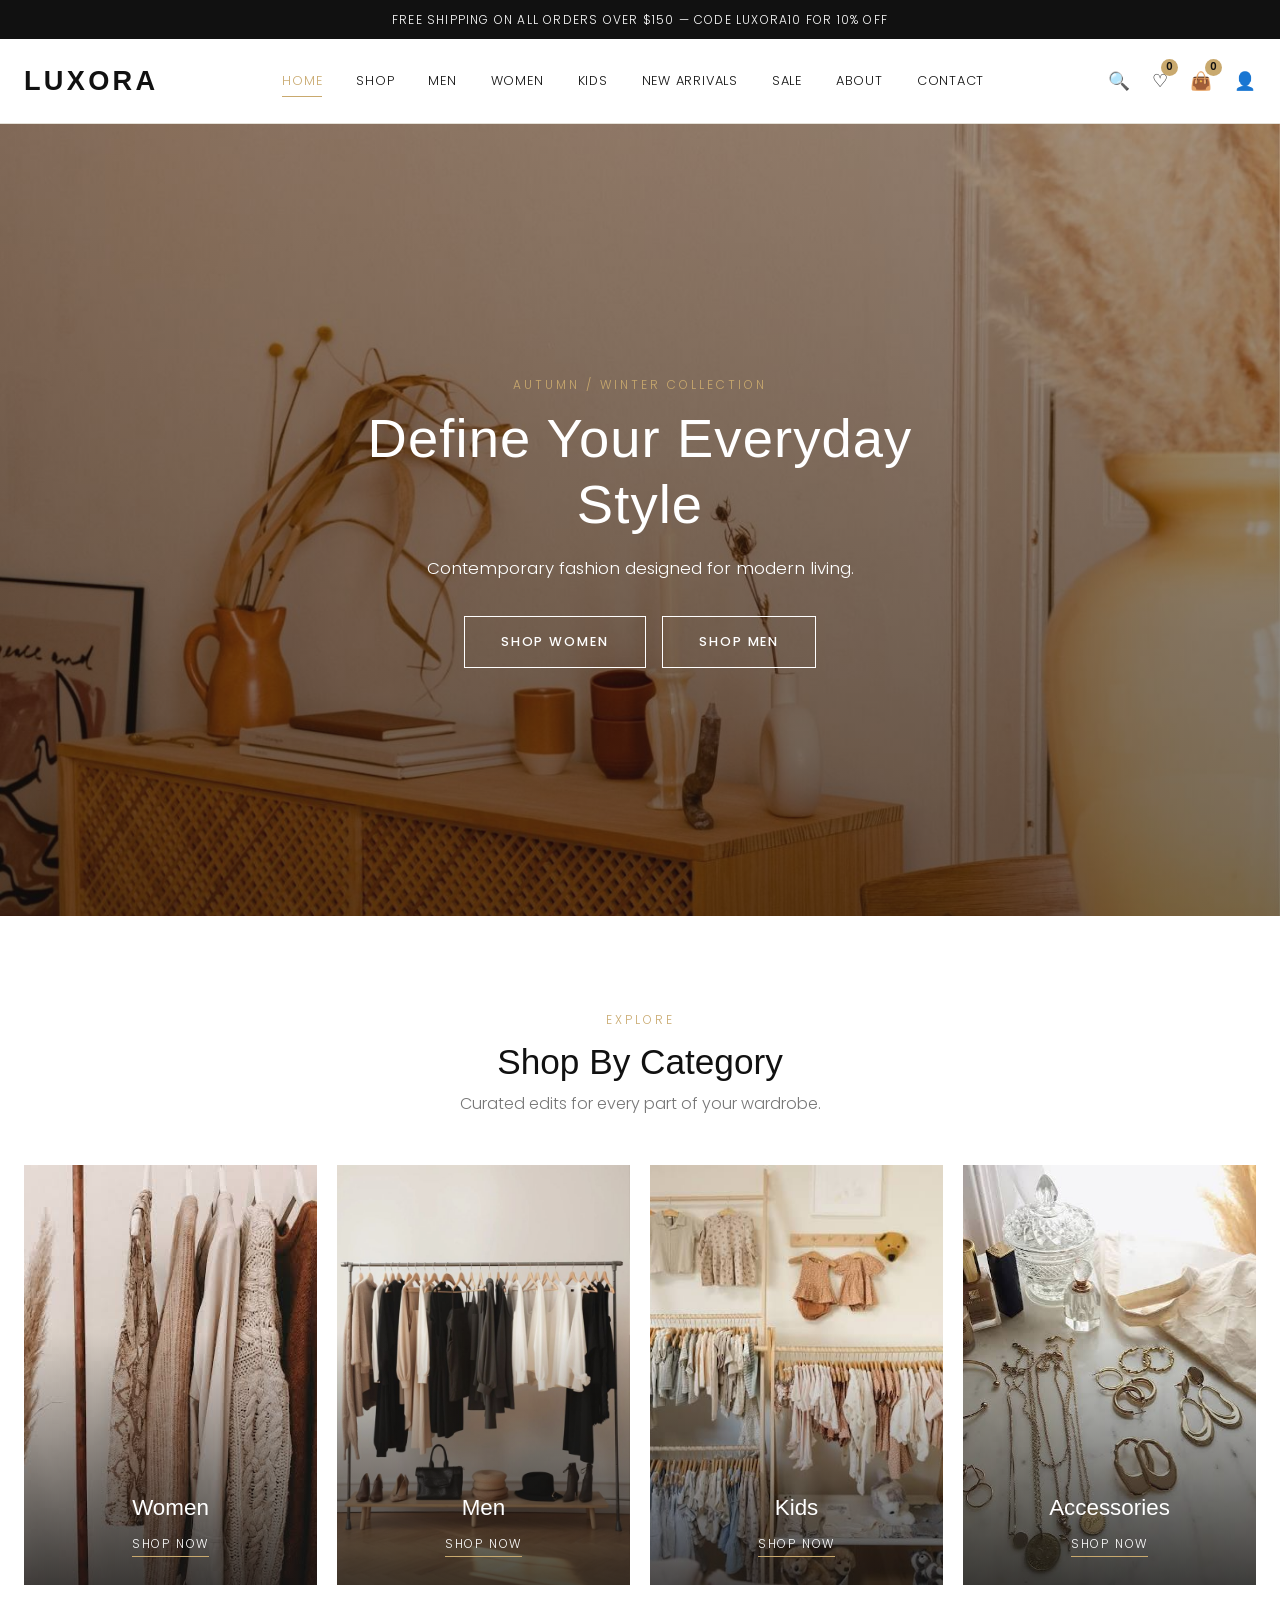
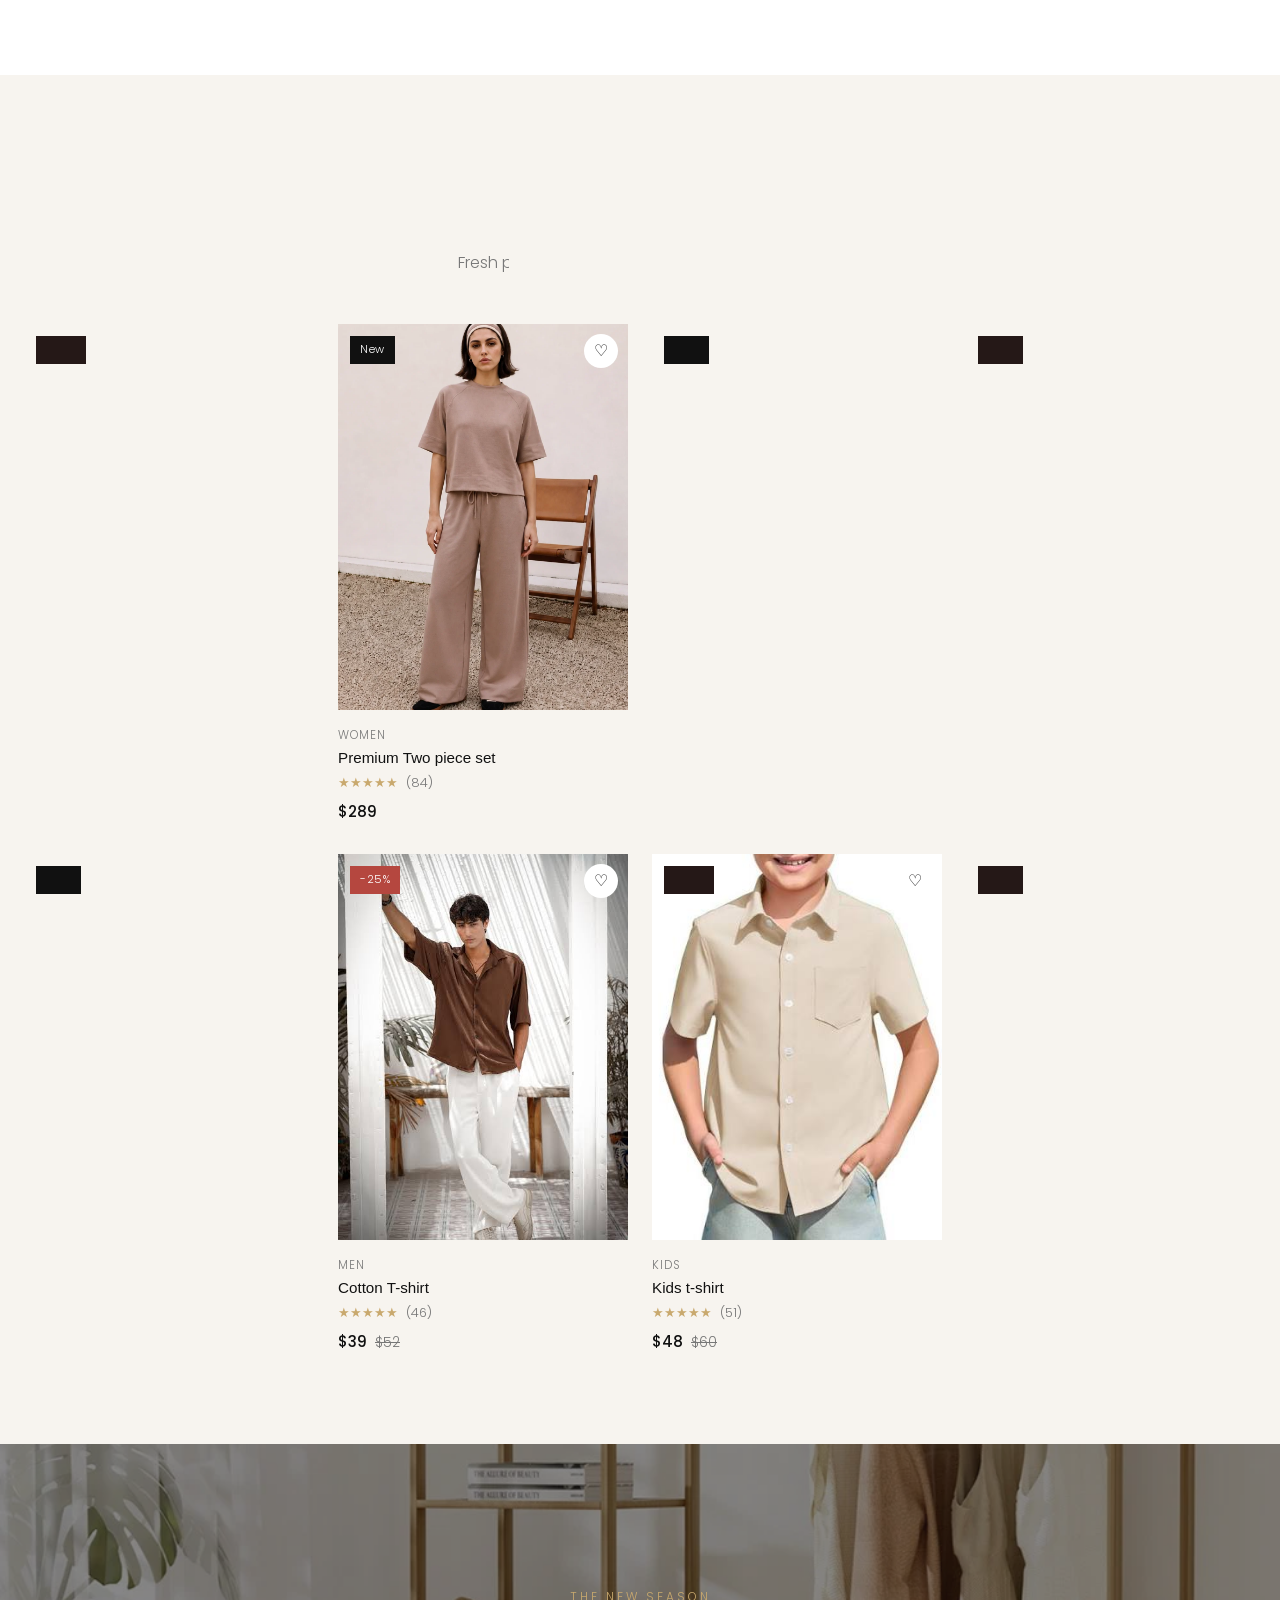
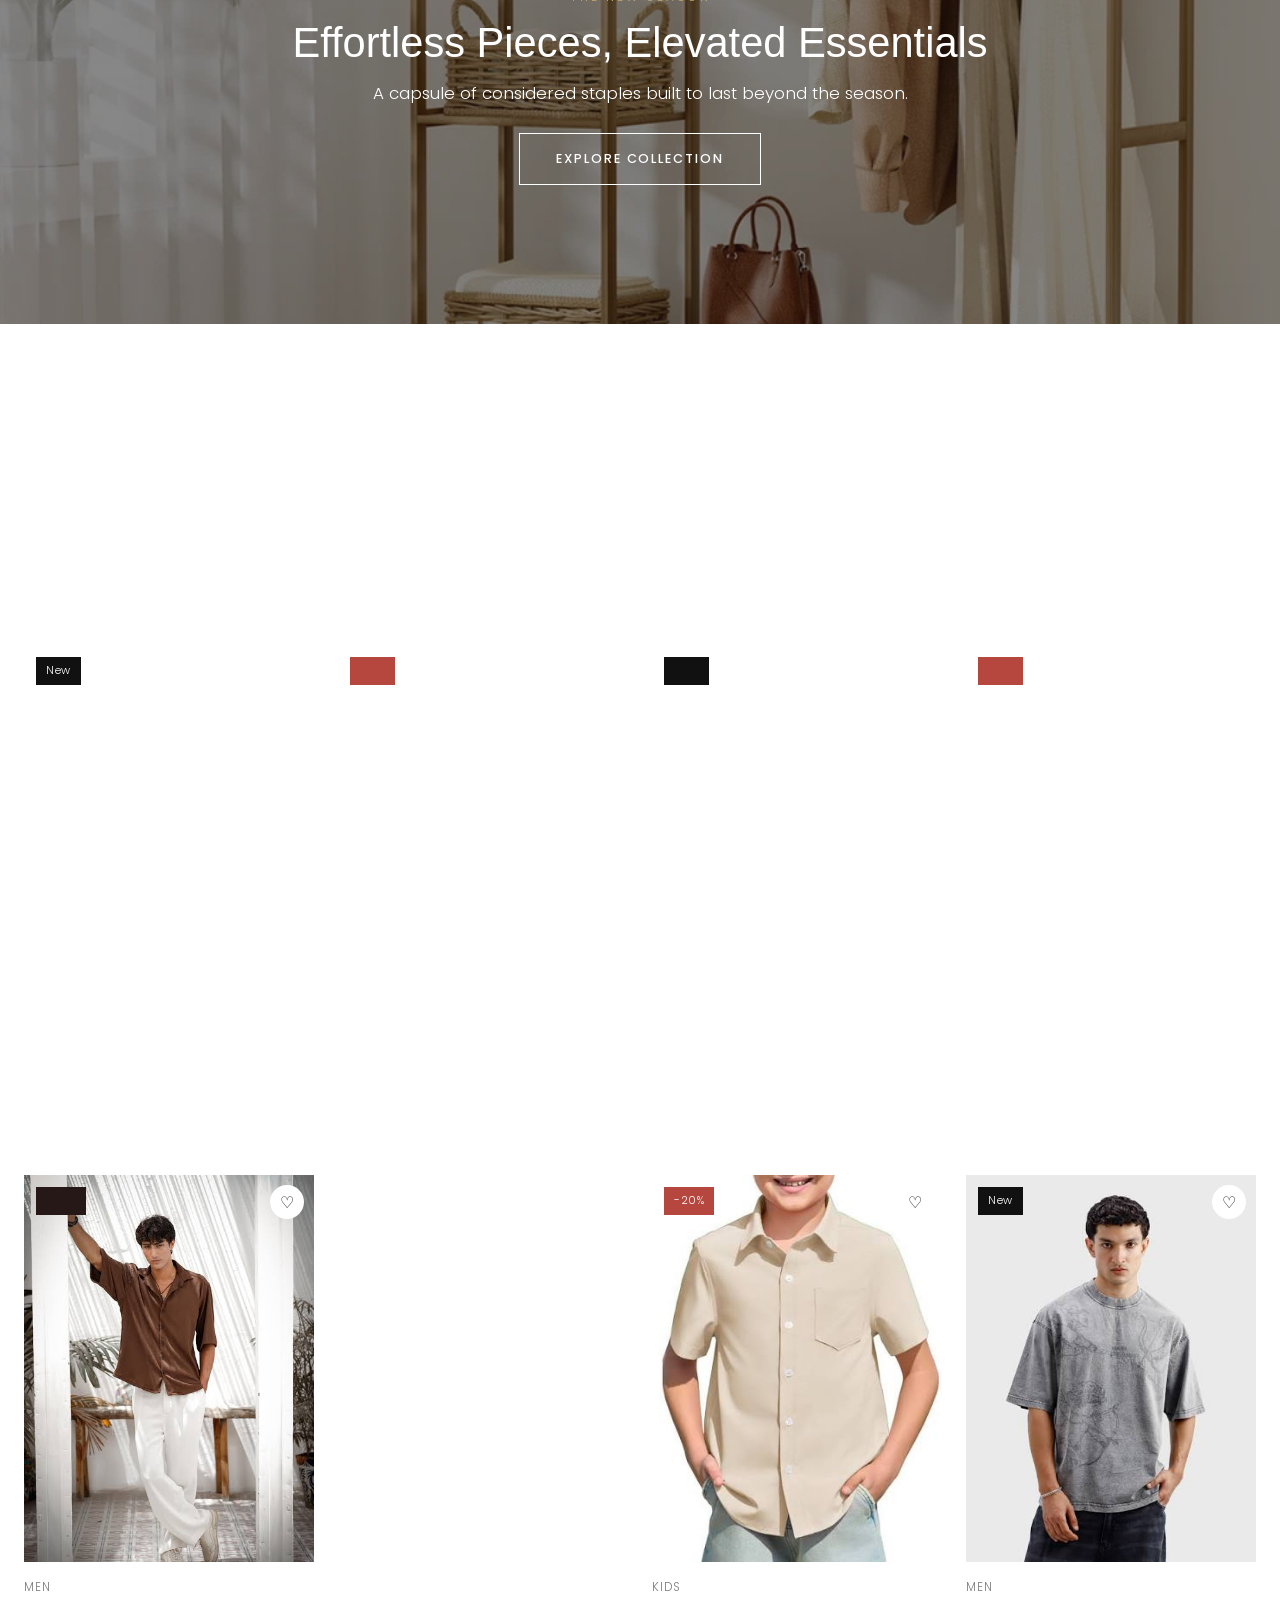
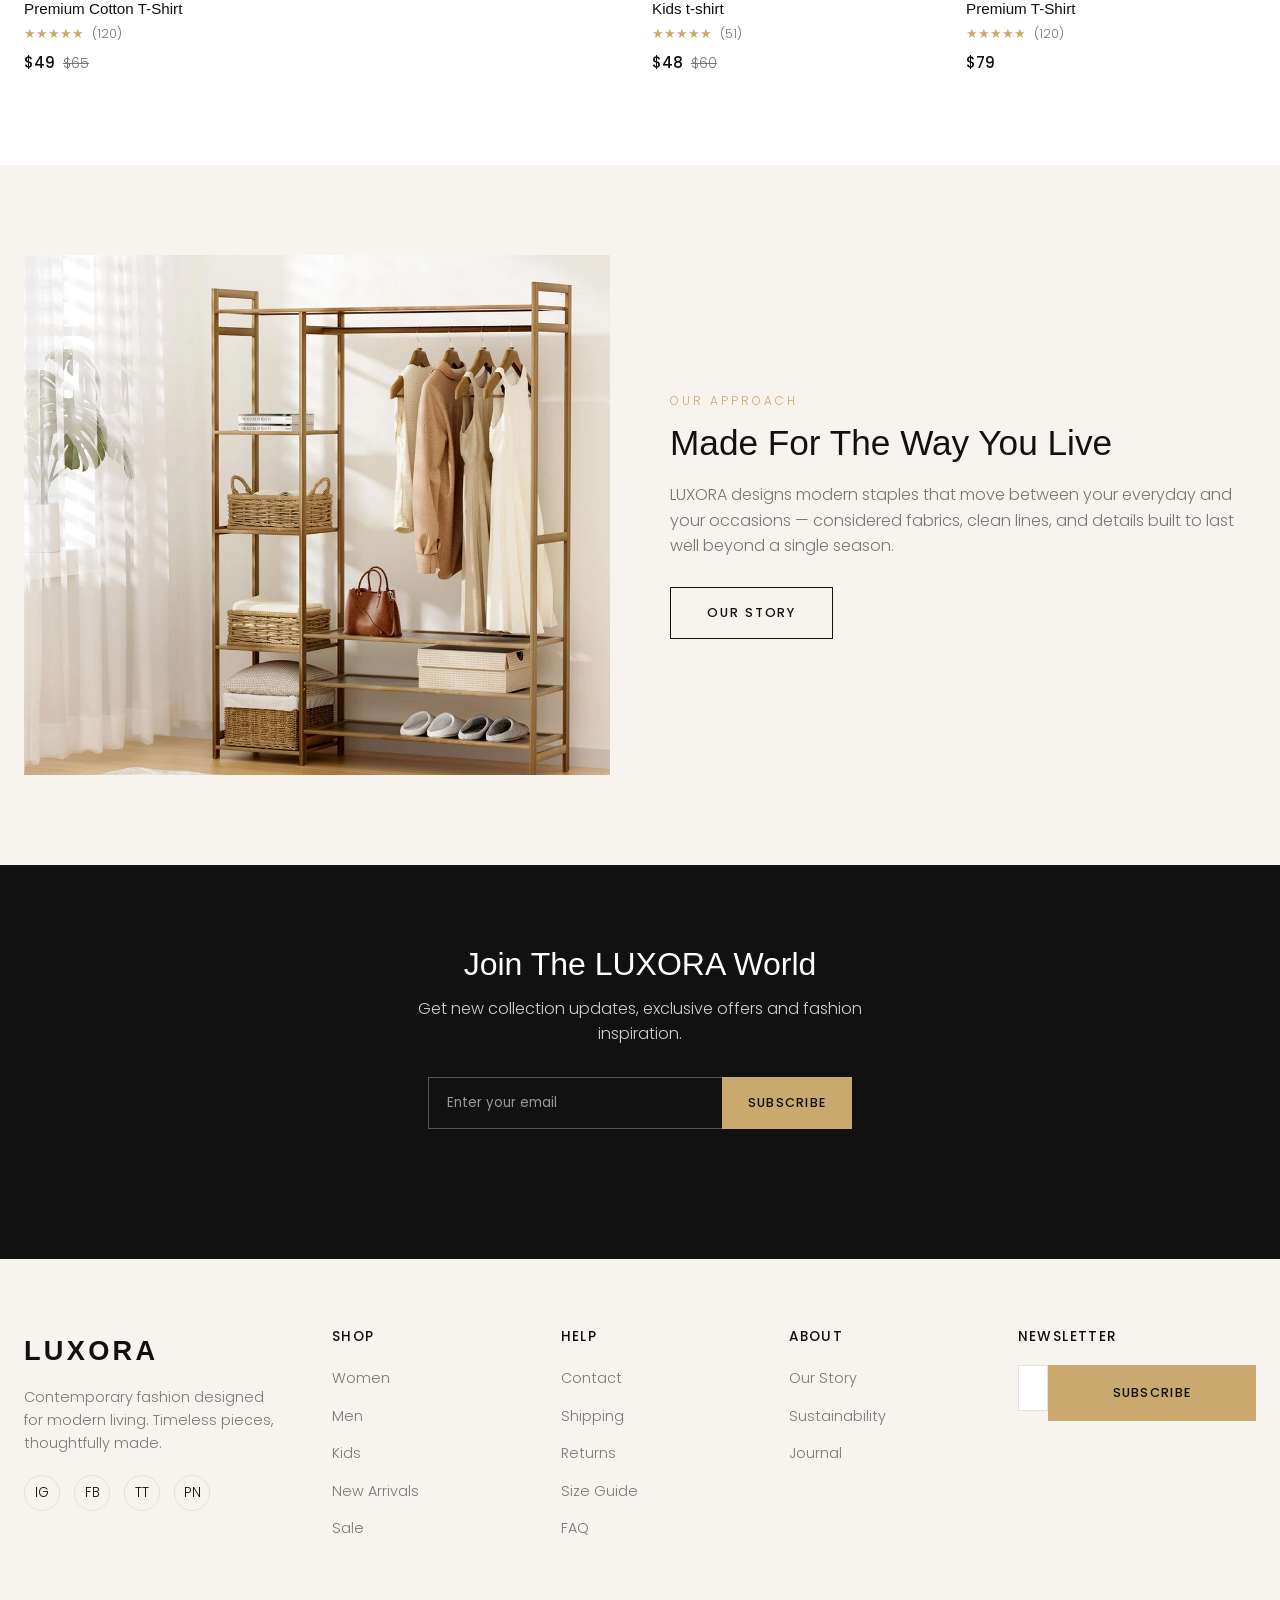
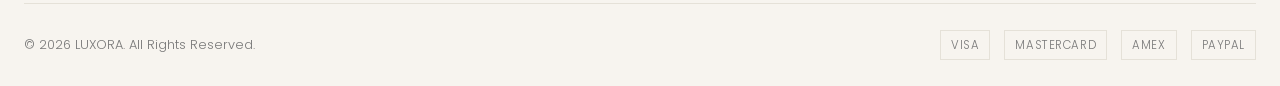
<file: index.html>
<!DOCTYPE html>
<html lang="en">
<head>
<meta charset="UTF-8">
<meta name="viewport" content="width=device-width, initial-scale=1.0">
<title>LUXORA — Style That Defines You — LUXORA</title>
<meta name="description" content="LUXORA is a modern fashion e-commerce experience for men, women and kids.">
<link rel="icon" href="data:,">
<link rel="stylesheet" href="css/style.css">
<link rel="stylesheet" href="css/responsive.css">
</head>
<body>
<div class="announcement-bar">Free shipping on all orders over $150 &mdash; Code LUXORA10 for 10% off</div>
<header class="site-header">
    <div class="header-inner">
        <a href="index.html" class="logo">LUXORA</a>
        <nav class="main-nav">
            <a href="index.html" class="active">Home</a>
            <a href="shop.html" class="">Shop</a>
            <a href="shop.html?category=Men" class="">Men</a>
            <a href="shop.html?category=Women" class="">Women</a>
            <a href="shop.html?category=Kids" class="">Kids</a>
            <a href="shop.html" class="">New Arrivals</a>
            <a href="sale.html" class="">Sale</a>
            <a href="about.html" class="">About</a>
            <a href="contact.html" class="">Contact</a>
        </nav>
        <div class="header-icons">
            <a href="#" class="icon-btn search-trigger" aria-label="Search">&#128269;</a>
            <a href="wishlist.html" class="icon-btn" aria-label="Wishlist">&#9825;<span class="count-badge wishlist-count-badge">0</span></a>
            <a href="#" class="icon-btn cart-trigger" aria-label="Cart">&#128092;<span class="count-badge cart-count-badge">0</span></a>
            <a href="login.html" class="icon-btn" aria-label="Account">&#128100;</a>
            <button class="hamburger" aria-label="Open menu"><span></span><span></span><span></span></button>
        </div>
    </div>
</header>

<section class="hero">
    <img src="assets/images/hero.jpg" alt="LUXORA fashion editorial">
    <div class="hero-overlay"></div>
    <div class="hero-content">
        <span class="eyebrow">Autumn / Winter Collection</span>
        <h1>Define Your Everyday Style</h1>
        <p>Contemporary fashion designed for modern living.</p>
        <div class="hero-buttons">
            <a href="shop.html?category=Women" class="btn btn-outline">Shop Women</a>
            <a href="shop.html?category=Men" class="btn btn-outline">Shop Men</a>
        </div>
    </div>
</section>

<section class="section">
    <div class="container">
        <div class="section-head">
            <span class="eyebrow">Explore</span>
            <h2 class="section-title">Shop By Category</h2>
            <p class="section-subtitle">Curated edits for every part of your wardrobe.</p>
        </div>
        <div class="category-grid">
            <div class="category-card">
                <img src="assets/images/1.jpg" alt="Women's fashion">
                <div class="category-card-overlay">
                    <h3>Women</h3>
                    <a href="shop.html?category=Women">Shop Now</a>
                </div>
            </div>
            <div class="category-card">
                <img src="assets/images/2.jpg" alt="Men's fashion">
                <div class="category-card-overlay">
                    <h3>Men</h3>
                    <a href="shop.html?category=Men">Shop Now</a>
                </div>
            </div>
            <div class="category-card">
                <img src="assets/images/3.webp" alt="Kids' fashion">
                <div class="category-card-overlay">
                    <h3>Kids</h3>
                    <a href="shop.html?category=Kids">Shop Now</a>
                </div>
            </div>
            <div class="category-card">
                <img src="assets/images/images.jpg" alt="Accessories">
                <div class="category-card-overlay">
                    <h3>Accessories</h3>
                    <a href="shop.html?category=Accessories">Shop Now</a>
                </div>
            </div>
        </div>
    </div>
</section>

<section class="section section-cream">
    <div class="container">
        <div class="section-head">
            <span class="eyebrow">Just In</span>
            <h2 class="section-title">New Arrivals</h2>
            <p class="section-subtitle">Fresh pieces added to the collection this week.</p>
        </div>
        <div class="product-grid" id="new-arrivals-grid"></div>
    </div>
</section>

<section class="promo-banner">
    <img src="assets/images/promo.jpg" alt="The new season">
    <div class="hero-overlay"></div>
    <div class="promo-content">
        <span class="eyebrow">The New Season</span>
        <h2>Effortless Pieces, Elevated Essentials</h2>
        <p>A capsule of considered staples built to last beyond the season.</p>
        <a href="shop.html" class="btn btn-outline">Explore Collection</a>
    </div>
</section>

<section class="section">
    <div class="container">
        <div class="section-head">
            <span class="eyebrow">Loved By Many</span>
            <h2 class="section-title">Best Sellers</h2>
            <p class="section-subtitle">The pieces our customers keep coming back for.</p>
        </div>
        <div class="tab-buttons">
            <button class="tab-btn active" data-category="All">All</button>
            <button class="tab-btn" data-category="Men">Men</button>
            <button class="tab-btn" data-category="Women">Women</button>
            <button class="tab-btn" data-category="Kids">Kids</button>
        </div>
        <div class="product-grid" id="best-sellers-grid"></div>
    </div>
</section>

<section class="section section-cream">
    <div class="container">
        <div class="split-section">
            <img src="assets/images/promo.jpg" alt="Made for the way you live">
            <div class="split-text">
                <span class="eyebrow">Our Approach</span>
                <h2>Made For The Way You Live</h2>
                <p>LUXORA designs modern staples that move between your everyday and your occasions &mdash; considered fabrics, clean lines, and details built to last well beyond a single season.</p>
                <a href="about.html" class="btn btn-outline-dark">Our Story</a>
            </div>
        </div>
    </div>
</section>

<section class="newsletter">
    <h2>Join The LUXORA World</h2>
    <p>Get new collection updates, exclusive offers and fashion inspiration.</p>
    <form class="newsletter-form">
        <input type="email" placeholder="Enter your email" required>
        <button type="submit">Subscribe</button>
    </form>
    <p class="newsletter-message"></p>
</section>
<footer class="site-footer">
    <div class="container">
        <div class="footer-grid">
            <div class="footer-col footer-brand">
                <a href="index.html" class="logo">LUXORA</a>
                <p>Contemporary fashion designed for modern living. Timeless pieces, thoughtfully made.</p>
                <div class="social-links">
                    <a href="#" aria-label="Instagram">IG</a>
                    <a href="#" aria-label="Facebook">FB</a>
                    <a href="#" aria-label="TikTok">TT</a>
                    <a href="#" aria-label="Pinterest">PN</a>
                </div>
            </div>
            <div class="footer-col">
                <h4>Shop</h4>
                <ul>
                    <li><a href="shop.html?category=Women">Women</a></li>
                    <li><a href="shop.html?category=Men">Men</a></li>
                    <li><a href="shop.html?category=Kids">Kids</a></li>
                    <li><a href="shop.html">New Arrivals</a></li>
                    <li><a href="sale.html">Sale</a></li>
                </ul>
            </div>
            <div class="footer-col">
                <h4>Help</h4>
                <ul>
                    <li><a href="contact.html">Contact</a></li>
                    <li><a href="faq.html">Shipping</a></li>
                    <li><a href="faq.html">Returns</a></li>
                    <li><a href="size-guide.html">Size Guide</a></li>
                    <li><a href="faq.html">FAQ</a></li>
                </ul>
            </div>
            <div class="footer-col">
                <h4>About</h4>
                <ul>
                    <li><a href="about.html">Our Story</a></li>
                    <li><a href="about.html">Sustainability</a></li>
                    <li><a href="about.html">Journal</a></li>
                </ul>
            </div>
            <div class="footer-col footer-newsletter">
                <h4>Newsletter</h4>
                <form class="newsletter-form">
                    <input type="email" placeholder="Your email" required>
                    <button type="submit" class="btn btn-dark btn-block">Subscribe</button>
                </form>
                <p class="newsletter-message"></p>
            </div>
        </div>
        <div class="footer-bottom">
            <p>&copy; 2026 LUXORA. All Rights Reserved.</p>
            <div class="payment-icons">
                <span>Visa</span><span>Mastercard</span><span>Amex</span><span>PayPal</span>
            </div>
        </div>
    </div>
</footer>
<!-- Search overlay -->
<div class="search-overlay">
    <button class="search-close" aria-label="Close search">&times;</button>
    <div class="search-box">
        <input type="text" class="search-input" placeholder="Search products..." autocomplete="off">
        <div class="search-results"></div>
    </div>
</div>

<!-- Mobile navigation drawer -->
<div class="nav-scrim"></div>
<div class="mobile-nav">
    <button class="mobile-nav-close" aria-label="Close menu">&times;</button>
    <a href="index.html">Home</a>
    <a href="shop.html">Shop</a>
    <a href="shop.html?category=Men">Men</a>
    <a href="shop.html?category=Women">Women</a>
    <a href="shop.html?category=Kids">Kids</a>
    <a href="shop.html">New Arrivals</a>
    <a href="sale.html">Sale</a>
    <a href="about.html">About</a>
    <a href="contact.html">Contact</a>
    <a href="wishlist.html">Wishlist</a>
    <a href="cart.html">Cart</a>
    <a href="login.html">Account</a>
</div>

<!-- Mini cart drawer -->
<div class="nav-scrim" id="mini-cart-scrim"></div>
<div class="mini-cart" id="mini-cart">
    <div class="mini-cart-header">
        <h3>Your Cart</h3>
        <button id="mini-cart-close" aria-label="Close cart">&times;</button>
    </div>
    <div class="mini-cart-items" id="mini-cart-items"></div>
    <div class="mini-cart-footer">
        <div class="mini-cart-subtotal">
            <span>Subtotal</span>
            <span id="mini-cart-subtotal">$0</span>
        </div>
        <a href="cart.html" class="btn btn-outline-dark btn-block" style="margin-bottom:10px;">View Cart</a>
        <a href="checkout.html" class="btn btn-dark btn-block">Checkout</a>
    </div>
</div>

<!-- Toast notification -->
<div class="toast" id="toast"></div>
<script src="js/products.js"></script>
<script src="js/cart.js"></script>
<script src="js/wishlist.js"></script>
<script src="js/main.js"></script>
</body>
</html>
</file>
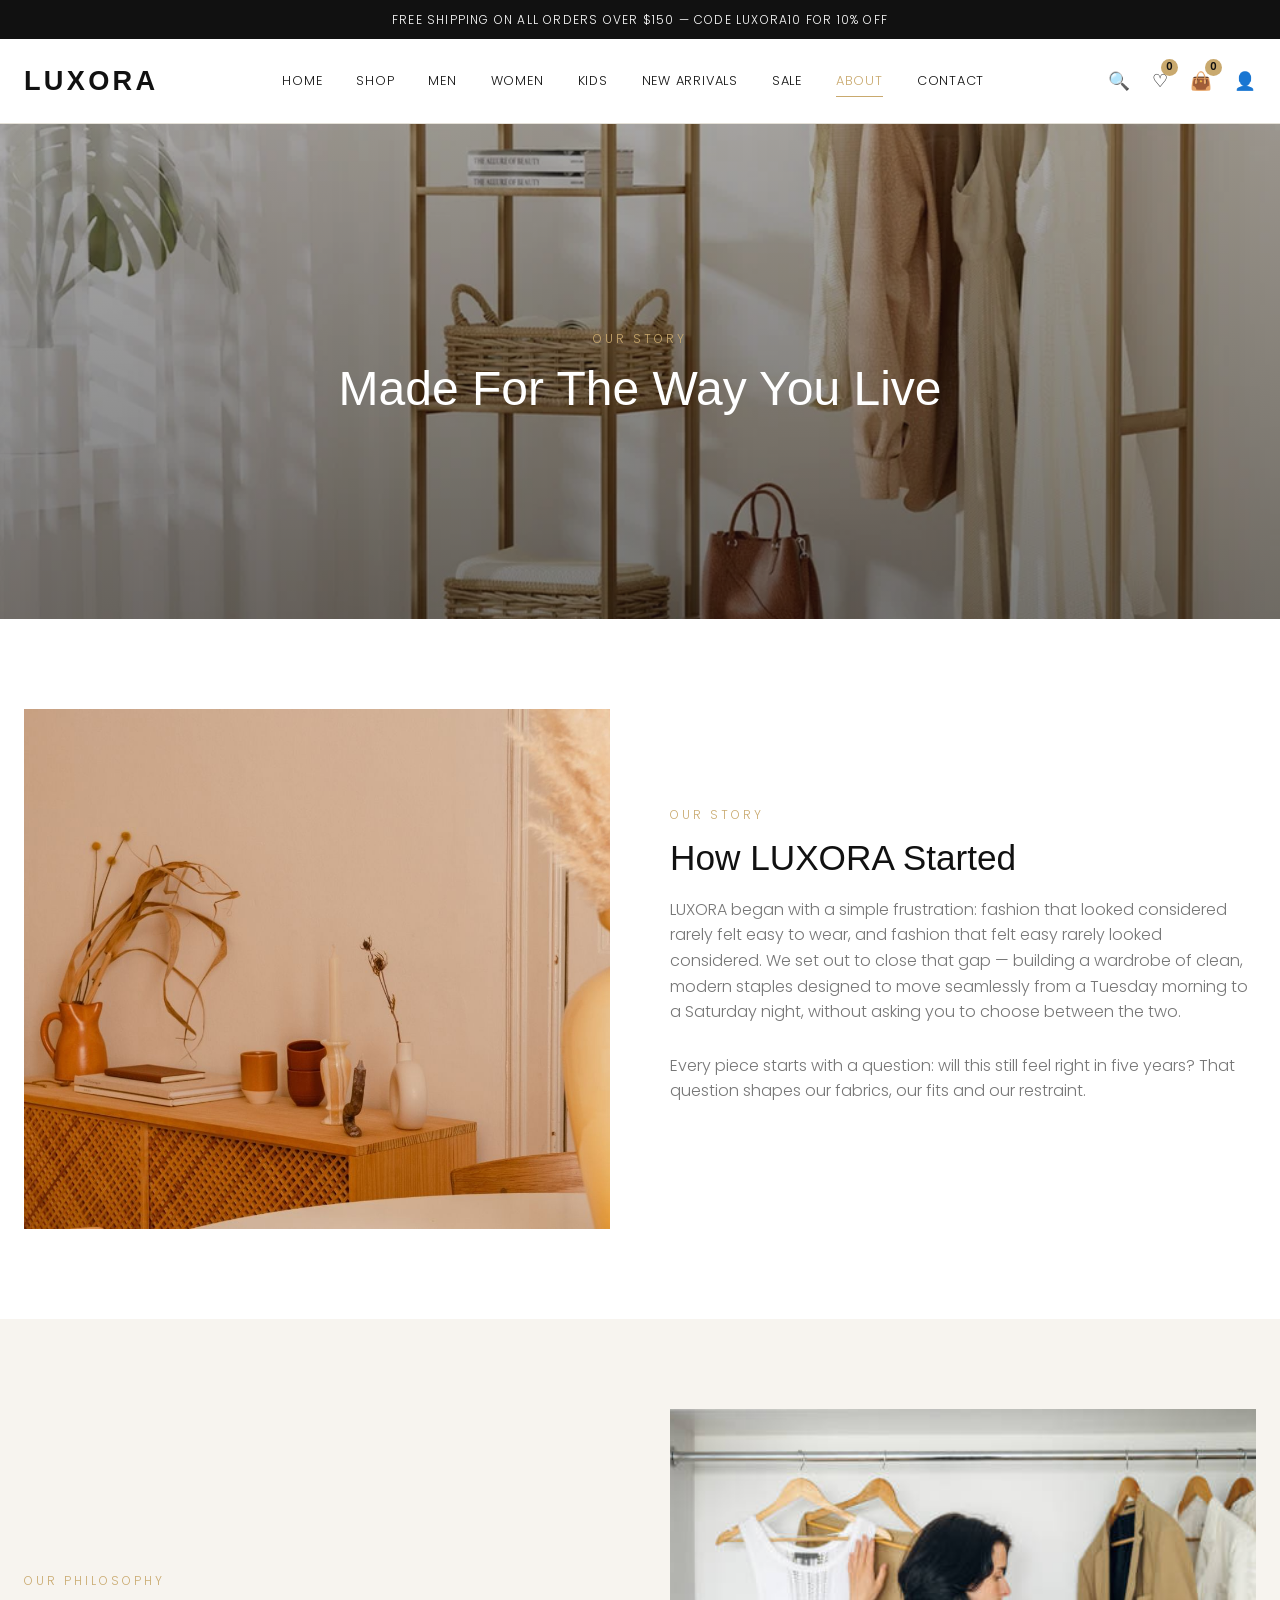
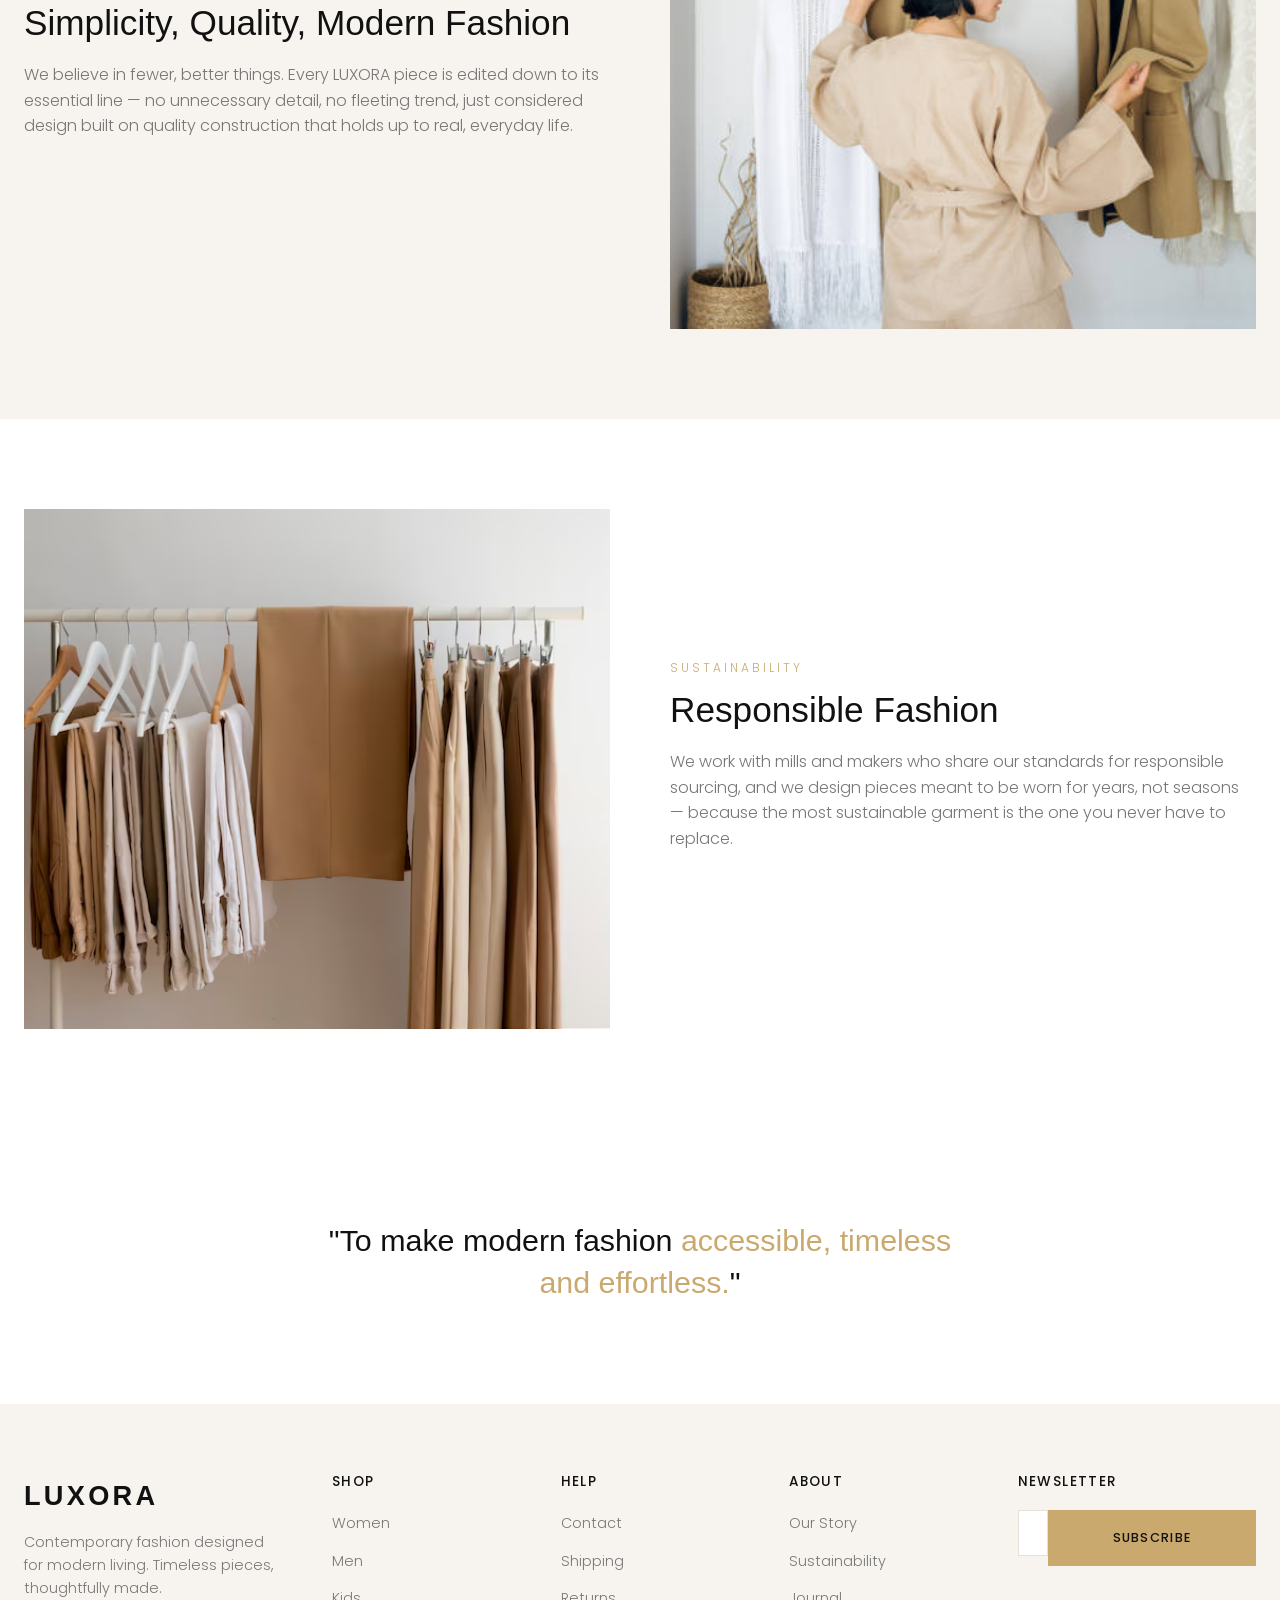
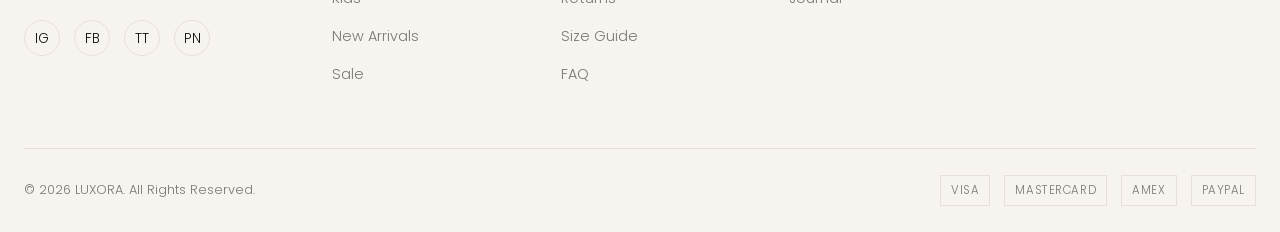
<file: about.html>
<!DOCTYPE html>
<html lang="en">
<head>
<meta charset="UTF-8">
<meta name="viewport" content="width=device-width, initial-scale=1.0">
<title>About Us — LUXORA</title>
<meta name="description" content="Learn about LUXORA's story, philosophy, sustainability practices and mission.">
<link rel="icon" href="data:,">
<link rel="stylesheet" href="css/style.css">
<link rel="stylesheet" href="css/responsive.css">
</head>
<body>
<div class="announcement-bar">Free shipping on all orders over $150 &mdash; Code LUXORA10 for 10% off</div>
<header class="site-header">
    <div class="header-inner">
        <a href="index.html" class="logo">LUXORA</a>
        <nav class="main-nav">
            <a href="index.html" class="">Home</a>
            <a href="shop.html" class="">Shop</a>
            <a href="shop.html?category=Men" class="">Men</a>
            <a href="shop.html?category=Women" class="">Women</a>
            <a href="shop.html?category=Kids" class="">Kids</a>
            <a href="shop.html" class="">New Arrivals</a>
            <a href="sale.html" class="">Sale</a>
            <a href="about.html" class="active">About</a>
            <a href="contact.html" class="">Contact</a>
        </nav>
        <div class="header-icons">
            <a href="#" class="icon-btn search-trigger" aria-label="Search">&#128269;</a>
            <a href="wishlist.html" class="icon-btn" aria-label="Wishlist">&#9825;<span class="count-badge wishlist-count-badge">0</span></a>
            <a href="#" class="icon-btn cart-trigger" aria-label="Cart">&#128092;<span class="count-badge cart-count-badge">0</span></a>
            <a href="login.html" class="icon-btn" aria-label="Account">&#128100;</a>
            <button class="hamburger" aria-label="Open menu"><span></span><span></span><span></span></button>
        </div>
    </div>
</header>

<section class="about-hero">
    <img src="assets/images/promo.jpg" alt="LUXORA studio">
    <div class="hero-overlay"></div>
    <div class="about-hero-content">
        <span class="eyebrow" style="color:var(--color-gold);">Our Story</span>
        <h1>Made For The Way You Live</h1>
    </div>
</section>

<section class="section">
    <div class="container">
        <div class="split-section">
            <img src="assets/images/hero.jpg" alt="LUXORA design process">
            <div class="split-text">
                <span class="eyebrow">Our Story</span>
                <h2>How LUXORA Started</h2>
                <p>LUXORA began with a simple frustration: fashion that looked considered rarely felt easy to wear, and fashion that felt easy rarely looked considered. We set out to close that gap &mdash; building a wardrobe of clean, modern staples designed to move seamlessly from a Tuesday morning to a Saturday night, without asking you to choose between the two.</p>
                <p>Every piece starts with a question: will this still feel right in five years? That question shapes our fabrics, our fits and our restraint.</p>
            </div>
        </div>
    </div>
</section>

<section class="section section-cream">
    <div class="container">
        <div class="split-section split-reverse">
            <img src="assets/images/category-women.jpg" alt="LUXORA philosophy">
            <div class="split-text">
                <span class="eyebrow">Our Philosophy</span>
                <h2>Simplicity, Quality, Modern Fashion</h2>
                <p>We believe in fewer, better things. Every LUXORA piece is edited down to its essential line &mdash; no unnecessary detail, no fleeting trend, just considered design built on quality construction that holds up to real, everyday life.</p>
            </div>
        </div>
    </div>
</section>

<section class="section">
    <div class="container">
        <div class="split-section">
            <img src="assets/images/category-men.jpg" alt="Sustainability at LUXORA">
            <div class="split-text">
                <span class="eyebrow">Sustainability</span>
                <h2>Responsible Fashion</h2>
                <p>We work with mills and makers who share our standards for responsible sourcing, and we design pieces meant to be worn for years, not seasons &mdash; because the most sustainable garment is the one you never have to replace.</p>
            </div>
        </div>
    </div>
</section>

<div class="mission-quote">
    "To make modern fashion <span>accessible, timeless and effortless.</span>"
</div>
<footer class="site-footer">
    <div class="container">
        <div class="footer-grid">
            <div class="footer-col footer-brand">
                <a href="index.html" class="logo">LUXORA</a>
                <p>Contemporary fashion designed for modern living. Timeless pieces, thoughtfully made.</p>
                <div class="social-links">
                    <a href="#" aria-label="Instagram">IG</a>
                    <a href="#" aria-label="Facebook">FB</a>
                    <a href="#" aria-label="TikTok">TT</a>
                    <a href="#" aria-label="Pinterest">PN</a>
                </div>
            </div>
            <div class="footer-col">
                <h4>Shop</h4>
                <ul>
                    <li><a href="shop.html?category=Women">Women</a></li>
                    <li><a href="shop.html?category=Men">Men</a></li>
                    <li><a href="shop.html?category=Kids">Kids</a></li>
                    <li><a href="shop.html">New Arrivals</a></li>
                    <li><a href="sale.html">Sale</a></li>
                </ul>
            </div>
            <div class="footer-col">
                <h4>Help</h4>
                <ul>
                    <li><a href="contact.html">Contact</a></li>
                    <li><a href="faq.html">Shipping</a></li>
                    <li><a href="faq.html">Returns</a></li>
                    <li><a href="size-guide.html">Size Guide</a></li>
                    <li><a href="faq.html">FAQ</a></li>
                </ul>
            </div>
            <div class="footer-col">
                <h4>About</h4>
                <ul>
                    <li><a href="about.html">Our Story</a></li>
                    <li><a href="about.html">Sustainability</a></li>
                    <li><a href="about.html">Journal</a></li>
                </ul>
            </div>
            <div class="footer-col footer-newsletter">
                <h4>Newsletter</h4>
                <form class="newsletter-form">
                    <input type="email" placeholder="Your email" required>
                    <button type="submit" class="btn btn-dark btn-block">Subscribe</button>
                </form>
                <p class="newsletter-message"></p>
            </div>
        </div>
        <div class="footer-bottom">
            <p>&copy; 2026 LUXORA. All Rights Reserved.</p>
            <div class="payment-icons">
                <span>Visa</span><span>Mastercard</span><span>Amex</span><span>PayPal</span>
            </div>
        </div>
    </div>
</footer>
<!-- Search overlay -->
<div class="search-overlay">
    <button class="search-close" aria-label="Close search">&times;</button>
    <div class="search-box">
        <input type="text" class="search-input" placeholder="Search products..." autocomplete="off">
        <div class="search-results"></div>
    </div>
</div>

<!-- Mobile navigation drawer -->
<div class="nav-scrim"></div>
<div class="mobile-nav">
    <button class="mobile-nav-close" aria-label="Close menu">&times;</button>
    <a href="index.html">Home</a>
    <a href="shop.html">Shop</a>
    <a href="shop.html?category=Men">Men</a>
    <a href="shop.html?category=Women">Women</a>
    <a href="shop.html?category=Kids">Kids</a>
    <a href="shop.html">New Arrivals</a>
    <a href="sale.html">Sale</a>
    <a href="about.html">About</a>
    <a href="contact.html">Contact</a>
    <a href="wishlist.html">Wishlist</a>
    <a href="cart.html">Cart</a>
    <a href="login.html">Account</a>
</div>

<!-- Mini cart drawer -->
<div class="nav-scrim" id="mini-cart-scrim"></div>
<div class="mini-cart" id="mini-cart">
    <div class="mini-cart-header">
        <h3>Your Cart</h3>
        <button id="mini-cart-close" aria-label="Close cart">&times;</button>
    </div>
    <div class="mini-cart-items" id="mini-cart-items"></div>
    <div class="mini-cart-footer">
        <div class="mini-cart-subtotal">
            <span>Subtotal</span>
            <span id="mini-cart-subtotal">$0</span>
        </div>
        <a href="cart.html" class="btn btn-outline-dark btn-block" style="margin-bottom:10px;">View Cart</a>
        <a href="checkout.html" class="btn btn-dark btn-block">Checkout</a>
    </div>
</div>

<!-- Toast notification -->
<div class="toast" id="toast"></div>
<script src="js/products.js"></script>
<script src="js/cart.js"></script>
<script src="js/wishlist.js"></script>
<script src="js/main.js"></script>
</body>
</html>
</file>
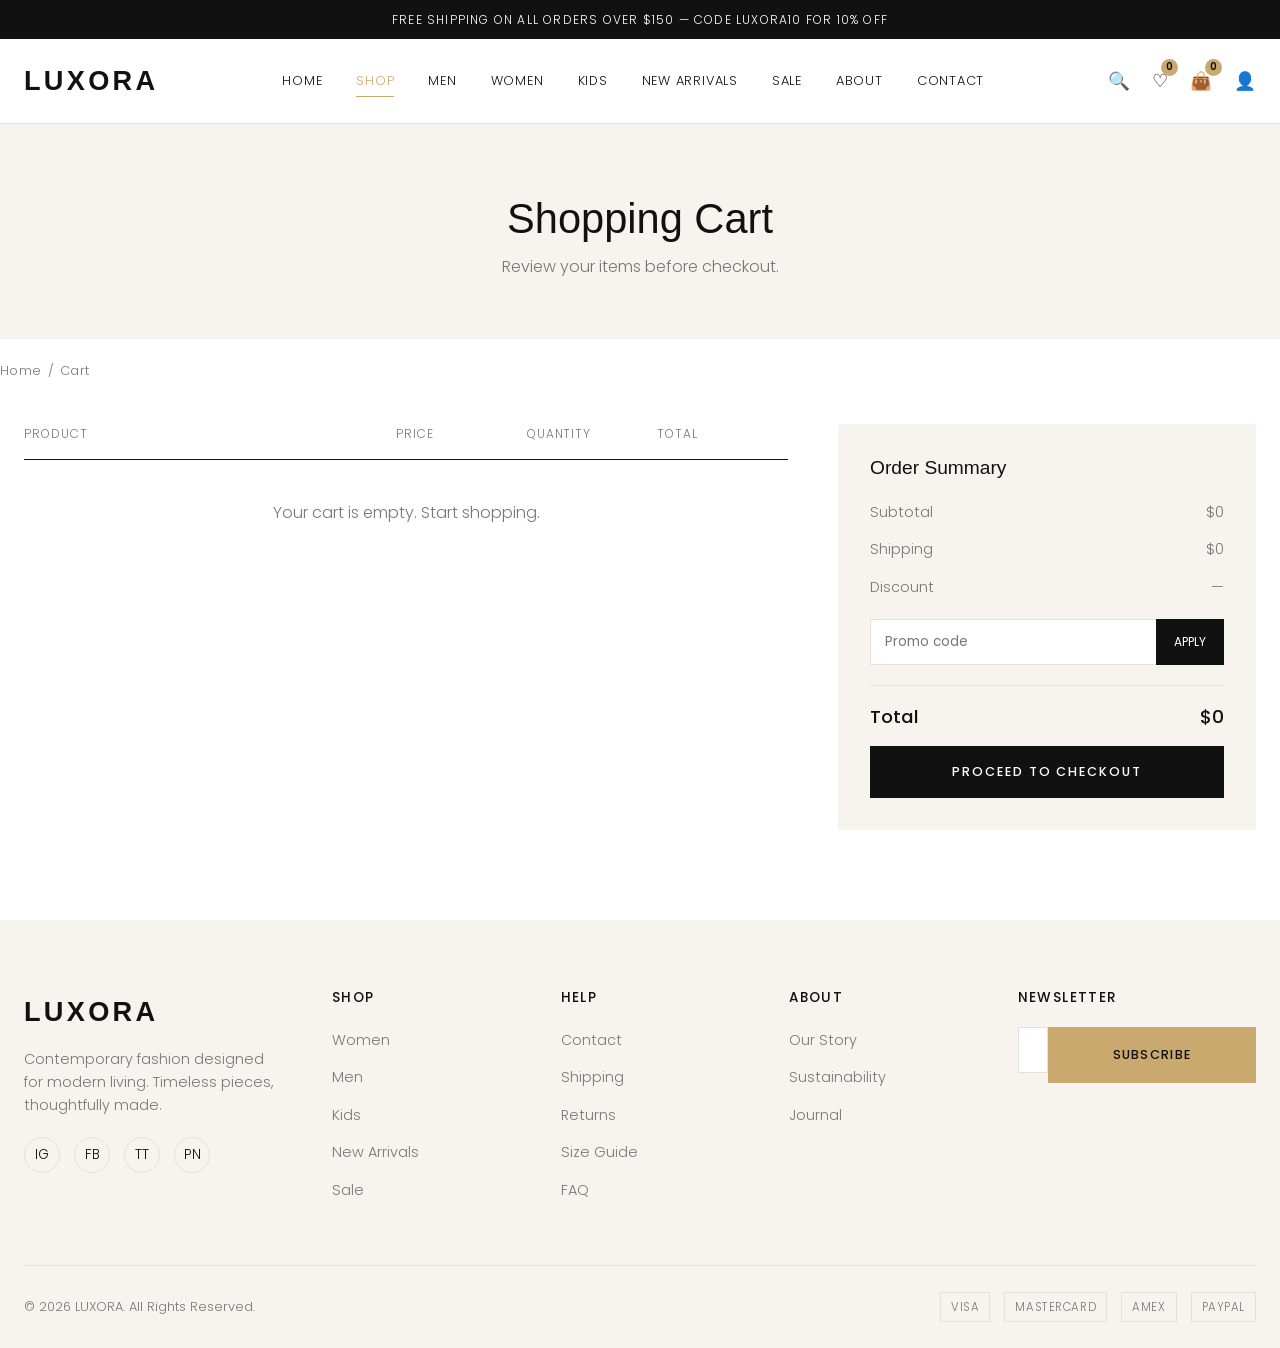
<file: cart.html>
<!DOCTYPE html>
<html lang="en">
<head>
<meta charset="UTF-8">
<meta name="viewport" content="width=device-width, initial-scale=1.0">
<title>Shopping Cart — LUXORA</title>
<meta name="description" content="Review the items in your LUXORA shopping cart.">
<link rel="icon" href="data:,">
<link rel="stylesheet" href="css/style.css">
<link rel="stylesheet" href="css/responsive.css">
</head>
<body>
<div class="announcement-bar">Free shipping on all orders over $150 &mdash; Code LUXORA10 for 10% off</div>
<header class="site-header">
    <div class="header-inner">
        <a href="index.html" class="logo">LUXORA</a>
        <nav class="main-nav">
            <a href="index.html" class="">Home</a>
            <a href="shop.html" class="active">Shop</a>
            <a href="shop.html?category=Men" class="">Men</a>
            <a href="shop.html?category=Women" class="">Women</a>
            <a href="shop.html?category=Kids" class="">Kids</a>
            <a href="shop.html" class="">New Arrivals</a>
            <a href="sale.html" class="">Sale</a>
            <a href="about.html" class="">About</a>
            <a href="contact.html" class="">Contact</a>
        </nav>
        <div class="header-icons">
            <a href="#" class="icon-btn search-trigger" aria-label="Search">&#128269;</a>
            <a href="wishlist.html" class="icon-btn" aria-label="Wishlist">&#9825;<span class="count-badge wishlist-count-badge">0</span></a>
            <a href="#" class="icon-btn cart-trigger" aria-label="Cart">&#128092;<span class="count-badge cart-count-badge">0</span></a>
            <a href="login.html" class="icon-btn" aria-label="Account">&#128100;</a>
            <button class="hamburger" aria-label="Open menu"><span></span><span></span><span></span></button>
        </div>
    </div>
</header>

<div class="page-header">
    <h1>Shopping Cart</h1>
    <p>Review your items before checkout.</p>
</div>
<div class="breadcrumb container">
    <a href="index.html">Home</a><span>/</span>Cart
</div>
<section class="section" style="padding-top:20px;">
    <div class="container">
        <div class="cart-layout">
            <div class="cart-table">
                <div class="cart-table-head">
                    <span>Product</span>
                    <span>Price</span>
                    <span>Quantity</span>
                    <span>Total</span>
                    <span></span>
                </div>
                <div id="cart-items-body"></div>
            </div>
            <div class="order-summary">
                <h3>Order Summary</h3>
                <div class="summary-row">
                    <span>Subtotal</span>
                    <span id="cart-subtotal">$0</span>
                </div>
                <div class="summary-row">
                    <span>Shipping</span>
                    <span id="cart-shipping">$0</span>
                </div>
                <div class="summary-row">
                    <span>Discount</span>
                    <span>&mdash;</span>
                </div>
                <div class="promo-code">
                    <input type="text" placeholder="Promo code">
                    <button type="button">Apply</button>
                </div>
                <div class="summary-row total">
                    <span>Total</span>
                    <span id="cart-total">$0</span>
                </div>
                <a href="checkout.html" class="btn btn-dark btn-block" id="checkout-btn">Proceed to Checkout</a>
            </div>
        </div>
    </div>
</section>
<footer class="site-footer">
    <div class="container">
        <div class="footer-grid">
            <div class="footer-col footer-brand">
                <a href="index.html" class="logo">LUXORA</a>
                <p>Contemporary fashion designed for modern living. Timeless pieces, thoughtfully made.</p>
                <div class="social-links">
                    <a href="#" aria-label="Instagram">IG</a>
                    <a href="#" aria-label="Facebook">FB</a>
                    <a href="#" aria-label="TikTok">TT</a>
                    <a href="#" aria-label="Pinterest">PN</a>
                </div>
            </div>
            <div class="footer-col">
                <h4>Shop</h4>
                <ul>
                    <li><a href="shop.html?category=Women">Women</a></li>
                    <li><a href="shop.html?category=Men">Men</a></li>
                    <li><a href="shop.html?category=Kids">Kids</a></li>
                    <li><a href="shop.html">New Arrivals</a></li>
                    <li><a href="sale.html">Sale</a></li>
                </ul>
            </div>
            <div class="footer-col">
                <h4>Help</h4>
                <ul>
                    <li><a href="contact.html">Contact</a></li>
                    <li><a href="faq.html">Shipping</a></li>
                    <li><a href="faq.html">Returns</a></li>
                    <li><a href="size-guide.html">Size Guide</a></li>
                    <li><a href="faq.html">FAQ</a></li>
                </ul>
            </div>
            <div class="footer-col">
                <h4>About</h4>
                <ul>
                    <li><a href="about.html">Our Story</a></li>
                    <li><a href="about.html">Sustainability</a></li>
                    <li><a href="about.html">Journal</a></li>
                </ul>
            </div>
            <div class="footer-col footer-newsletter">
                <h4>Newsletter</h4>
                <form class="newsletter-form">
                    <input type="email" placeholder="Your email" required>
                    <button type="submit" class="btn btn-dark btn-block">Subscribe</button>
                </form>
                <p class="newsletter-message"></p>
            </div>
        </div>
        <div class="footer-bottom">
            <p>&copy; 2026 LUXORA. All Rights Reserved.</p>
            <div class="payment-icons">
                <span>Visa</span><span>Mastercard</span><span>Amex</span><span>PayPal</span>
            </div>
        </div>
    </div>
</footer>
<!-- Search overlay -->
<div class="search-overlay">
    <button class="search-close" aria-label="Close search">&times;</button>
    <div class="search-box">
        <input type="text" class="search-input" placeholder="Search products..." autocomplete="off">
        <div class="search-results"></div>
    </div>
</div>

<!-- Mobile navigation drawer -->
<div class="nav-scrim"></div>
<div class="mobile-nav">
    <button class="mobile-nav-close" aria-label="Close menu">&times;</button>
    <a href="index.html">Home</a>
    <a href="shop.html">Shop</a>
    <a href="shop.html?category=Men">Men</a>
    <a href="shop.html?category=Women">Women</a>
    <a href="shop.html?category=Kids">Kids</a>
    <a href="shop.html">New Arrivals</a>
    <a href="sale.html">Sale</a>
    <a href="about.html">About</a>
    <a href="contact.html">Contact</a>
    <a href="wishlist.html">Wishlist</a>
    <a href="cart.html">Cart</a>
    <a href="login.html">Account</a>
</div>

<!-- Mini cart drawer -->
<div class="nav-scrim" id="mini-cart-scrim"></div>
<div class="mini-cart" id="mini-cart">
    <div class="mini-cart-header">
        <h3>Your Cart</h3>
        <button id="mini-cart-close" aria-label="Close cart">&times;</button>
    </div>
    <div class="mini-cart-items" id="mini-cart-items"></div>
    <div class="mini-cart-footer">
        <div class="mini-cart-subtotal">
            <span>Subtotal</span>
            <span id="mini-cart-subtotal">$0</span>
        </div>
        <a href="cart.html" class="btn btn-outline-dark btn-block" style="margin-bottom:10px;">View Cart</a>
        <a href="checkout.html" class="btn btn-dark btn-block">Checkout</a>
    </div>
</div>

<!-- Toast notification -->
<div class="toast" id="toast"></div>
<script src="js/products.js"></script>
<script src="js/cart.js"></script>
<script src="js/wishlist.js"></script>
<script src="js/main.js"></script>
</body>
</html>
</file>
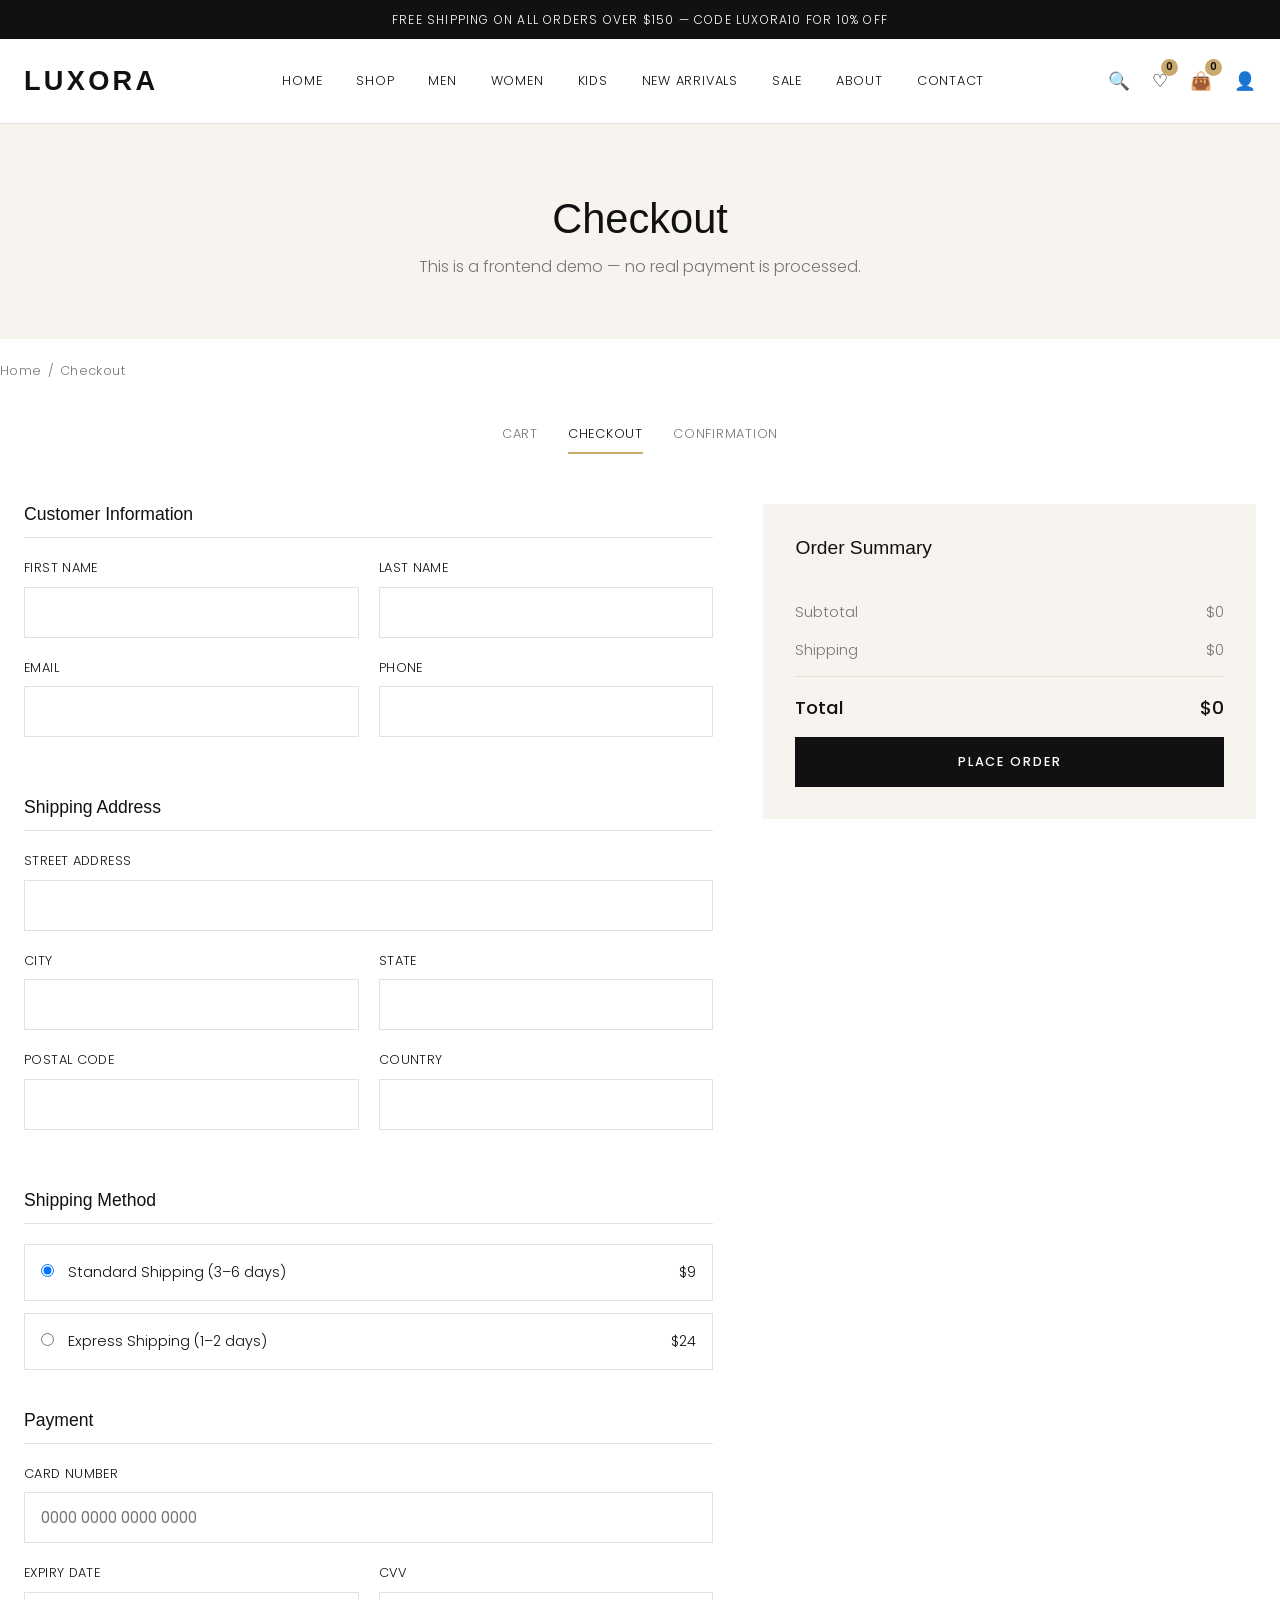
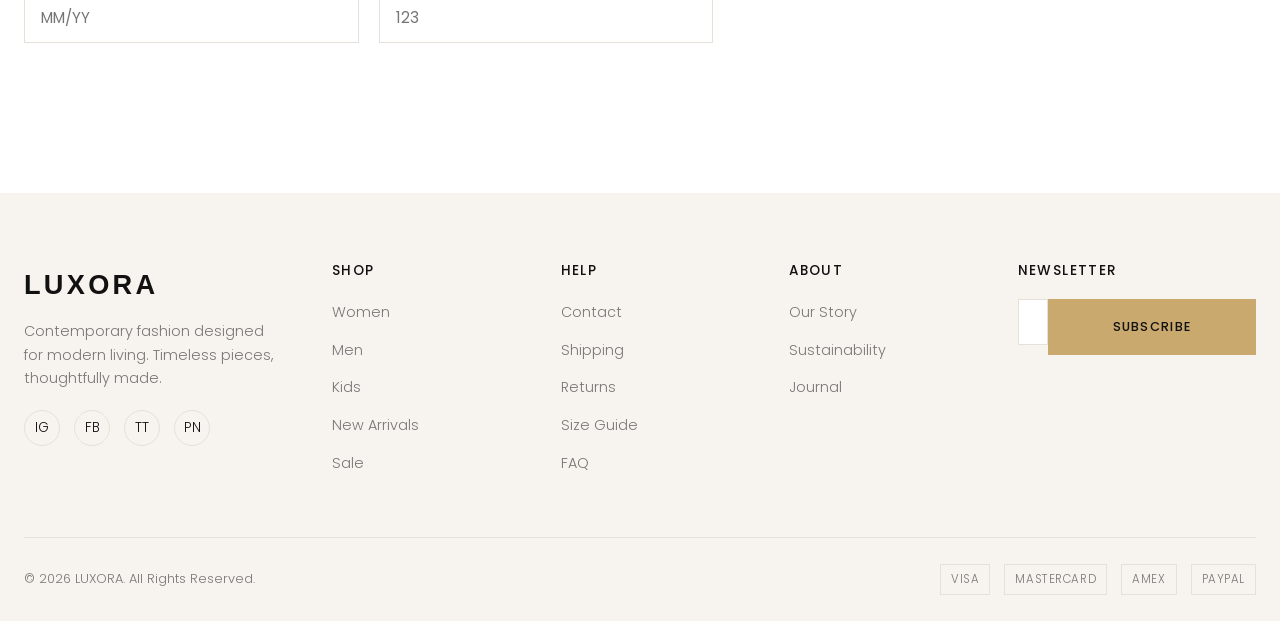
<file: checkout.html>
<!DOCTYPE html>
<html lang="en">
<head>
<meta charset="UTF-8">
<meta name="viewport" content="width=device-width, initial-scale=1.0">
<title>Checkout — LUXORA</title>
<meta name="description" content="Complete your LUXORA order. This is a frontend demo and does not process real payments.">
<link rel="icon" href="data:,">
<link rel="stylesheet" href="css/style.css">
<link rel="stylesheet" href="css/responsive.css">
</head>
<body>
<div class="announcement-bar">Free shipping on all orders over $150 &mdash; Code LUXORA10 for 10% off</div>
<header class="site-header">
    <div class="header-inner">
        <a href="index.html" class="logo">LUXORA</a>
        <nav class="main-nav">
            <a href="index.html" class="">Home</a>
            <a href="shop.html" class="">Shop</a>
            <a href="shop.html?category=Men" class="">Men</a>
            <a href="shop.html?category=Women" class="">Women</a>
            <a href="shop.html?category=Kids" class="">Kids</a>
            <a href="shop.html" class="">New Arrivals</a>
            <a href="sale.html" class="">Sale</a>
            <a href="about.html" class="">About</a>
            <a href="contact.html" class="">Contact</a>
        </nav>
        <div class="header-icons">
            <a href="#" class="icon-btn search-trigger" aria-label="Search">&#128269;</a>
            <a href="wishlist.html" class="icon-btn" aria-label="Wishlist">&#9825;<span class="count-badge wishlist-count-badge">0</span></a>
            <a href="#" class="icon-btn cart-trigger" aria-label="Cart">&#128092;<span class="count-badge cart-count-badge">0</span></a>
            <a href="login.html" class="icon-btn" aria-label="Account">&#128100;</a>
            <button class="hamburger" aria-label="Open menu"><span></span><span></span><span></span></button>
        </div>
    </div>
</header>

<div class="page-header">
    <h1>Checkout</h1>
    <p>This is a frontend demo &mdash; no real payment is processed.</p>
</div>
<div class="breadcrumb container">
    <a href="index.html">Home</a><span>/</span>Checkout
</div>
<section class="section" style="padding-top:20px;">
    <div class="container">
        <div id="checkout-form-view">
            <div class="checkout-steps">
                <span class="step">Cart</span>
                <span class="step active">Checkout</span>
                <span class="step">Confirmation</span>
            </div>
            <form class="checkout-layout" id="checkout-form">
                <div class="checkout-fields">
                    <div class="checkout-section">
                        <h3>Customer Information</h3>
                        <div class="form-row">
                            <div class="form-group">
                                <label>First Name</label>
                                <input type="text" required>
                            </div>
                            <div class="form-group">
                                <label>Last Name</label>
                                <input type="text" required>
                            </div>
                        </div>
                        <div class="form-row">
                            <div class="form-group">
                                <label>Email</label>
                                <input type="email" required>
                            </div>
                            <div class="form-group">
                                <label>Phone</label>
                                <input type="tel" required>
                            </div>
                        </div>
                    </div>

                    <div class="checkout-section">
                        <h3>Shipping Address</h3>
                        <div class="form-group">
                            <label>Street Address</label>
                            <input type="text" required>
                        </div>
                        <div class="form-row">
                            <div class="form-group">
                                <label>City</label>
                                <input type="text" required>
                            </div>
                            <div class="form-group">
                                <label>State</label>
                                <input type="text" required>
                            </div>
                        </div>
                        <div class="form-row">
                            <div class="form-group">
                                <label>Postal Code</label>
                                <input type="text" required>
                            </div>
                            <div class="form-group">
                                <label>Country</label>
                                <input type="text" required>
                            </div>
                        </div>
                    </div>

                    <div class="checkout-section">
                        <h3>Shipping Method</h3>
                        <div class="shipping-options">
                            <label><span><input type="radio" name="shipping" checked> Standard Shipping (3&ndash;6 days)</span><span>$9</span></label>
                            <label><span><input type="radio" name="shipping"> Express Shipping (1&ndash;2 days)</span><span>$24</span></label>
                        </div>
                    </div>

                    <div class="checkout-section">
                        <h3>Payment</h3>
                        <div class="form-group">
                            <label>Card Number</label>
                            <input type="text" placeholder="0000 0000 0000 0000" required>
                        </div>
                        <div class="form-row">
                            <div class="form-group">
                                <label>Expiry Date</label>
                                <input type="text" placeholder="MM/YY" required>
                            </div>
                            <div class="form-group">
                                <label>CVV</label>
                                <input type="text" placeholder="123" required>
                            </div>
                        </div>
                    </div>
                </div>

                <div class="order-summary">
                    <h3>Order Summary</h3>
                    <div class="checkout-summary-items" id="checkout-summary-items"></div>
                    <div class="summary-row">
                        <span>Subtotal</span>
                        <span id="checkout-subtotal">$0</span>
                    </div>
                    <div class="summary-row">
                        <span>Shipping</span>
                        <span id="checkout-shipping">$0</span>
                    </div>
                    <div class="summary-row total">
                        <span>Total</span>
                        <span id="checkout-total">$0</span>
                    </div>
                    <button type="submit" class="btn btn-dark btn-block">Place Order</button>
                </div>
            </form>
        </div>

        <div id="order-success-view" class="order-success" style="display:none;">
            <div class="success-icon">&check;</div>
            <h2>Thank you for your order!</h2>
            <p>A confirmation email is on its way. Your order is being prepared.</p>
            <div class="order-number" id="order-number-display"></div>
            <a href="shop.html" class="btn btn-dark">Continue Shopping</a>
        </div>
    </div>
</section>
<footer class="site-footer">
    <div class="container">
        <div class="footer-grid">
            <div class="footer-col footer-brand">
                <a href="index.html" class="logo">LUXORA</a>
                <p>Contemporary fashion designed for modern living. Timeless pieces, thoughtfully made.</p>
                <div class="social-links">
                    <a href="#" aria-label="Instagram">IG</a>
                    <a href="#" aria-label="Facebook">FB</a>
                    <a href="#" aria-label="TikTok">TT</a>
                    <a href="#" aria-label="Pinterest">PN</a>
                </div>
            </div>
            <div class="footer-col">
                <h4>Shop</h4>
                <ul>
                    <li><a href="shop.html?category=Women">Women</a></li>
                    <li><a href="shop.html?category=Men">Men</a></li>
                    <li><a href="shop.html?category=Kids">Kids</a></li>
                    <li><a href="shop.html">New Arrivals</a></li>
                    <li><a href="sale.html">Sale</a></li>
                </ul>
            </div>
            <div class="footer-col">
                <h4>Help</h4>
                <ul>
                    <li><a href="contact.html">Contact</a></li>
                    <li><a href="faq.html">Shipping</a></li>
                    <li><a href="faq.html">Returns</a></li>
                    <li><a href="size-guide.html">Size Guide</a></li>
                    <li><a href="faq.html">FAQ</a></li>
                </ul>
            </div>
            <div class="footer-col">
                <h4>About</h4>
                <ul>
                    <li><a href="about.html">Our Story</a></li>
                    <li><a href="about.html">Sustainability</a></li>
                    <li><a href="about.html">Journal</a></li>
                </ul>
            </div>
            <div class="footer-col footer-newsletter">
                <h4>Newsletter</h4>
                <form class="newsletter-form">
                    <input type="email" placeholder="Your email" required>
                    <button type="submit" class="btn btn-dark btn-block">Subscribe</button>
                </form>
                <p class="newsletter-message"></p>
            </div>
        </div>
        <div class="footer-bottom">
            <p>&copy; 2026 LUXORA. All Rights Reserved.</p>
            <div class="payment-icons">
                <span>Visa</span><span>Mastercard</span><span>Amex</span><span>PayPal</span>
            </div>
        </div>
    </div>
</footer>
<!-- Search overlay -->
<div class="search-overlay">
    <button class="search-close" aria-label="Close search">&times;</button>
    <div class="search-box">
        <input type="text" class="search-input" placeholder="Search products..." autocomplete="off">
        <div class="search-results"></div>
    </div>
</div>

<!-- Mobile navigation drawer -->
<div class="nav-scrim"></div>
<div class="mobile-nav">
    <button class="mobile-nav-close" aria-label="Close menu">&times;</button>
    <a href="index.html">Home</a>
    <a href="shop.html">Shop</a>
    <a href="shop.html?category=Men">Men</a>
    <a href="shop.html?category=Women">Women</a>
    <a href="shop.html?category=Kids">Kids</a>
    <a href="shop.html">New Arrivals</a>
    <a href="sale.html">Sale</a>
    <a href="about.html">About</a>
    <a href="contact.html">Contact</a>
    <a href="wishlist.html">Wishlist</a>
    <a href="cart.html">Cart</a>
    <a href="login.html">Account</a>
</div>

<!-- Mini cart drawer -->
<div class="nav-scrim" id="mini-cart-scrim"></div>
<div class="mini-cart" id="mini-cart">
    <div class="mini-cart-header">
        <h3>Your Cart</h3>
        <button id="mini-cart-close" aria-label="Close cart">&times;</button>
    </div>
    <div class="mini-cart-items" id="mini-cart-items"></div>
    <div class="mini-cart-footer">
        <div class="mini-cart-subtotal">
            <span>Subtotal</span>
            <span id="mini-cart-subtotal">$0</span>
        </div>
        <a href="cart.html" class="btn btn-outline-dark btn-block" style="margin-bottom:10px;">View Cart</a>
        <a href="checkout.html" class="btn btn-dark btn-block">Checkout</a>
    </div>
</div>

<!-- Toast notification -->
<div class="toast" id="toast"></div>
<script src="js/products.js"></script>
<script src="js/cart.js"></script>
<script src="js/wishlist.js"></script>
<script src="js/main.js"></script>
</body>
</html>
</file>
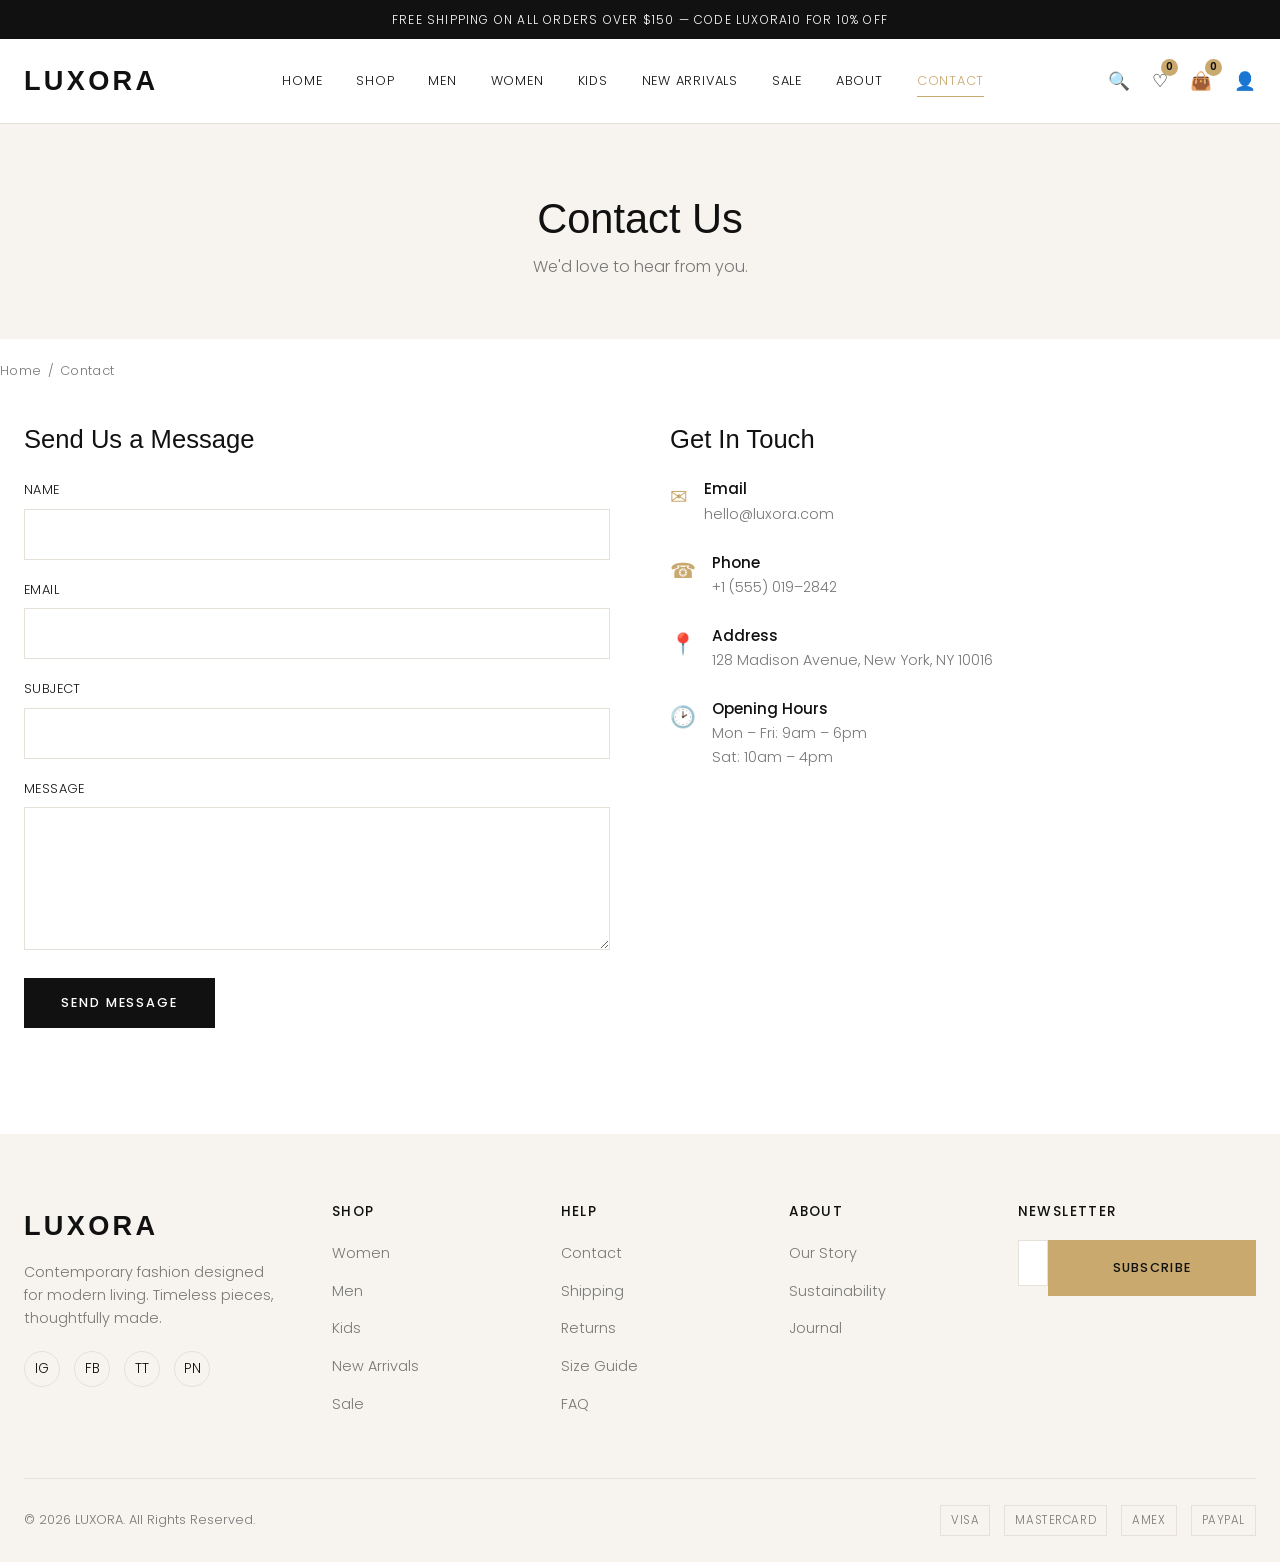
<file: contact.html>
<!DOCTYPE html>
<html lang="en">
<head>
<meta charset="UTF-8">
<meta name="viewport" content="width=device-width, initial-scale=1.0">
<title>Contact Us — LUXORA</title>
<meta name="description" content="Get in touch with the LUXORA team.">
<link rel="icon" href="data:,">
<link rel="stylesheet" href="css/style.css">
<link rel="stylesheet" href="css/responsive.css">
</head>
<body>
<div class="announcement-bar">Free shipping on all orders over $150 &mdash; Code LUXORA10 for 10% off</div>
<header class="site-header">
    <div class="header-inner">
        <a href="index.html" class="logo">LUXORA</a>
        <nav class="main-nav">
            <a href="index.html" class="">Home</a>
            <a href="shop.html" class="">Shop</a>
            <a href="shop.html?category=Men" class="">Men</a>
            <a href="shop.html?category=Women" class="">Women</a>
            <a href="shop.html?category=Kids" class="">Kids</a>
            <a href="shop.html" class="">New Arrivals</a>
            <a href="sale.html" class="">Sale</a>
            <a href="about.html" class="">About</a>
            <a href="contact.html" class="active">Contact</a>
        </nav>
        <div class="header-icons">
            <a href="#" class="icon-btn search-trigger" aria-label="Search">&#128269;</a>
            <a href="wishlist.html" class="icon-btn" aria-label="Wishlist">&#9825;<span class="count-badge wishlist-count-badge">0</span></a>
            <a href="#" class="icon-btn cart-trigger" aria-label="Cart">&#128092;<span class="count-badge cart-count-badge">0</span></a>
            <a href="login.html" class="icon-btn" aria-label="Account">&#128100;</a>
            <button class="hamburger" aria-label="Open menu"><span></span><span></span><span></span></button>
        </div>
    </div>
</header>

<div class="page-header">
    <h1>Contact Us</h1>
    <p>We'd love to hear from you.</p>
</div>
<div class="breadcrumb container">
    <a href="index.html">Home</a><span>/</span>Contact
</div>
<section class="section" style="padding-top:20px;">
    <div class="container">
        <div class="contact-layout">
            <div>
                <h2 style="margin-bottom:26px;font-size:1.6rem;">Send Us a Message</h2>
                <form id="contact-form">
                    <div class="form-group">
                        <label>Name</label>
                        <input type="text" id="contact-name">
                        <span class="form-error">This field is required.</span>
                    </div>
                    <div class="form-group">
                        <label>Email</label>
                        <input type="email" id="contact-email">
                        <span class="form-error">This field is required.</span>
                    </div>
                    <div class="form-group">
                        <label>Subject</label>
                        <input type="text" id="contact-subject">
                        <span class="form-error">This field is required.</span>
                    </div>
                    <div class="form-group">
                        <label>Message</label>
                        <textarea id="contact-message" rows="5"></textarea>
                        <span class="form-error">This field is required.</span>
                    </div>
                    <button type="submit" class="btn btn-dark">Send Message</button>
                    <p id="contact-success" style="margin-top:16px;color:var(--color-gold);font-size:0.9rem;"></p>
                </form>
            </div>
            <div>
                <h2 style="margin-bottom:26px;font-size:1.6rem;">Get In Touch</h2>
                <div class="contact-info-item">
                    <span class="icon">&#9993;</span>
                    <div>
                        <h4>Email</h4>
                        <p>hello@luxora.com</p>
                    </div>
                </div>
                <div class="contact-info-item">
                    <span class="icon">&#9742;</span>
                    <div>
                        <h4>Phone</h4>
                        <p>+1 (555) 019&ndash;2842</p>
                    </div>
                </div>
                <div class="contact-info-item">
                    <span class="icon">&#128205;</span>
                    <div>
                        <h4>Address</h4>
                        <p>128 Madison Avenue, New York, NY 10016</p>
                    </div>
                </div>
                <div class="contact-info-item">
                    <span class="icon">&#128337;</span>
                    <div>
                        <h4>Opening Hours</h4>
                        <p>Mon &ndash; Fri: 9am &ndash; 6pm<br>Sat: 10am &ndash; 4pm</p>
                    </div>
                </div>
            </div>
        </div>
    </div>
</section>
<footer class="site-footer">
    <div class="container">
        <div class="footer-grid">
            <div class="footer-col footer-brand">
                <a href="index.html" class="logo">LUXORA</a>
                <p>Contemporary fashion designed for modern living. Timeless pieces, thoughtfully made.</p>
                <div class="social-links">
                    <a href="#" aria-label="Instagram">IG</a>
                    <a href="#" aria-label="Facebook">FB</a>
                    <a href="#" aria-label="TikTok">TT</a>
                    <a href="#" aria-label="Pinterest">PN</a>
                </div>
            </div>
            <div class="footer-col">
                <h4>Shop</h4>
                <ul>
                    <li><a href="shop.html?category=Women">Women</a></li>
                    <li><a href="shop.html?category=Men">Men</a></li>
                    <li><a href="shop.html?category=Kids">Kids</a></li>
                    <li><a href="shop.html">New Arrivals</a></li>
                    <li><a href="sale.html">Sale</a></li>
                </ul>
            </div>
            <div class="footer-col">
                <h4>Help</h4>
                <ul>
                    <li><a href="contact.html">Contact</a></li>
                    <li><a href="faq.html">Shipping</a></li>
                    <li><a href="faq.html">Returns</a></li>
                    <li><a href="size-guide.html">Size Guide</a></li>
                    <li><a href="faq.html">FAQ</a></li>
                </ul>
            </div>
            <div class="footer-col">
                <h4>About</h4>
                <ul>
                    <li><a href="about.html">Our Story</a></li>
                    <li><a href="about.html">Sustainability</a></li>
                    <li><a href="about.html">Journal</a></li>
                </ul>
            </div>
            <div class="footer-col footer-newsletter">
                <h4>Newsletter</h4>
                <form class="newsletter-form">
                    <input type="email" placeholder="Your email" required>
                    <button type="submit" class="btn btn-dark btn-block">Subscribe</button>
                </form>
                <p class="newsletter-message"></p>
            </div>
        </div>
        <div class="footer-bottom">
            <p>&copy; 2026 LUXORA. All Rights Reserved.</p>
            <div class="payment-icons">
                <span>Visa</span><span>Mastercard</span><span>Amex</span><span>PayPal</span>
            </div>
        </div>
    </div>
</footer>
<!-- Search overlay -->
<div class="search-overlay">
    <button class="search-close" aria-label="Close search">&times;</button>
    <div class="search-box">
        <input type="text" class="search-input" placeholder="Search products..." autocomplete="off">
        <div class="search-results"></div>
    </div>
</div>

<!-- Mobile navigation drawer -->
<div class="nav-scrim"></div>
<div class="mobile-nav">
    <button class="mobile-nav-close" aria-label="Close menu">&times;</button>
    <a href="index.html">Home</a>
    <a href="shop.html">Shop</a>
    <a href="shop.html?category=Men">Men</a>
    <a href="shop.html?category=Women">Women</a>
    <a href="shop.html?category=Kids">Kids</a>
    <a href="shop.html">New Arrivals</a>
    <a href="sale.html">Sale</a>
    <a href="about.html">About</a>
    <a href="contact.html">Contact</a>
    <a href="wishlist.html">Wishlist</a>
    <a href="cart.html">Cart</a>
    <a href="login.html">Account</a>
</div>

<!-- Mini cart drawer -->
<div class="nav-scrim" id="mini-cart-scrim"></div>
<div class="mini-cart" id="mini-cart">
    <div class="mini-cart-header">
        <h3>Your Cart</h3>
        <button id="mini-cart-close" aria-label="Close cart">&times;</button>
    </div>
    <div class="mini-cart-items" id="mini-cart-items"></div>
    <div class="mini-cart-footer">
        <div class="mini-cart-subtotal">
            <span>Subtotal</span>
            <span id="mini-cart-subtotal">$0</span>
        </div>
        <a href="cart.html" class="btn btn-outline-dark btn-block" style="margin-bottom:10px;">View Cart</a>
        <a href="checkout.html" class="btn btn-dark btn-block">Checkout</a>
    </div>
</div>

<!-- Toast notification -->
<div class="toast" id="toast"></div>
<script src="js/products.js"></script>
<script src="js/cart.js"></script>
<script src="js/wishlist.js"></script>
<script src="js/main.js"></script>
</body>
</html>
</file>
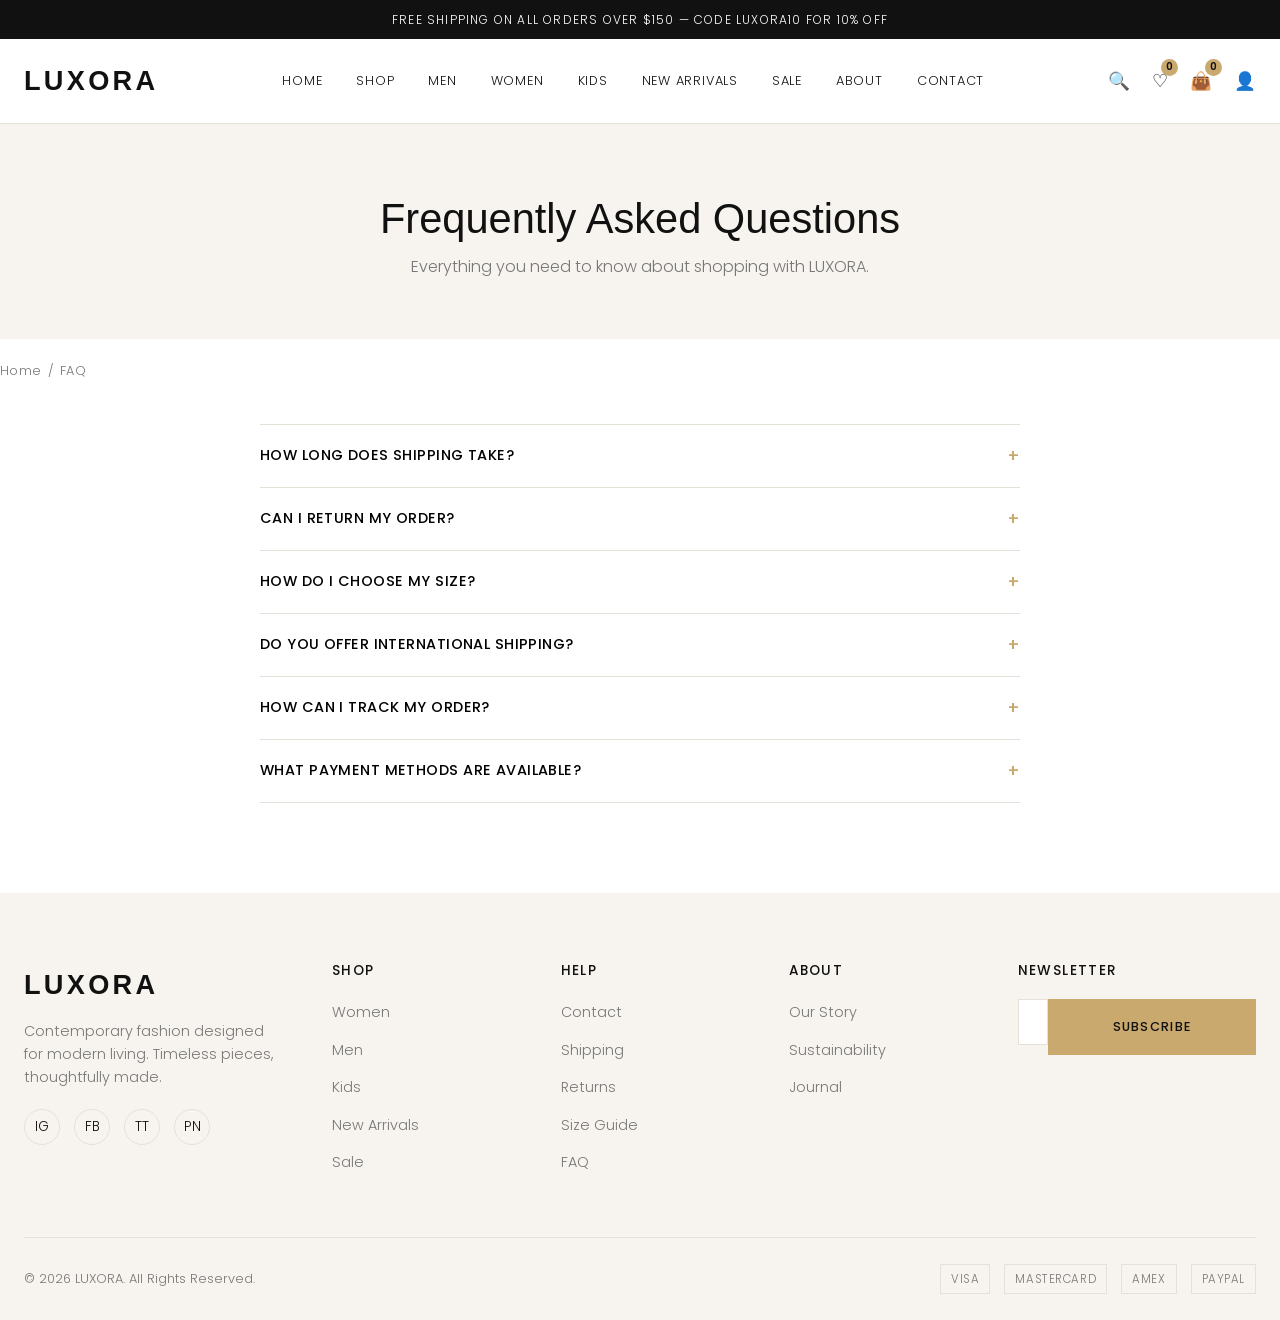
<file: faq.html>
<!DOCTYPE html>
<html lang="en">
<head>
<meta charset="UTF-8">
<meta name="viewport" content="width=device-width, initial-scale=1.0">
<title>FAQ — LUXORA</title>
<meta name="description" content="Answers to frequently asked questions about shipping, returns, sizing and payments.">
<link rel="icon" href="data:,">
<link rel="stylesheet" href="css/style.css">
<link rel="stylesheet" href="css/responsive.css">
</head>
<body>
<div class="announcement-bar">Free shipping on all orders over $150 &mdash; Code LUXORA10 for 10% off</div>
<header class="site-header">
    <div class="header-inner">
        <a href="index.html" class="logo">LUXORA</a>
        <nav class="main-nav">
            <a href="index.html" class="">Home</a>
            <a href="shop.html" class="">Shop</a>
            <a href="shop.html?category=Men" class="">Men</a>
            <a href="shop.html?category=Women" class="">Women</a>
            <a href="shop.html?category=Kids" class="">Kids</a>
            <a href="shop.html" class="">New Arrivals</a>
            <a href="sale.html" class="">Sale</a>
            <a href="about.html" class="">About</a>
            <a href="contact.html" class="">Contact</a>
        </nav>
        <div class="header-icons">
            <a href="#" class="icon-btn search-trigger" aria-label="Search">&#128269;</a>
            <a href="wishlist.html" class="icon-btn" aria-label="Wishlist">&#9825;<span class="count-badge wishlist-count-badge">0</span></a>
            <a href="#" class="icon-btn cart-trigger" aria-label="Cart">&#128092;<span class="count-badge cart-count-badge">0</span></a>
            <a href="login.html" class="icon-btn" aria-label="Account">&#128100;</a>
            <button class="hamburger" aria-label="Open menu"><span></span><span></span><span></span></button>
        </div>
    </div>
</header>

<div class="page-header">
    <h1>Frequently Asked Questions</h1>
    <p>Everything you need to know about shopping with LUXORA.</p>
</div>
<div class="breadcrumb container">
    <a href="index.html">Home</a><span>/</span>FAQ
</div>
<section class="section" style="padding-top:20px;">
    <div class="container">
        <div class="faq-list">
            <div class="accordion">
                <div class="accordion-item">
                    <button class="accordion-header">How long does shipping take?<span class="accordion-icon">+</span></button>
                    <div class="accordion-body"><p>Standard shipping takes 3&ndash;6 business days. Express shipping takes 1&ndash;2 business days. Orders are processed within 1&ndash;2 business days before shipping.</p></div>
                </div>
                <div class="accordion-item">
                    <button class="accordion-header">Can I return my order?<span class="accordion-icon">+</span></button>
                    <div class="accordion-body"><p>Yes. We offer free returns within 30 days of delivery, as long as items are unworn, unwashed and have their original tags attached.</p></div>
                </div>
                <div class="accordion-item">
                    <button class="accordion-header">How do I choose my size?<span class="accordion-icon">+</span></button>
                    <div class="accordion-body"><p>Check our Size Guide page for detailed measurements for men, women and kids. If you're between sizes, we recommend sizing up for a more relaxed fit.</p></div>
                </div>
                <div class="accordion-item">
                    <button class="accordion-header">Do you offer international shipping?<span class="accordion-icon">+</span></button>
                    <div class="accordion-body"><p>Yes, we ship to most countries worldwide. Shipping costs and delivery times vary by destination and are calculated at checkout.</p></div>
                </div>
                <div class="accordion-item">
                    <button class="accordion-header">How can I track my order?<span class="accordion-icon">+</span></button>
                    <div class="accordion-body"><p>Once your order ships, you'll receive a confirmation email with a tracking number and link to follow your package.</p></div>
                </div>
                <div class="accordion-item">
                    <button class="accordion-header">What payment methods are available?<span class="accordion-icon">+</span></button>
                    <div class="accordion-body"><p>We accept Visa, Mastercard, American Express and PayPal. All payments are processed securely at checkout.</p></div>
                </div>
            </div>
        </div>
    </div>
</section>
<footer class="site-footer">
    <div class="container">
        <div class="footer-grid">
            <div class="footer-col footer-brand">
                <a href="index.html" class="logo">LUXORA</a>
                <p>Contemporary fashion designed for modern living. Timeless pieces, thoughtfully made.</p>
                <div class="social-links">
                    <a href="#" aria-label="Instagram">IG</a>
                    <a href="#" aria-label="Facebook">FB</a>
                    <a href="#" aria-label="TikTok">TT</a>
                    <a href="#" aria-label="Pinterest">PN</a>
                </div>
            </div>
            <div class="footer-col">
                <h4>Shop</h4>
                <ul>
                    <li><a href="shop.html?category=Women">Women</a></li>
                    <li><a href="shop.html?category=Men">Men</a></li>
                    <li><a href="shop.html?category=Kids">Kids</a></li>
                    <li><a href="shop.html">New Arrivals</a></li>
                    <li><a href="sale.html">Sale</a></li>
                </ul>
            </div>
            <div class="footer-col">
                <h4>Help</h4>
                <ul>
                    <li><a href="contact.html">Contact</a></li>
                    <li><a href="faq.html">Shipping</a></li>
                    <li><a href="faq.html">Returns</a></li>
                    <li><a href="size-guide.html">Size Guide</a></li>
                    <li><a href="faq.html">FAQ</a></li>
                </ul>
            </div>
            <div class="footer-col">
                <h4>About</h4>
                <ul>
                    <li><a href="about.html">Our Story</a></li>
                    <li><a href="about.html">Sustainability</a></li>
                    <li><a href="about.html">Journal</a></li>
                </ul>
            </div>
            <div class="footer-col footer-newsletter">
                <h4>Newsletter</h4>
                <form class="newsletter-form">
                    <input type="email" placeholder="Your email" required>
                    <button type="submit" class="btn btn-dark btn-block">Subscribe</button>
                </form>
                <p class="newsletter-message"></p>
            </div>
        </div>
        <div class="footer-bottom">
            <p>&copy; 2026 LUXORA. All Rights Reserved.</p>
            <div class="payment-icons">
                <span>Visa</span><span>Mastercard</span><span>Amex</span><span>PayPal</span>
            </div>
        </div>
    </div>
</footer>
<!-- Search overlay -->
<div class="search-overlay">
    <button class="search-close" aria-label="Close search">&times;</button>
    <div class="search-box">
        <input type="text" class="search-input" placeholder="Search products..." autocomplete="off">
        <div class="search-results"></div>
    </div>
</div>

<!-- Mobile navigation drawer -->
<div class="nav-scrim"></div>
<div class="mobile-nav">
    <button class="mobile-nav-close" aria-label="Close menu">&times;</button>
    <a href="index.html">Home</a>
    <a href="shop.html">Shop</a>
    <a href="shop.html?category=Men">Men</a>
    <a href="shop.html?category=Women">Women</a>
    <a href="shop.html?category=Kids">Kids</a>
    <a href="shop.html">New Arrivals</a>
    <a href="sale.html">Sale</a>
    <a href="about.html">About</a>
    <a href="contact.html">Contact</a>
    <a href="wishlist.html">Wishlist</a>
    <a href="cart.html">Cart</a>
    <a href="login.html">Account</a>
</div>

<!-- Mini cart drawer -->
<div class="nav-scrim" id="mini-cart-scrim"></div>
<div class="mini-cart" id="mini-cart">
    <div class="mini-cart-header">
        <h3>Your Cart</h3>
        <button id="mini-cart-close" aria-label="Close cart">&times;</button>
    </div>
    <div class="mini-cart-items" id="mini-cart-items"></div>
    <div class="mini-cart-footer">
        <div class="mini-cart-subtotal">
            <span>Subtotal</span>
            <span id="mini-cart-subtotal">$0</span>
        </div>
        <a href="cart.html" class="btn btn-outline-dark btn-block" style="margin-bottom:10px;">View Cart</a>
        <a href="checkout.html" class="btn btn-dark btn-block">Checkout</a>
    </div>
</div>

<!-- Toast notification -->
<div class="toast" id="toast"></div>
<script src="js/products.js"></script>
<script src="js/cart.js"></script>
<script src="js/wishlist.js"></script>
<script src="js/main.js"></script>
</body>
</html>
</file>
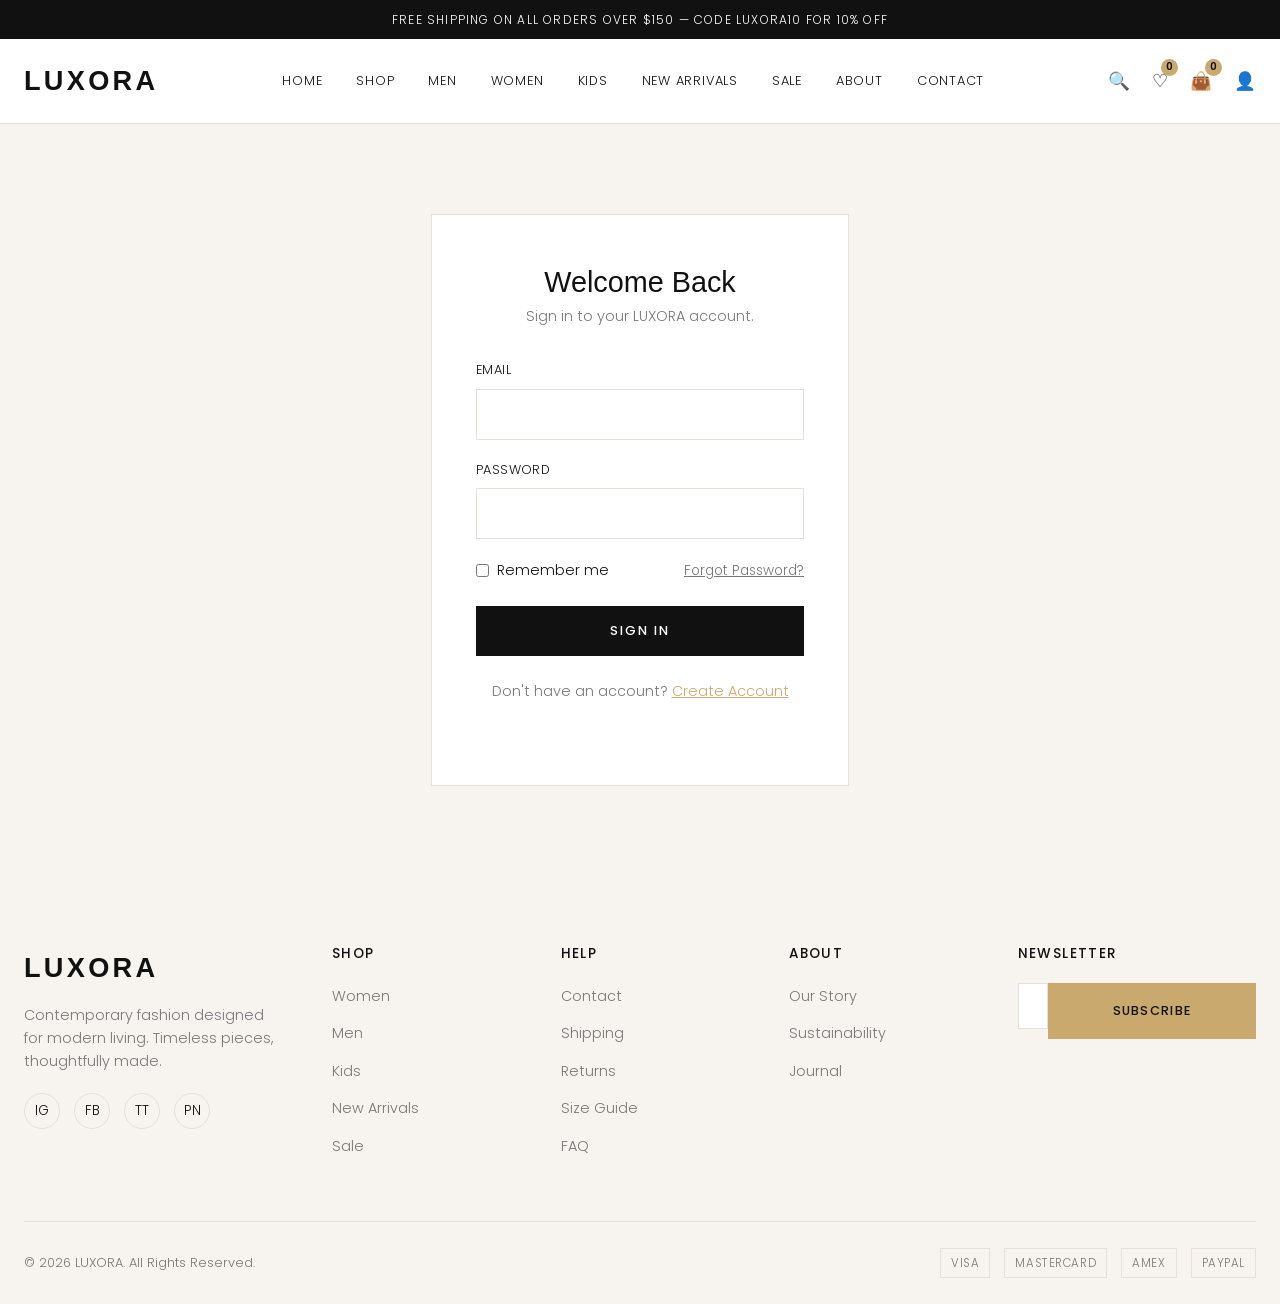
<file: login.html>
<!DOCTYPE html>
<html lang="en">
<head>
<meta charset="UTF-8">
<meta name="viewport" content="width=device-width, initial-scale=1.0">
<title>Sign In — LUXORA</title>
<meta name="description" content="Sign in to your LUXORA account.">
<link rel="icon" href="data:,">
<link rel="stylesheet" href="css/style.css">
<link rel="stylesheet" href="css/responsive.css">
</head>
<body>
<div class="announcement-bar">Free shipping on all orders over $150 &mdash; Code LUXORA10 for 10% off</div>
<header class="site-header">
    <div class="header-inner">
        <a href="index.html" class="logo">LUXORA</a>
        <nav class="main-nav">
            <a href="index.html" class="">Home</a>
            <a href="shop.html" class="">Shop</a>
            <a href="shop.html?category=Men" class="">Men</a>
            <a href="shop.html?category=Women" class="">Women</a>
            <a href="shop.html?category=Kids" class="">Kids</a>
            <a href="shop.html" class="">New Arrivals</a>
            <a href="sale.html" class="">Sale</a>
            <a href="about.html" class="">About</a>
            <a href="contact.html" class="">Contact</a>
        </nav>
        <div class="header-icons">
            <a href="#" class="icon-btn search-trigger" aria-label="Search">&#128269;</a>
            <a href="wishlist.html" class="icon-btn" aria-label="Wishlist">&#9825;<span class="count-badge wishlist-count-badge">0</span></a>
            <a href="#" class="icon-btn cart-trigger" aria-label="Cart">&#128092;<span class="count-badge cart-count-badge">0</span></a>
            <a href="login.html" class="icon-btn" aria-label="Account">&#128100;</a>
            <button class="hamburger" aria-label="Open menu"><span></span><span></span><span></span></button>
        </div>
    </div>
</header>

<section class="section section-cream" style="min-height:70vh; display:flex; align-items:center;">
    <div class="container">
        <div class="form-card">
            <h1>Welcome Back</h1>
            <p>Sign in to your LUXORA account.</p>
            <form id="login-form">
                <div class="form-group">
                    <label>Email</label>
                    <input type="email" required>
                </div>
                <div class="form-group">
                    <label>Password</label>
                    <input type="password" required>
                </div>
                <div class="form-links-row">
                    <label class="checkbox-row"><input type="checkbox"> Remember me</label>
                    <a href="#">Forgot Password?</a>
                </div>
                <button type="submit" class="btn btn-dark btn-block">Sign In</button>
                <p id="login-success" style="text-align:center;color:var(--color-gold);margin-top:16px;font-size:0.88rem;"></p>
            </form>
            <p class="form-footer-note">Don't have an account? <a href="register.html">Create Account</a></p>
        </div>
    </div>
</section>
<footer class="site-footer">
    <div class="container">
        <div class="footer-grid">
            <div class="footer-col footer-brand">
                <a href="index.html" class="logo">LUXORA</a>
                <p>Contemporary fashion designed for modern living. Timeless pieces, thoughtfully made.</p>
                <div class="social-links">
                    <a href="#" aria-label="Instagram">IG</a>
                    <a href="#" aria-label="Facebook">FB</a>
                    <a href="#" aria-label="TikTok">TT</a>
                    <a href="#" aria-label="Pinterest">PN</a>
                </div>
            </div>
            <div class="footer-col">
                <h4>Shop</h4>
                <ul>
                    <li><a href="shop.html?category=Women">Women</a></li>
                    <li><a href="shop.html?category=Men">Men</a></li>
                    <li><a href="shop.html?category=Kids">Kids</a></li>
                    <li><a href="shop.html">New Arrivals</a></li>
                    <li><a href="sale.html">Sale</a></li>
                </ul>
            </div>
            <div class="footer-col">
                <h4>Help</h4>
                <ul>
                    <li><a href="contact.html">Contact</a></li>
                    <li><a href="faq.html">Shipping</a></li>
                    <li><a href="faq.html">Returns</a></li>
                    <li><a href="size-guide.html">Size Guide</a></li>
                    <li><a href="faq.html">FAQ</a></li>
                </ul>
            </div>
            <div class="footer-col">
                <h4>About</h4>
                <ul>
                    <li><a href="about.html">Our Story</a></li>
                    <li><a href="about.html">Sustainability</a></li>
                    <li><a href="about.html">Journal</a></li>
                </ul>
            </div>
            <div class="footer-col footer-newsletter">
                <h4>Newsletter</h4>
                <form class="newsletter-form">
                    <input type="email" placeholder="Your email" required>
                    <button type="submit" class="btn btn-dark btn-block">Subscribe</button>
                </form>
                <p class="newsletter-message"></p>
            </div>
        </div>
        <div class="footer-bottom">
            <p>&copy; 2026 LUXORA. All Rights Reserved.</p>
            <div class="payment-icons">
                <span>Visa</span><span>Mastercard</span><span>Amex</span><span>PayPal</span>
            </div>
        </div>
    </div>
</footer>
<!-- Search overlay -->
<div class="search-overlay">
    <button class="search-close" aria-label="Close search">&times;</button>
    <div class="search-box">
        <input type="text" class="search-input" placeholder="Search products..." autocomplete="off">
        <div class="search-results"></div>
    </div>
</div>

<!-- Mobile navigation drawer -->
<div class="nav-scrim"></div>
<div class="mobile-nav">
    <button class="mobile-nav-close" aria-label="Close menu">&times;</button>
    <a href="index.html">Home</a>
    <a href="shop.html">Shop</a>
    <a href="shop.html?category=Men">Men</a>
    <a href="shop.html?category=Women">Women</a>
    <a href="shop.html?category=Kids">Kids</a>
    <a href="shop.html">New Arrivals</a>
    <a href="sale.html">Sale</a>
    <a href="about.html">About</a>
    <a href="contact.html">Contact</a>
    <a href="wishlist.html">Wishlist</a>
    <a href="cart.html">Cart</a>
    <a href="login.html">Account</a>
</div>

<!-- Mini cart drawer -->
<div class="nav-scrim" id="mini-cart-scrim"></div>
<div class="mini-cart" id="mini-cart">
    <div class="mini-cart-header">
        <h3>Your Cart</h3>
        <button id="mini-cart-close" aria-label="Close cart">&times;</button>
    </div>
    <div class="mini-cart-items" id="mini-cart-items"></div>
    <div class="mini-cart-footer">
        <div class="mini-cart-subtotal">
            <span>Subtotal</span>
            <span id="mini-cart-subtotal">$0</span>
        </div>
        <a href="cart.html" class="btn btn-outline-dark btn-block" style="margin-bottom:10px;">View Cart</a>
        <a href="checkout.html" class="btn btn-dark btn-block">Checkout</a>
    </div>
</div>

<!-- Toast notification -->
<div class="toast" id="toast"></div>
<script src="js/products.js"></script>
<script src="js/cart.js"></script>
<script src="js/wishlist.js"></script>
<script src="js/main.js"></script>
</body>
</html>
</file>
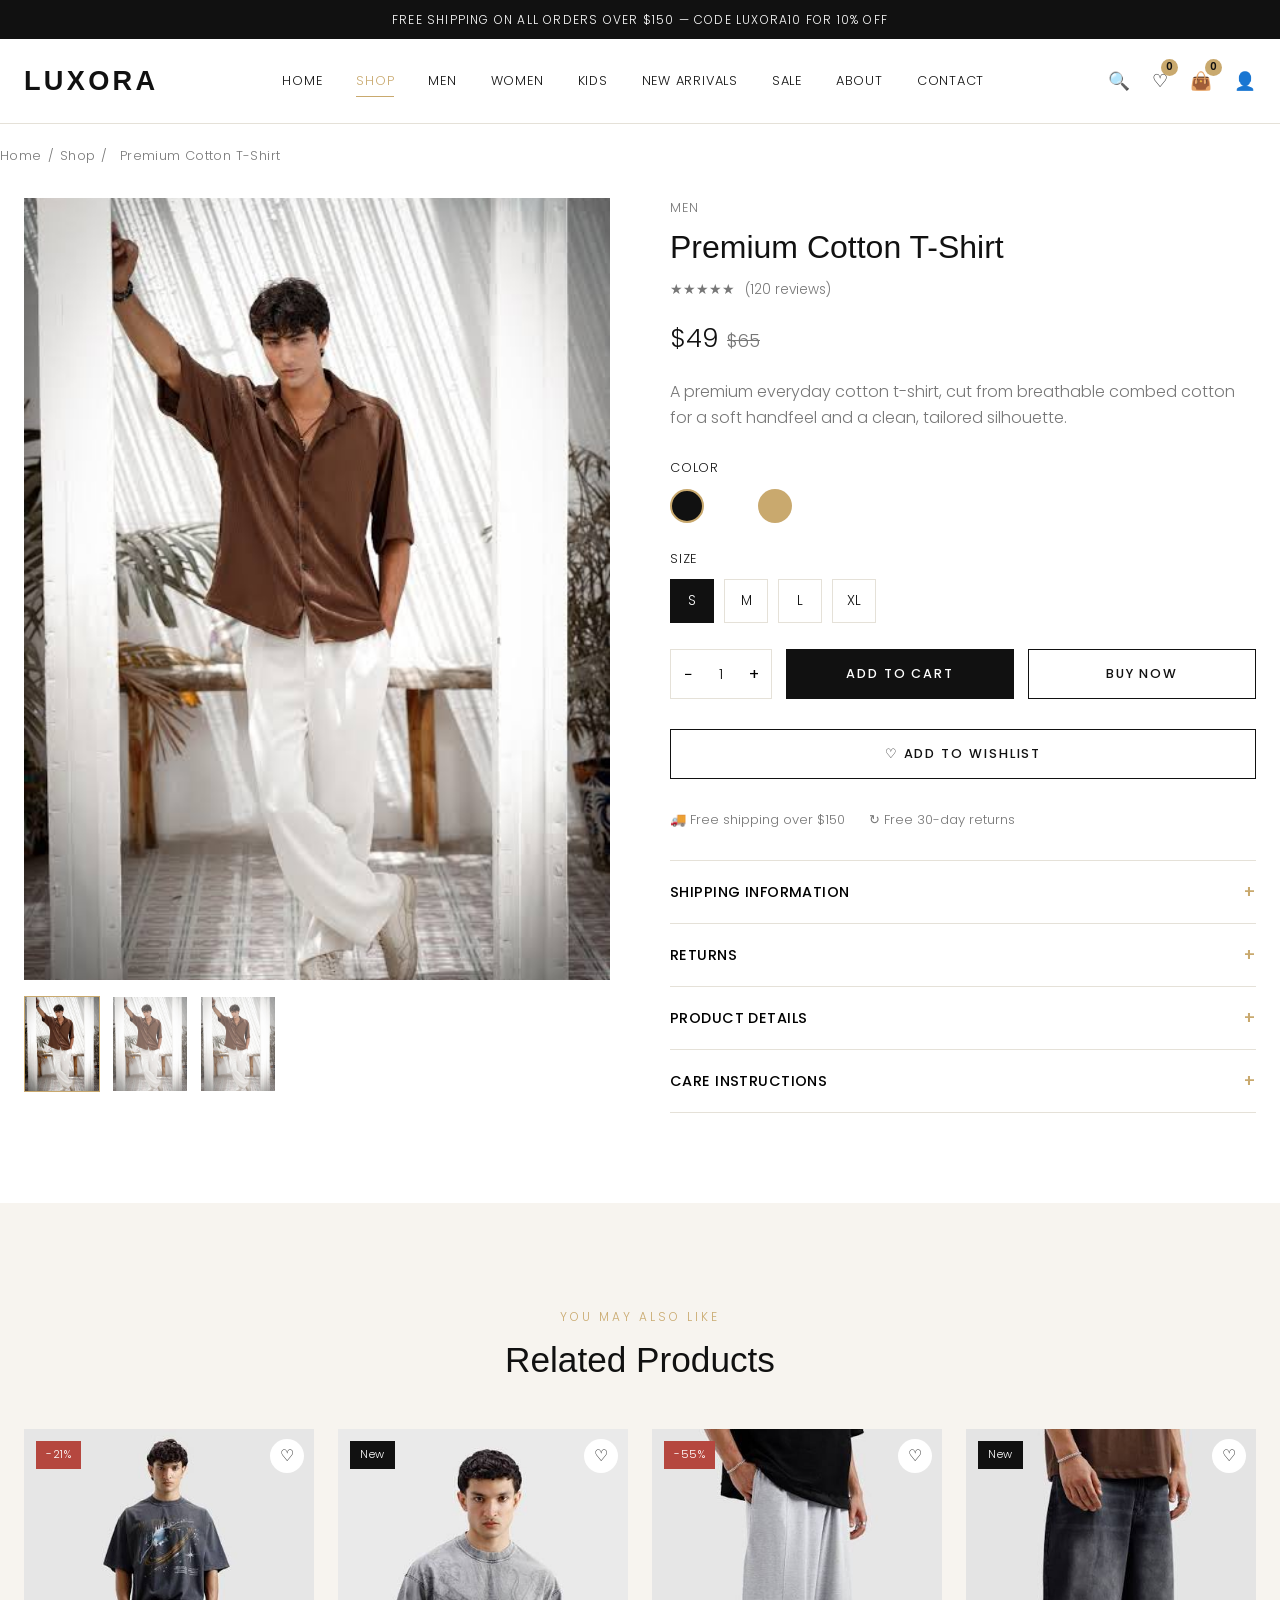
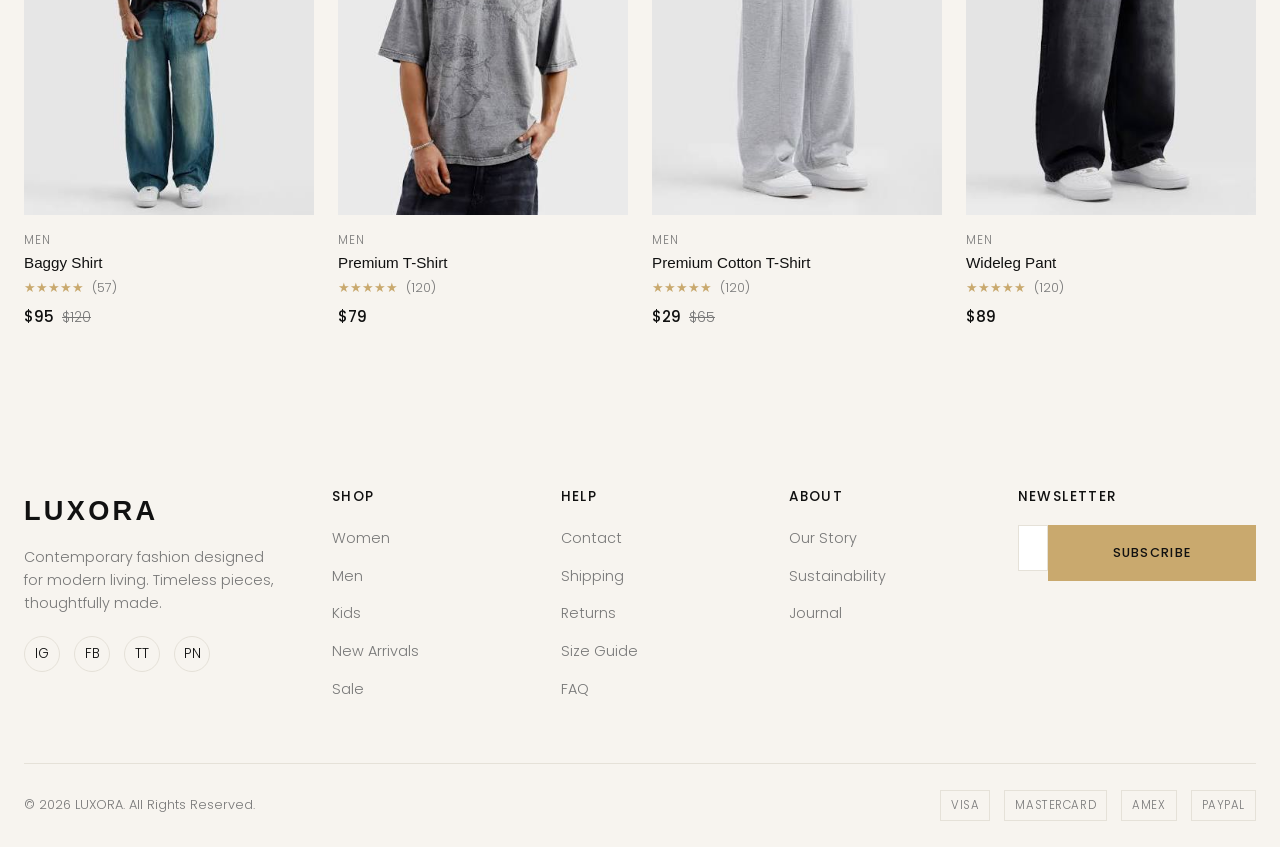
<file: product.html>
<!DOCTYPE html>
<html lang="en">
<head>
<meta charset="UTF-8">
<meta name="viewport" content="width=device-width, initial-scale=1.0">
<title>Product Details — LUXORA</title>
<meta name="description" content="View product details, choose your size and color, and add to your cart.">
<link rel="icon" href="data:,">
<link rel="stylesheet" href="css/style.css">
<link rel="stylesheet" href="css/responsive.css">
</head>
<body>
<div class="announcement-bar">Free shipping on all orders over $150 &mdash; Code LUXORA10 for 10% off</div>
<header class="site-header">
    <div class="header-inner">
        <a href="index.html" class="logo">LUXORA</a>
        <nav class="main-nav">
            <a href="index.html" class="">Home</a>
            <a href="shop.html" class="active">Shop</a>
            <a href="shop.html?category=Men" class="">Men</a>
            <a href="shop.html?category=Women" class="">Women</a>
            <a href="shop.html?category=Kids" class="">Kids</a>
            <a href="shop.html" class="">New Arrivals</a>
            <a href="sale.html" class="">Sale</a>
            <a href="about.html" class="">About</a>
            <a href="contact.html" class="">Contact</a>
        </nav>
        <div class="header-icons">
            <a href="#" class="icon-btn search-trigger" aria-label="Search">&#128269;</a>
            <a href="wishlist.html" class="icon-btn" aria-label="Wishlist">&#9825;<span class="count-badge wishlist-count-badge">0</span></a>
            <a href="#" class="icon-btn cart-trigger" aria-label="Cart">&#128092;<span class="count-badge cart-count-badge">0</span></a>
            <a href="login.html" class="icon-btn" aria-label="Account">&#128100;</a>
            <button class="hamburger" aria-label="Open menu"><span></span><span></span><span></span></button>
        </div>
    </div>
</header>

<div class="breadcrumb container">
    <a href="index.html">Home</a><span>/</span><a href="shop.html">Shop</a><span>/</span><span id="breadcrumb-product-name">Product</span>
</div>
<section class="section" id="product-details-page" style="padding-top:10px;">
    <div class="container">
        <div class="product-details">
            <div class="pd-gallery">
                <div class="pd-gallery-main">
                    <img id="pd-main-image" src="" alt="Product image">
                </div>
                <div class="pd-thumbs" id="pd-thumbs"></div>
            </div>
            <div class="pd-info">
                <div class="pd-category" id="pd-category"></div>
                <h1 class="pd-name" id="pd-name"></h1>
                <div class="pd-rating">
                    <span id="pd-rating-stars"></span>
                    <span id="pd-rating-count"></span>
                </div>
                <div class="pd-price" id="pd-price"></div>
                <p class="pd-description" id="pd-description"></p>

                <span class="pd-option-label">Color</span>
                <div class="color-options" id="pd-colors"></div>

                <span class="pd-option-label">Size</span>
                <div class="size-options" id="pd-sizes"></div>

                <div class="pd-actions">
                    <div class="qty-selector">
                        <button id="pd-qty-minus">&minus;</button>
                        <span id="pd-qty">1</span>
                        <button id="pd-qty-plus">+</button>
                    </div>
                    <button class="btn btn-dark" id="pd-add-to-cart">Add to Cart</button>
                    <button class="btn btn-outline-dark" id="pd-buy-now">Buy Now</button>
                </div>

                <button class="btn btn-outline-dark btn-block" id="pd-wishlist-btn" style="margin-bottom:30px;">&#9825; Add to Wishlist</button>

                <div class="pd-meta">
                    <span>&#128666; Free shipping over $150</span>
                    <span>&#8635; Free 30-day returns</span>
                </div>

                <div class="accordion">
                    <div class="accordion-item">
                        <button class="accordion-header">Shipping Information<span class="accordion-icon">+</span></button>
                        <div class="accordion-body"><p>Orders ship within 1&ndash;2 business days. Standard delivery takes 3&ndash;6 business days; express delivery takes 1&ndash;2 business days. Free standard shipping on all orders over $150.</p></div>
                    </div>
                    <div class="accordion-item">
                        <button class="accordion-header">Returns<span class="accordion-icon">+</span></button>
                        <div class="accordion-body"><p>We offer free returns within 30 days of delivery. Items must be unworn, unwashed and with original tags attached.</p></div>
                    </div>
                    <div class="accordion-item">
                        <button class="accordion-header">Product Details<span class="accordion-icon">+</span></button>
                        <div class="accordion-body"><p>Designed in-house and made from carefully sourced materials. Model is 5'10" and wears a size M.</p></div>
                    </div>
                    <div class="accordion-item">
                        <button class="accordion-header">Care Instructions<span class="accordion-icon">+</span></button>
                        <div class="accordion-body"><p>Machine wash cold with like colors. Do not bleach. Tumble dry low. Iron on low heat if needed.</p></div>
                    </div>
                </div>
            </div>
        </div>
    </div>
</section>

<section class="section section-cream related-products">
    <div class="container">
        <div class="section-head">
            <span class="eyebrow">You May Also Like</span>
            <h2 class="section-title">Related Products</h2>
        </div>
        <div class="product-grid" id="related-products-grid"></div>
    </div>
</section>
<footer class="site-footer">
    <div class="container">
        <div class="footer-grid">
            <div class="footer-col footer-brand">
                <a href="index.html" class="logo">LUXORA</a>
                <p>Contemporary fashion designed for modern living. Timeless pieces, thoughtfully made.</p>
                <div class="social-links">
                    <a href="#" aria-label="Instagram">IG</a>
                    <a href="#" aria-label="Facebook">FB</a>
                    <a href="#" aria-label="TikTok">TT</a>
                    <a href="#" aria-label="Pinterest">PN</a>
                </div>
            </div>
            <div class="footer-col">
                <h4>Shop</h4>
                <ul>
                    <li><a href="shop.html?category=Women">Women</a></li>
                    <li><a href="shop.html?category=Men">Men</a></li>
                    <li><a href="shop.html?category=Kids">Kids</a></li>
                    <li><a href="shop.html">New Arrivals</a></li>
                    <li><a href="sale.html">Sale</a></li>
                </ul>
            </div>
            <div class="footer-col">
                <h4>Help</h4>
                <ul>
                    <li><a href="contact.html">Contact</a></li>
                    <li><a href="faq.html">Shipping</a></li>
                    <li><a href="faq.html">Returns</a></li>
                    <li><a href="size-guide.html">Size Guide</a></li>
                    <li><a href="faq.html">FAQ</a></li>
                </ul>
            </div>
            <div class="footer-col">
                <h4>About</h4>
                <ul>
                    <li><a href="about.html">Our Story</a></li>
                    <li><a href="about.html">Sustainability</a></li>
                    <li><a href="about.html">Journal</a></li>
                </ul>
            </div>
            <div class="footer-col footer-newsletter">
                <h4>Newsletter</h4>
                <form class="newsletter-form">
                    <input type="email" placeholder="Your email" required>
                    <button type="submit" class="btn btn-dark btn-block">Subscribe</button>
                </form>
                <p class="newsletter-message"></p>
            </div>
        </div>
        <div class="footer-bottom">
            <p>&copy; 2026 LUXORA. All Rights Reserved.</p>
            <div class="payment-icons">
                <span>Visa</span><span>Mastercard</span><span>Amex</span><span>PayPal</span>
            </div>
        </div>
    </div>
</footer>
<!-- Search overlay -->
<div class="search-overlay">
    <button class="search-close" aria-label="Close search">&times;</button>
    <div class="search-box">
        <input type="text" class="search-input" placeholder="Search products..." autocomplete="off">
        <div class="search-results"></div>
    </div>
</div>

<!-- Mobile navigation drawer -->
<div class="nav-scrim"></div>
<div class="mobile-nav">
    <button class="mobile-nav-close" aria-label="Close menu">&times;</button>
    <a href="index.html">Home</a>
    <a href="shop.html">Shop</a>
    <a href="shop.html?category=Men">Men</a>
    <a href="shop.html?category=Women">Women</a>
    <a href="shop.html?category=Kids">Kids</a>
    <a href="shop.html">New Arrivals</a>
    <a href="sale.html">Sale</a>
    <a href="about.html">About</a>
    <a href="contact.html">Contact</a>
    <a href="wishlist.html">Wishlist</a>
    <a href="cart.html">Cart</a>
    <a href="login.html">Account</a>
</div>

<!-- Mini cart drawer -->
<div class="nav-scrim" id="mini-cart-scrim"></div>
<div class="mini-cart" id="mini-cart">
    <div class="mini-cart-header">
        <h3>Your Cart</h3>
        <button id="mini-cart-close" aria-label="Close cart">&times;</button>
    </div>
    <div class="mini-cart-items" id="mini-cart-items"></div>
    <div class="mini-cart-footer">
        <div class="mini-cart-subtotal">
            <span>Subtotal</span>
            <span id="mini-cart-subtotal">$0</span>
        </div>
        <a href="cart.html" class="btn btn-outline-dark btn-block" style="margin-bottom:10px;">View Cart</a>
        <a href="checkout.html" class="btn btn-dark btn-block">Checkout</a>
    </div>
</div>

<!-- Toast notification -->
<div class="toast" id="toast"></div>
<script src="js/products.js"></script>
<script src="js/cart.js"></script>
<script src="js/wishlist.js"></script>
<script src="js/main.js"></script>
</body>
</html>
</file>
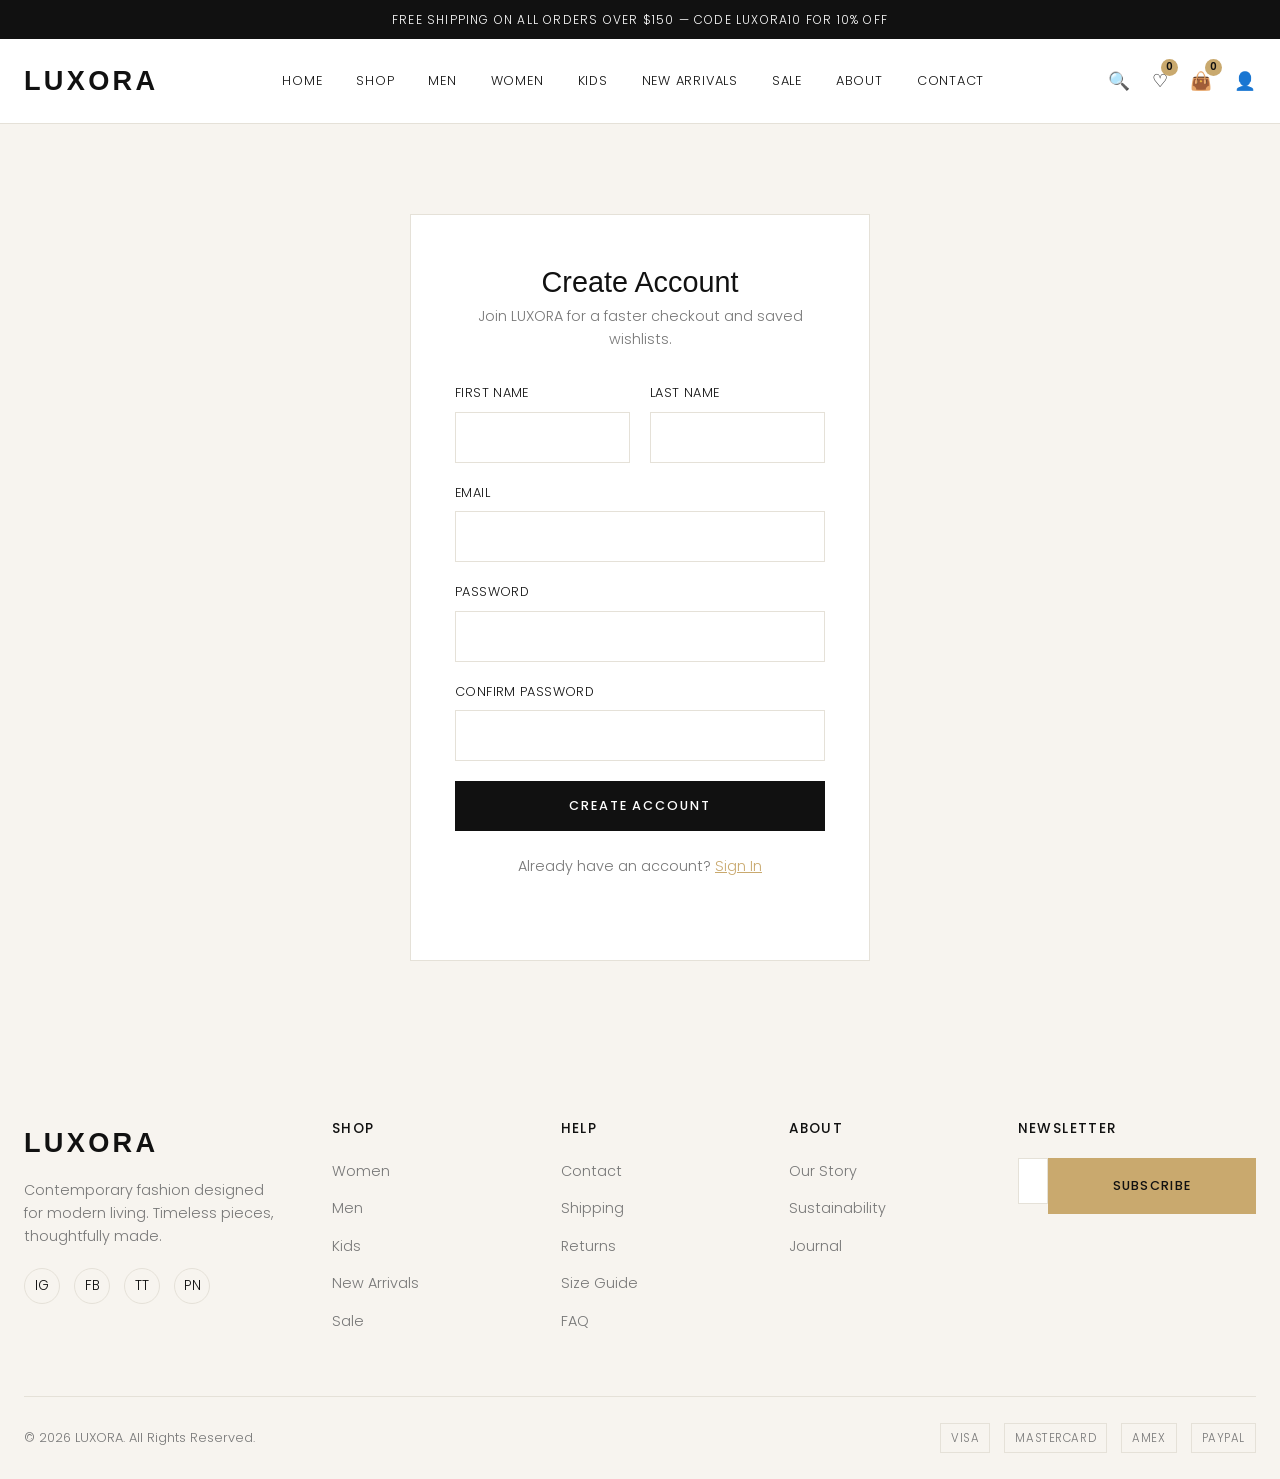
<file: register.html>
<!DOCTYPE html>
<html lang="en">
<head>
<meta charset="UTF-8">
<meta name="viewport" content="width=device-width, initial-scale=1.0">
<title>Create Account — LUXORA</title>
<meta name="description" content="Create a LUXORA account.">
<link rel="icon" href="data:,">
<link rel="stylesheet" href="css/style.css">
<link rel="stylesheet" href="css/responsive.css">
</head>
<body>
<div class="announcement-bar">Free shipping on all orders over $150 &mdash; Code LUXORA10 for 10% off</div>
<header class="site-header">
    <div class="header-inner">
        <a href="index.html" class="logo">LUXORA</a>
        <nav class="main-nav">
            <a href="index.html" class="">Home</a>
            <a href="shop.html" class="">Shop</a>
            <a href="shop.html?category=Men" class="">Men</a>
            <a href="shop.html?category=Women" class="">Women</a>
            <a href="shop.html?category=Kids" class="">Kids</a>
            <a href="shop.html" class="">New Arrivals</a>
            <a href="sale.html" class="">Sale</a>
            <a href="about.html" class="">About</a>
            <a href="contact.html" class="">Contact</a>
        </nav>
        <div class="header-icons">
            <a href="#" class="icon-btn search-trigger" aria-label="Search">&#128269;</a>
            <a href="wishlist.html" class="icon-btn" aria-label="Wishlist">&#9825;<span class="count-badge wishlist-count-badge">0</span></a>
            <a href="#" class="icon-btn cart-trigger" aria-label="Cart">&#128092;<span class="count-badge cart-count-badge">0</span></a>
            <a href="login.html" class="icon-btn" aria-label="Account">&#128100;</a>
            <button class="hamburger" aria-label="Open menu"><span></span><span></span><span></span></button>
        </div>
    </div>
</header>

<section class="section section-cream" style="min-height:70vh; display:flex; align-items:center;">
    <div class="container">
        <div class="form-card">
            <h1>Create Account</h1>
            <p>Join LUXORA for a faster checkout and saved wishlists.</p>
            <form id="register-form">
                <div class="form-row">
                    <div class="form-group">
                        <label>First Name</label>
                        <input type="text" id="reg-first-name">
                        <span class="form-error"></span>
                    </div>
                    <div class="form-group">
                        <label>Last Name</label>
                        <input type="text" id="reg-last-name">
                        <span class="form-error"></span>
                    </div>
                </div>
                <div class="form-group">
                    <label>Email</label>
                    <input type="email" id="reg-email">
                    <span class="form-error"></span>
                </div>
                <div class="form-group">
                    <label>Password</label>
                    <input type="password" id="reg-password">
                    <span class="form-error"></span>
                </div>
                <div class="form-group">
                    <label>Confirm Password</label>
                    <input type="password" id="reg-confirm-password">
                    <span class="form-error"></span>
                </div>
                <button type="submit" class="btn btn-dark btn-block">Create Account</button>
                <p id="register-success" style="text-align:center;color:var(--color-gold);margin-top:16px;font-size:0.88rem;"></p>
            </form>
            <p class="form-footer-note">Already have an account? <a href="login.html">Sign In</a></p>
        </div>
    </div>
</section>
<footer class="site-footer">
    <div class="container">
        <div class="footer-grid">
            <div class="footer-col footer-brand">
                <a href="index.html" class="logo">LUXORA</a>
                <p>Contemporary fashion designed for modern living. Timeless pieces, thoughtfully made.</p>
                <div class="social-links">
                    <a href="#" aria-label="Instagram">IG</a>
                    <a href="#" aria-label="Facebook">FB</a>
                    <a href="#" aria-label="TikTok">TT</a>
                    <a href="#" aria-label="Pinterest">PN</a>
                </div>
            </div>
            <div class="footer-col">
                <h4>Shop</h4>
                <ul>
                    <li><a href="shop.html?category=Women">Women</a></li>
                    <li><a href="shop.html?category=Men">Men</a></li>
                    <li><a href="shop.html?category=Kids">Kids</a></li>
                    <li><a href="shop.html">New Arrivals</a></li>
                    <li><a href="sale.html">Sale</a></li>
                </ul>
            </div>
            <div class="footer-col">
                <h4>Help</h4>
                <ul>
                    <li><a href="contact.html">Contact</a></li>
                    <li><a href="faq.html">Shipping</a></li>
                    <li><a href="faq.html">Returns</a></li>
                    <li><a href="size-guide.html">Size Guide</a></li>
                    <li><a href="faq.html">FAQ</a></li>
                </ul>
            </div>
            <div class="footer-col">
                <h4>About</h4>
                <ul>
                    <li><a href="about.html">Our Story</a></li>
                    <li><a href="about.html">Sustainability</a></li>
                    <li><a href="about.html">Journal</a></li>
                </ul>
            </div>
            <div class="footer-col footer-newsletter">
                <h4>Newsletter</h4>
                <form class="newsletter-form">
                    <input type="email" placeholder="Your email" required>
                    <button type="submit" class="btn btn-dark btn-block">Subscribe</button>
                </form>
                <p class="newsletter-message"></p>
            </div>
        </div>
        <div class="footer-bottom">
            <p>&copy; 2026 LUXORA. All Rights Reserved.</p>
            <div class="payment-icons">
                <span>Visa</span><span>Mastercard</span><span>Amex</span><span>PayPal</span>
            </div>
        </div>
    </div>
</footer>
<!-- Search overlay -->
<div class="search-overlay">
    <button class="search-close" aria-label="Close search">&times;</button>
    <div class="search-box">
        <input type="text" class="search-input" placeholder="Search products..." autocomplete="off">
        <div class="search-results"></div>
    </div>
</div>

<!-- Mobile navigation drawer -->
<div class="nav-scrim"></div>
<div class="mobile-nav">
    <button class="mobile-nav-close" aria-label="Close menu">&times;</button>
    <a href="index.html">Home</a>
    <a href="shop.html">Shop</a>
    <a href="shop.html?category=Men">Men</a>
    <a href="shop.html?category=Women">Women</a>
    <a href="shop.html?category=Kids">Kids</a>
    <a href="shop.html">New Arrivals</a>
    <a href="sale.html">Sale</a>
    <a href="about.html">About</a>
    <a href="contact.html">Contact</a>
    <a href="wishlist.html">Wishlist</a>
    <a href="cart.html">Cart</a>
    <a href="login.html">Account</a>
</div>

<!-- Mini cart drawer -->
<div class="nav-scrim" id="mini-cart-scrim"></div>
<div class="mini-cart" id="mini-cart">
    <div class="mini-cart-header">
        <h3>Your Cart</h3>
        <button id="mini-cart-close" aria-label="Close cart">&times;</button>
    </div>
    <div class="mini-cart-items" id="mini-cart-items"></div>
    <div class="mini-cart-footer">
        <div class="mini-cart-subtotal">
            <span>Subtotal</span>
            <span id="mini-cart-subtotal">$0</span>
        </div>
        <a href="cart.html" class="btn btn-outline-dark btn-block" style="margin-bottom:10px;">View Cart</a>
        <a href="checkout.html" class="btn btn-dark btn-block">Checkout</a>
    </div>
</div>

<!-- Toast notification -->
<div class="toast" id="toast"></div>
<script src="js/products.js"></script>
<script src="js/cart.js"></script>
<script src="js/wishlist.js"></script>
<script src="js/main.js"></script>
</body>
</html>
</file>
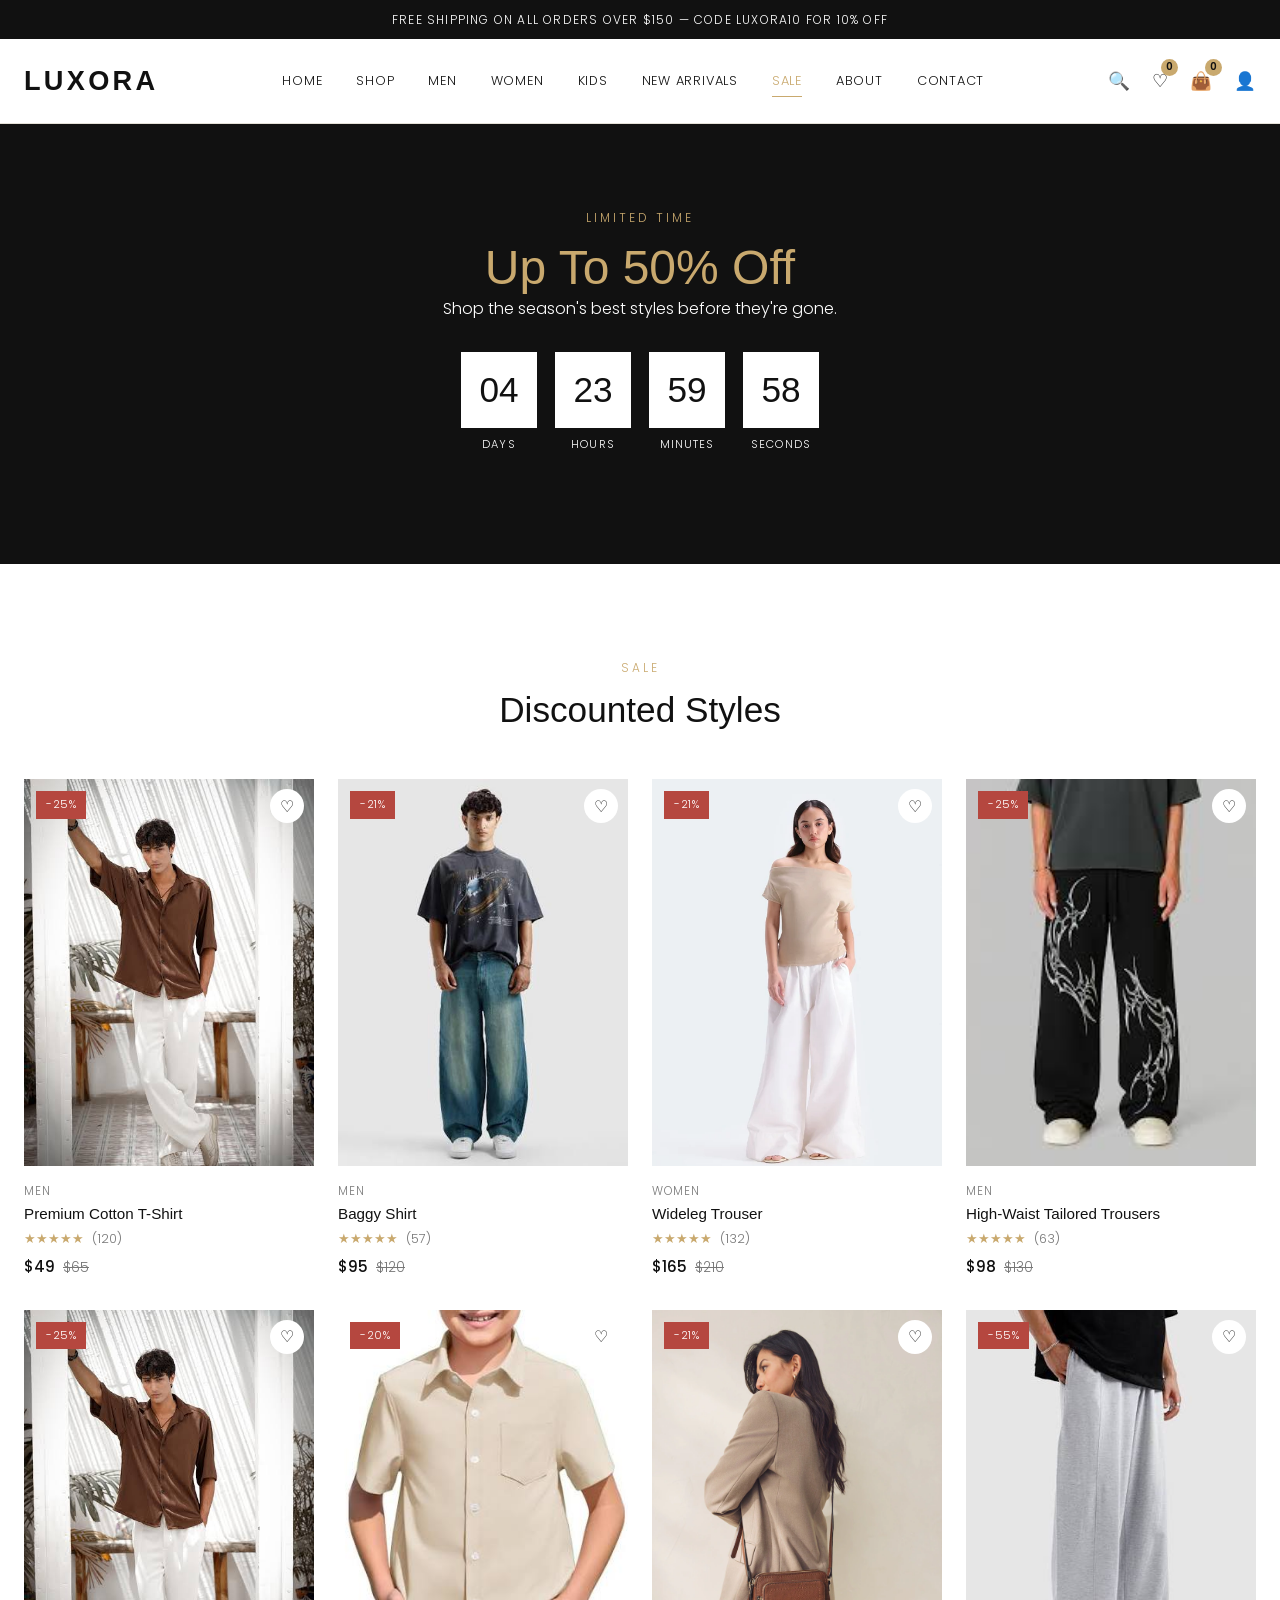
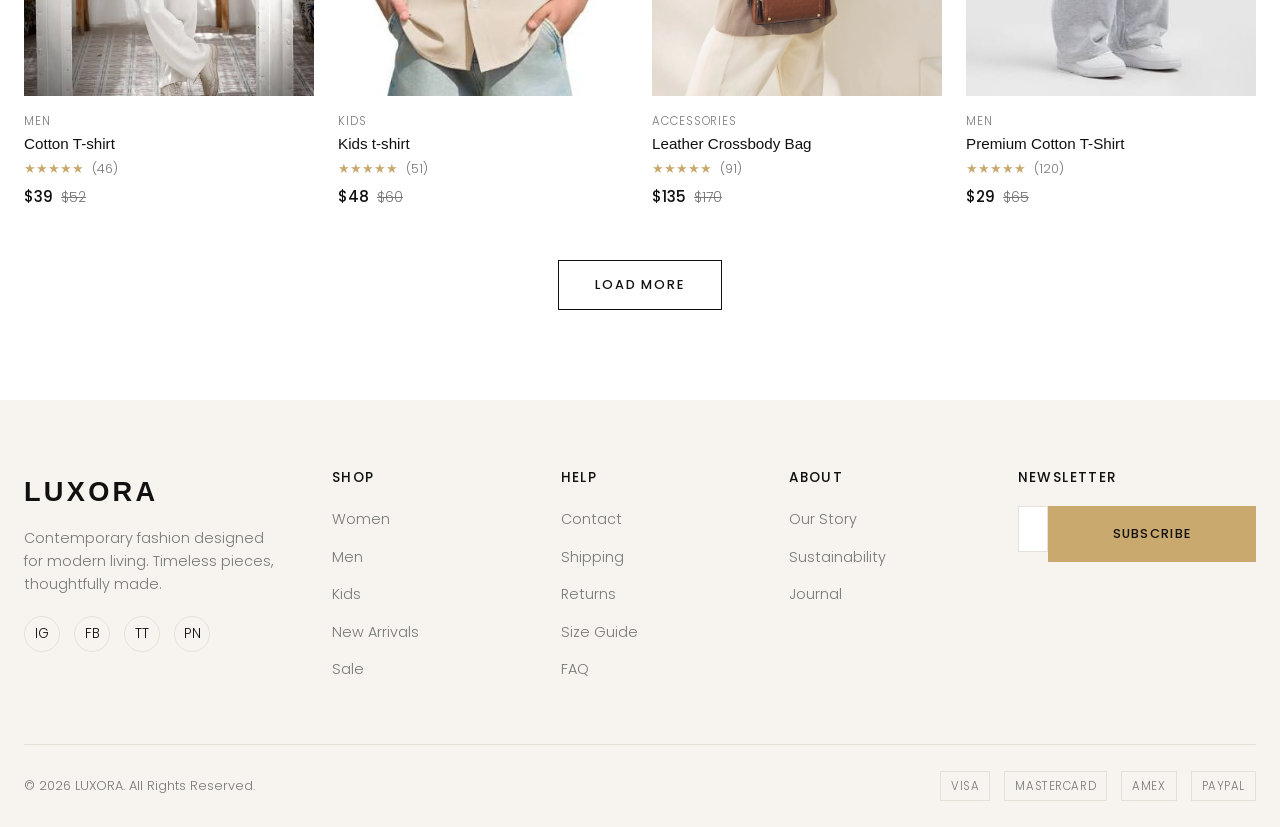
<file: sale.html>
<!DOCTYPE html>
<html lang="en">
<head>
<meta charset="UTF-8">
<meta name="viewport" content="width=device-width, initial-scale=1.0">
<title>Sale — Up To 50% Off — LUXORA</title>
<meta name="description" content="Shop discounted LUXORA styles for a limited time.">
<link rel="icon" href="data:,">
<link rel="stylesheet" href="css/style.css">
<link rel="stylesheet" href="css/responsive.css">
</head>
<body>
<div class="announcement-bar">Free shipping on all orders over $150 &mdash; Code LUXORA10 for 10% off</div>
<header class="site-header">
    <div class="header-inner">
        <a href="index.html" class="logo">LUXORA</a>
        <nav class="main-nav">
            <a href="index.html" class="">Home</a>
            <a href="shop.html" class="">Shop</a>
            <a href="shop.html?category=Men" class="">Men</a>
            <a href="shop.html?category=Women" class="">Women</a>
            <a href="shop.html?category=Kids" class="">Kids</a>
            <a href="shop.html" class="">New Arrivals</a>
            <a href="sale.html" class="active">Sale</a>
            <a href="about.html" class="">About</a>
            <a href="contact.html" class="">Contact</a>
        </nav>
        <div class="header-icons">
            <a href="#" class="icon-btn search-trigger" aria-label="Search">&#128269;</a>
            <a href="wishlist.html" class="icon-btn" aria-label="Wishlist">&#9825;<span class="count-badge wishlist-count-badge">0</span></a>
            <a href="#" class="icon-btn cart-trigger" aria-label="Cart">&#128092;<span class="count-badge cart-count-badge">0</span></a>
            <a href="login.html" class="icon-btn" aria-label="Account">&#128100;</a>
            <button class="hamburger" aria-label="Open menu"><span></span><span></span><span></span></button>
        </div>
    </div>
</header>

<script>window.LUXORA_SALE_ONLY = true;</script>
<section class="sale-hero">
    <span class="eyebrow" style="color:var(--color-gold);">Limited Time</span>
    <h1>Up To 50% Off</h1>
    <p>Shop the season's best styles before they're gone.</p>
    <div class="countdown" id="countdown">
        <div class="countdown-box"><div class="num" id="cd-days">00</div><div class="label">Days</div></div>
        <div class="countdown-box"><div class="num" id="cd-hours">00</div><div class="label">Hours</div></div>
        <div class="countdown-box"><div class="num" id="cd-minutes">00</div><div class="label">Minutes</div></div>
        <div class="countdown-box"><div class="num" id="cd-seconds">00</div><div class="label">Seconds</div></div>
    </div>
</section>

<section class="section">
    <div class="container">
        <div class="section-head">
            <span class="eyebrow">Sale</span>
            <h2 class="section-title">Discounted Styles</h2>
        </div>
        <div class="product-grid" id="shop-product-grid"></div>
        <div class="load-more-wrap">
            <button class="btn btn-outline-dark" id="load-more-btn">Load More</button>
        </div>
        <span style="display:none;" id="results-count"></span>
    </div>
</section>
<footer class="site-footer">
    <div class="container">
        <div class="footer-grid">
            <div class="footer-col footer-brand">
                <a href="index.html" class="logo">LUXORA</a>
                <p>Contemporary fashion designed for modern living. Timeless pieces, thoughtfully made.</p>
                <div class="social-links">
                    <a href="#" aria-label="Instagram">IG</a>
                    <a href="#" aria-label="Facebook">FB</a>
                    <a href="#" aria-label="TikTok">TT</a>
                    <a href="#" aria-label="Pinterest">PN</a>
                </div>
            </div>
            <div class="footer-col">
                <h4>Shop</h4>
                <ul>
                    <li><a href="shop.html?category=Women">Women</a></li>
                    <li><a href="shop.html?category=Men">Men</a></li>
                    <li><a href="shop.html?category=Kids">Kids</a></li>
                    <li><a href="shop.html">New Arrivals</a></li>
                    <li><a href="sale.html">Sale</a></li>
                </ul>
            </div>
            <div class="footer-col">
                <h4>Help</h4>
                <ul>
                    <li><a href="contact.html">Contact</a></li>
                    <li><a href="faq.html">Shipping</a></li>
                    <li><a href="faq.html">Returns</a></li>
                    <li><a href="size-guide.html">Size Guide</a></li>
                    <li><a href="faq.html">FAQ</a></li>
                </ul>
            </div>
            <div class="footer-col">
                <h4>About</h4>
                <ul>
                    <li><a href="about.html">Our Story</a></li>
                    <li><a href="about.html">Sustainability</a></li>
                    <li><a href="about.html">Journal</a></li>
                </ul>
            </div>
            <div class="footer-col footer-newsletter">
                <h4>Newsletter</h4>
                <form class="newsletter-form">
                    <input type="email" placeholder="Your email" required>
                    <button type="submit" class="btn btn-dark btn-block">Subscribe</button>
                </form>
                <p class="newsletter-message"></p>
            </div>
        </div>
        <div class="footer-bottom">
            <p>&copy; 2026 LUXORA. All Rights Reserved.</p>
            <div class="payment-icons">
                <span>Visa</span><span>Mastercard</span><span>Amex</span><span>PayPal</span>
            </div>
        </div>
    </div>
</footer>
<!-- Search overlay -->
<div class="search-overlay">
    <button class="search-close" aria-label="Close search">&times;</button>
    <div class="search-box">
        <input type="text" class="search-input" placeholder="Search products..." autocomplete="off">
        <div class="search-results"></div>
    </div>
</div>

<!-- Mobile navigation drawer -->
<div class="nav-scrim"></div>
<div class="mobile-nav">
    <button class="mobile-nav-close" aria-label="Close menu">&times;</button>
    <a href="index.html">Home</a>
    <a href="shop.html">Shop</a>
    <a href="shop.html?category=Men">Men</a>
    <a href="shop.html?category=Women">Women</a>
    <a href="shop.html?category=Kids">Kids</a>
    <a href="shop.html">New Arrivals</a>
    <a href="sale.html">Sale</a>
    <a href="about.html">About</a>
    <a href="contact.html">Contact</a>
    <a href="wishlist.html">Wishlist</a>
    <a href="cart.html">Cart</a>
    <a href="login.html">Account</a>
</div>

<!-- Mini cart drawer -->
<div class="nav-scrim" id="mini-cart-scrim"></div>
<div class="mini-cart" id="mini-cart">
    <div class="mini-cart-header">
        <h3>Your Cart</h3>
        <button id="mini-cart-close" aria-label="Close cart">&times;</button>
    </div>
    <div class="mini-cart-items" id="mini-cart-items"></div>
    <div class="mini-cart-footer">
        <div class="mini-cart-subtotal">
            <span>Subtotal</span>
            <span id="mini-cart-subtotal">$0</span>
        </div>
        <a href="cart.html" class="btn btn-outline-dark btn-block" style="margin-bottom:10px;">View Cart</a>
        <a href="checkout.html" class="btn btn-dark btn-block">Checkout</a>
    </div>
</div>

<!-- Toast notification -->
<div class="toast" id="toast"></div>
<script src="js/products.js"></script>
<script src="js/cart.js"></script>
<script src="js/wishlist.js"></script>
<script src="js/main.js"></script>
</body>
</html>
</file>
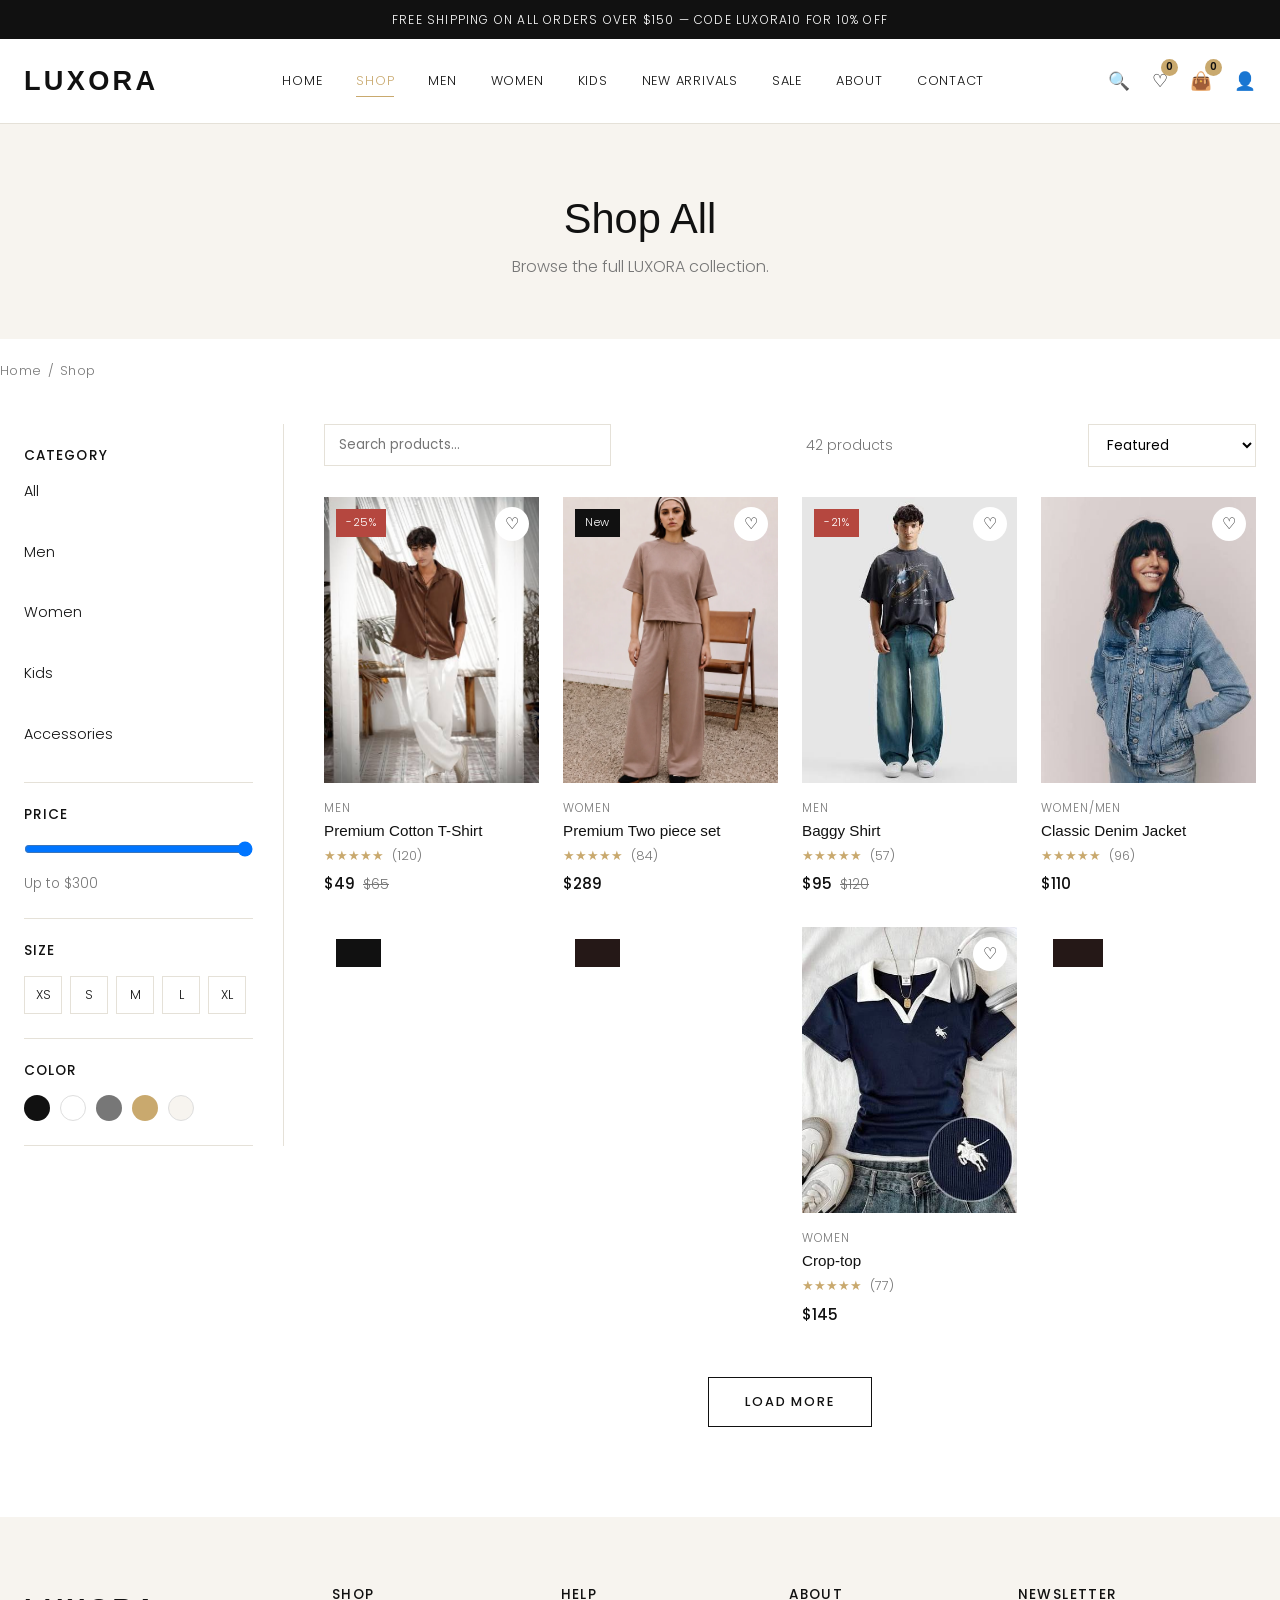
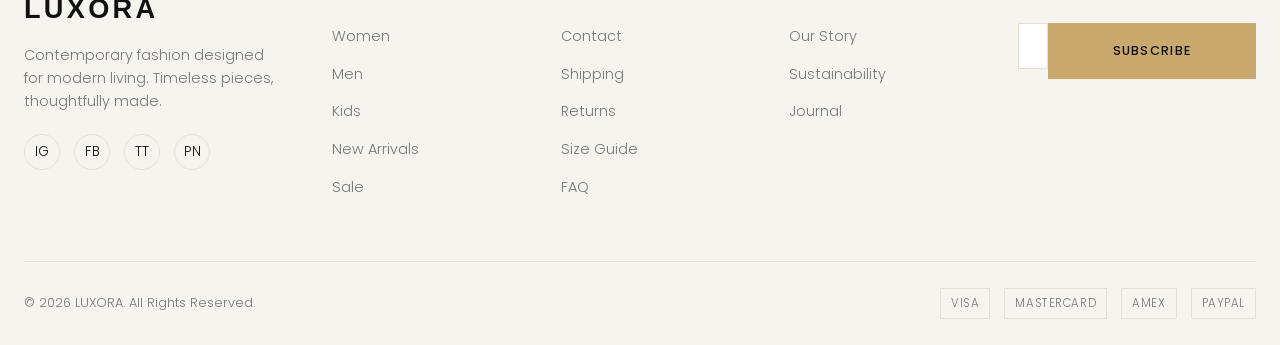
<file: shop.html>
<!DOCTYPE html>
<html lang="en">
<head>
<meta charset="UTF-8">
<meta name="viewport" content="width=device-width, initial-scale=1.0">
<title>Shop All — LUXORA</title>
<meta name="description" content="Browse the full LUXORA collection with filters for category, size, color and price.">
<link rel="icon" href="data:,">
<link rel="stylesheet" href="css/style.css">
<link rel="stylesheet" href="css/responsive.css">
</head>
<body>
<div class="announcement-bar">Free shipping on all orders over $150 &mdash; Code LUXORA10 for 10% off</div>
<header class="site-header">
    <div class="header-inner">
        <a href="index.html" class="logo">LUXORA</a>
        <nav class="main-nav">
            <a href="index.html" class="">Home</a>
            <a href="shop.html" class="active">Shop</a>
            <a href="shop.html?category=Men" class="">Men</a>
            <a href="shop.html?category=Women" class="">Women</a>
            <a href="shop.html?category=Kids" class="">Kids</a>
            <a href="shop.html" class="">New Arrivals</a>
            <a href="sale.html" class="">Sale</a>
            <a href="about.html" class="">About</a>
            <a href="contact.html" class="">Contact</a>
        </nav>
        <div class="header-icons">
            <a href="#" class="icon-btn search-trigger" aria-label="Search">&#128269;</a>
            <a href="wishlist.html" class="icon-btn" aria-label="Wishlist">&#9825;<span class="count-badge wishlist-count-badge">0</span></a>
            <a href="#" class="icon-btn cart-trigger" aria-label="Cart">&#128092;<span class="count-badge cart-count-badge">0</span></a>
            <a href="login.html" class="icon-btn" aria-label="Account">&#128100;</a>
            <button class="hamburger" aria-label="Open menu"><span></span><span></span><span></span></button>
        </div>
    </div>
</header>

<div class="page-header">
    <h1>Shop All</h1>
    <p>Browse the full LUXORA collection.</p>
</div>
<div class="breadcrumb container">
    <a href="index.html">Home</a><span>/</span>Shop
</div>
<section class="section" style="padding-top:20px;">
    <div class="container">
        <div class="shop-layout">
            <aside class="filter-sidebar" id="filter-sidebar">
                <div class="filter-group">
                    <h4>Category</h4>
                    <a href="#" class="filter-option category-filter-option active" data-category="All">All</a><br>
                    <a href="#" class="filter-option category-filter-option" data-category="Men">Men</a><br>
                    <a href="#" class="filter-option category-filter-option" data-category="Women">Women</a><br>
                    <a href="#" class="filter-option category-filter-option" data-category="Kids">Kids</a><br>
                    <a href="#" class="filter-option category-filter-option" data-category="Accessories">Accessories</a>
                </div>
                <div class="filter-group">
                    <h4>Price</h4>
                    <input type="range" id="price-range" min="30" max="300" value="300" step="10" style="width:100%;">
                    <p style="font-size:0.85rem;color:var(--color-gray);margin-top:8px;">Up to <span id="price-range-value">$300</span></p>
                </div>
                <div class="filter-group">
                    <h4>Size</h4>
                    <div class="size-filter-list">
                        <span class="size-box" data-size="XS">XS</span>
                        <span class="size-box" data-size="S">S</span>
                        <span class="size-box" data-size="M">M</span>
                        <span class="size-box" data-size="L">L</span>
                        <span class="size-box" data-size="XL">XL</span>
                    </div>
                </div>
                <div class="filter-group">
                    <h4>Color</h4>
                    <div class="color-filter-list">
                        <span class="color-swatch" style="background:#111111;" data-color="#111111"></span>
                        <span class="color-swatch" style="background:#FFFFFF;border:1px solid #ddd;" data-color="#FFFFFF"></span>
                        <span class="color-swatch" style="background:#777777;" data-color="#777777"></span>
                        <span class="color-swatch" style="background:#C9A96E;" data-color="#C9A96E"></span>
                        <span class="color-swatch" style="background:#F7F4EF;border:1px solid #ddd;" data-color="#F7F4EF"></span>
                    </div>
                </div>
            </aside>
            <div class="shop-main">
                <div class="shop-toolbar">
                    <button class="mobile-filter-btn" id="mobile-filter-btn">Filters</button>
                    <input type="text" id="shop-search-input" placeholder="Search products..." style="padding:10px 14px;border:1px solid var(--color-gray-light);min-width:200px;">
                    <span class="results-count" id="results-count"></span>
                    <select class="sort-select" id="sort-select">
                        <option value="featured">Featured</option>
                        <option value="newest">Newest</option>
                        <option value="price-low">Price: Low to High</option>
                        <option value="price-high">Price: High to Low</option>
                        <option value="rating">Best Rated</option>
                    </select>
                </div>
                <div class="product-grid" id="shop-product-grid"></div>
                <div class="load-more-wrap">
                    <button class="btn btn-outline-dark" id="load-more-btn">Load More</button>
                </div>
            </div>
        </div>
    </div>
</section>
<footer class="site-footer">
    <div class="container">
        <div class="footer-grid">
            <div class="footer-col footer-brand">
                <a href="index.html" class="logo">LUXORA</a>
                <p>Contemporary fashion designed for modern living. Timeless pieces, thoughtfully made.</p>
                <div class="social-links">
                    <a href="#" aria-label="Instagram">IG</a>
                    <a href="#" aria-label="Facebook">FB</a>
                    <a href="#" aria-label="TikTok">TT</a>
                    <a href="#" aria-label="Pinterest">PN</a>
                </div>
            </div>
            <div class="footer-col">
                <h4>Shop</h4>
                <ul>
                    <li><a href="shop.html?category=Women">Women</a></li>
                    <li><a href="shop.html?category=Men">Men</a></li>
                    <li><a href="shop.html?category=Kids">Kids</a></li>
                    <li><a href="shop.html">New Arrivals</a></li>
                    <li><a href="sale.html">Sale</a></li>
                </ul>
            </div>
            <div class="footer-col">
                <h4>Help</h4>
                <ul>
                    <li><a href="contact.html">Contact</a></li>
                    <li><a href="faq.html">Shipping</a></li>
                    <li><a href="faq.html">Returns</a></li>
                    <li><a href="size-guide.html">Size Guide</a></li>
                    <li><a href="faq.html">FAQ</a></li>
                </ul>
            </div>
            <div class="footer-col">
                <h4>About</h4>
                <ul>
                    <li><a href="about.html">Our Story</a></li>
                    <li><a href="about.html">Sustainability</a></li>
                    <li><a href="about.html">Journal</a></li>
                </ul>
            </div>
            <div class="footer-col footer-newsletter">
                <h4>Newsletter</h4>
                <form class="newsletter-form">
                    <input type="email" placeholder="Your email" required>
                    <button type="submit" class="btn btn-dark btn-block">Subscribe</button>
                </form>
                <p class="newsletter-message"></p>
            </div>
        </div>
        <div class="footer-bottom">
            <p>&copy; 2026 LUXORA. All Rights Reserved.</p>
            <div class="payment-icons">
                <span>Visa</span><span>Mastercard</span><span>Amex</span><span>PayPal</span>
            </div>
        </div>
    </div>
</footer>
<!-- Search overlay -->
<div class="search-overlay">
    <button class="search-close" aria-label="Close search">&times;</button>
    <div class="search-box">
        <input type="text" class="search-input" placeholder="Search products..." autocomplete="off">
        <div class="search-results"></div>
    </div>
</div>

<!-- Mobile navigation drawer -->
<div class="nav-scrim"></div>
<div class="mobile-nav">
    <button class="mobile-nav-close" aria-label="Close menu">&times;</button>
    <a href="index.html">Home</a>
    <a href="shop.html">Shop</a>
    <a href="shop.html?category=Men">Men</a>
    <a href="shop.html?category=Women">Women</a>
    <a href="shop.html?category=Kids">Kids</a>
    <a href="shop.html">New Arrivals</a>
    <a href="sale.html">Sale</a>
    <a href="about.html">About</a>
    <a href="contact.html">Contact</a>
    <a href="wishlist.html">Wishlist</a>
    <a href="cart.html">Cart</a>
    <a href="login.html">Account</a>
</div>

<!-- Mini cart drawer -->
<div class="nav-scrim" id="mini-cart-scrim"></div>
<div class="mini-cart" id="mini-cart">
    <div class="mini-cart-header">
        <h3>Your Cart</h3>
        <button id="mini-cart-close" aria-label="Close cart">&times;</button>
    </div>
    <div class="mini-cart-items" id="mini-cart-items"></div>
    <div class="mini-cart-footer">
        <div class="mini-cart-subtotal">
            <span>Subtotal</span>
            <span id="mini-cart-subtotal">$0</span>
        </div>
        <a href="cart.html" class="btn btn-outline-dark btn-block" style="margin-bottom:10px;">View Cart</a>
        <a href="checkout.html" class="btn btn-dark btn-block">Checkout</a>
    </div>
</div>

<!-- Toast notification -->
<div class="toast" id="toast"></div>
<script src="js/products.js"></script>
<script src="js/cart.js"></script>
<script src="js/wishlist.js"></script>
<script src="js/main.js"></script>
</body>
</html>
</file>
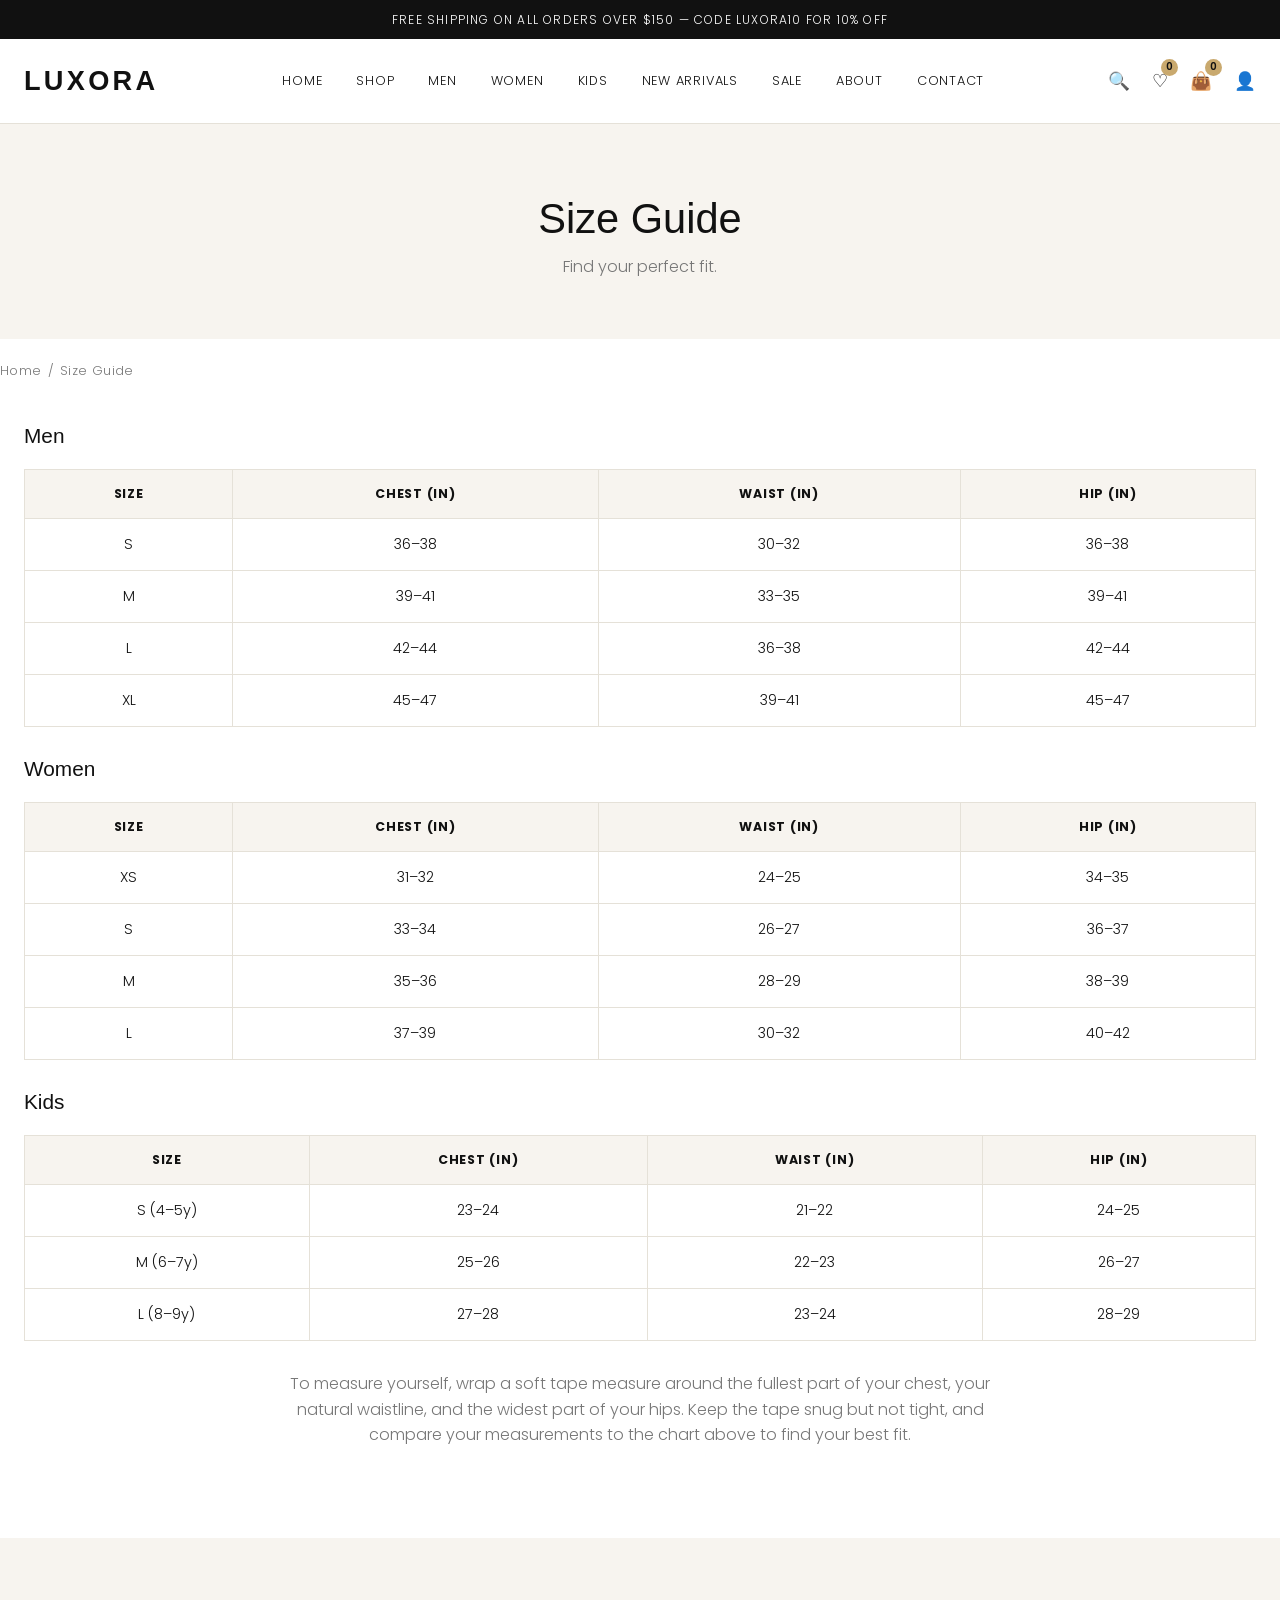
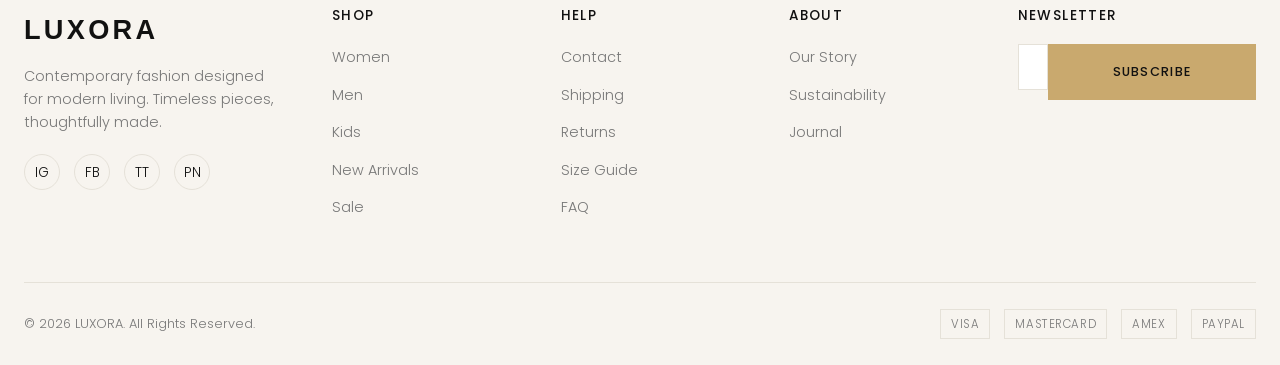
<file: size-guide.html>
<!DOCTYPE html>
<html lang="en">
<head>
<meta charset="UTF-8">
<meta name="viewport" content="width=device-width, initial-scale=1.0">
<title>Size Guide — LUXORA</title>
<meta name="description" content="Find your perfect fit with LUXORA's size guide for men, women and kids.">
<link rel="icon" href="data:,">
<link rel="stylesheet" href="css/style.css">
<link rel="stylesheet" href="css/responsive.css">
</head>
<body>
<div class="announcement-bar">Free shipping on all orders over $150 &mdash; Code LUXORA10 for 10% off</div>
<header class="site-header">
    <div class="header-inner">
        <a href="index.html" class="logo">LUXORA</a>
        <nav class="main-nav">
            <a href="index.html" class="">Home</a>
            <a href="shop.html" class="">Shop</a>
            <a href="shop.html?category=Men" class="">Men</a>
            <a href="shop.html?category=Women" class="">Women</a>
            <a href="shop.html?category=Kids" class="">Kids</a>
            <a href="shop.html" class="">New Arrivals</a>
            <a href="sale.html" class="">Sale</a>
            <a href="about.html" class="">About</a>
            <a href="contact.html" class="">Contact</a>
        </nav>
        <div class="header-icons">
            <a href="#" class="icon-btn search-trigger" aria-label="Search">&#128269;</a>
            <a href="wishlist.html" class="icon-btn" aria-label="Wishlist">&#9825;<span class="count-badge wishlist-count-badge">0</span></a>
            <a href="#" class="icon-btn cart-trigger" aria-label="Cart">&#128092;<span class="count-badge cart-count-badge">0</span></a>
            <a href="login.html" class="icon-btn" aria-label="Account">&#128100;</a>
            <button class="hamburger" aria-label="Open menu"><span></span><span></span><span></span></button>
        </div>
    </div>
</header>

<div class="page-header">
    <h1>Size Guide</h1>
    <p>Find your perfect fit.</p>
</div>
<div class="breadcrumb container">
    <a href="index.html">Home</a><span>/</span>Size Guide
</div>
<section class="section" style="padding-top:20px;">
    <div class="container">
        <h2 style="margin-bottom:20px;font-size:1.3rem;">Men</h2>
        <table class="size-table">
            <tr><th>Size</th><th>Chest (in)</th><th>Waist (in)</th><th>Hip (in)</th></tr>
            <tr><td>S</td><td>36&ndash;38</td><td>30&ndash;32</td><td>36&ndash;38</td></tr>
            <tr><td>M</td><td>39&ndash;41</td><td>33&ndash;35</td><td>39&ndash;41</td></tr>
            <tr><td>L</td><td>42&ndash;44</td><td>36&ndash;38</td><td>42&ndash;44</td></tr>
            <tr><td>XL</td><td>45&ndash;47</td><td>39&ndash;41</td><td>45&ndash;47</td></tr>
        </table>

        <h2 style="margin-bottom:20px;font-size:1.3rem;">Women</h2>
        <table class="size-table">
            <tr><th>Size</th><th>Chest (in)</th><th>Waist (in)</th><th>Hip (in)</th></tr>
            <tr><td>XS</td><td>31&ndash;32</td><td>24&ndash;25</td><td>34&ndash;35</td></tr>
            <tr><td>S</td><td>33&ndash;34</td><td>26&ndash;27</td><td>36&ndash;37</td></tr>
            <tr><td>M</td><td>35&ndash;36</td><td>28&ndash;29</td><td>38&ndash;39</td></tr>
            <tr><td>L</td><td>37&ndash;39</td><td>30&ndash;32</td><td>40&ndash;42</td></tr>
        </table>

        <h2 style="margin-bottom:20px;font-size:1.3rem;">Kids</h2>
        <table class="size-table">
            <tr><th>Size</th><th>Chest (in)</th><th>Waist (in)</th><th>Hip (in)</th></tr>
            <tr><td>S (4&ndash;5y)</td><td>23&ndash;24</td><td>21&ndash;22</td><td>24&ndash;25</td></tr>
            <tr><td>M (6&ndash;7y)</td><td>25&ndash;26</td><td>22&ndash;23</td><td>26&ndash;27</td></tr>
            <tr><td>L (8&ndash;9y)</td><td>27&ndash;28</td><td>23&ndash;24</td><td>28&ndash;29</td></tr>
        </table>

        <p class="size-guide-note">To measure yourself, wrap a soft tape measure around the fullest part of your chest, your natural waistline, and the widest part of your hips. Keep the tape snug but not tight, and compare your measurements to the chart above to find your best fit.</p>
    </div>
</section>
<footer class="site-footer">
    <div class="container">
        <div class="footer-grid">
            <div class="footer-col footer-brand">
                <a href="index.html" class="logo">LUXORA</a>
                <p>Contemporary fashion designed for modern living. Timeless pieces, thoughtfully made.</p>
                <div class="social-links">
                    <a href="#" aria-label="Instagram">IG</a>
                    <a href="#" aria-label="Facebook">FB</a>
                    <a href="#" aria-label="TikTok">TT</a>
                    <a href="#" aria-label="Pinterest">PN</a>
                </div>
            </div>
            <div class="footer-col">
                <h4>Shop</h4>
                <ul>
                    <li><a href="shop.html?category=Women">Women</a></li>
                    <li><a href="shop.html?category=Men">Men</a></li>
                    <li><a href="shop.html?category=Kids">Kids</a></li>
                    <li><a href="shop.html">New Arrivals</a></li>
                    <li><a href="sale.html">Sale</a></li>
                </ul>
            </div>
            <div class="footer-col">
                <h4>Help</h4>
                <ul>
                    <li><a href="contact.html">Contact</a></li>
                    <li><a href="faq.html">Shipping</a></li>
                    <li><a href="faq.html">Returns</a></li>
                    <li><a href="size-guide.html">Size Guide</a></li>
                    <li><a href="faq.html">FAQ</a></li>
                </ul>
            </div>
            <div class="footer-col">
                <h4>About</h4>
                <ul>
                    <li><a href="about.html">Our Story</a></li>
                    <li><a href="about.html">Sustainability</a></li>
                    <li><a href="about.html">Journal</a></li>
                </ul>
            </div>
            <div class="footer-col footer-newsletter">
                <h4>Newsletter</h4>
                <form class="newsletter-form">
                    <input type="email" placeholder="Your email" required>
                    <button type="submit" class="btn btn-dark btn-block">Subscribe</button>
                </form>
                <p class="newsletter-message"></p>
            </div>
        </div>
        <div class="footer-bottom">
            <p>&copy; 2026 LUXORA. All Rights Reserved.</p>
            <div class="payment-icons">
                <span>Visa</span><span>Mastercard</span><span>Amex</span><span>PayPal</span>
            </div>
        </div>
    </div>
</footer>
<!-- Search overlay -->
<div class="search-overlay">
    <button class="search-close" aria-label="Close search">&times;</button>
    <div class="search-box">
        <input type="text" class="search-input" placeholder="Search products..." autocomplete="off">
        <div class="search-results"></div>
    </div>
</div>

<!-- Mobile navigation drawer -->
<div class="nav-scrim"></div>
<div class="mobile-nav">
    <button class="mobile-nav-close" aria-label="Close menu">&times;</button>
    <a href="index.html">Home</a>
    <a href="shop.html">Shop</a>
    <a href="shop.html?category=Men">Men</a>
    <a href="shop.html?category=Women">Women</a>
    <a href="shop.html?category=Kids">Kids</a>
    <a href="shop.html">New Arrivals</a>
    <a href="sale.html">Sale</a>
    <a href="about.html">About</a>
    <a href="contact.html">Contact</a>
    <a href="wishlist.html">Wishlist</a>
    <a href="cart.html">Cart</a>
    <a href="login.html">Account</a>
</div>

<!-- Mini cart drawer -->
<div class="nav-scrim" id="mini-cart-scrim"></div>
<div class="mini-cart" id="mini-cart">
    <div class="mini-cart-header">
        <h3>Your Cart</h3>
        <button id="mini-cart-close" aria-label="Close cart">&times;</button>
    </div>
    <div class="mini-cart-items" id="mini-cart-items"></div>
    <div class="mini-cart-footer">
        <div class="mini-cart-subtotal">
            <span>Subtotal</span>
            <span id="mini-cart-subtotal">$0</span>
        </div>
        <a href="cart.html" class="btn btn-outline-dark btn-block" style="margin-bottom:10px;">View Cart</a>
        <a href="checkout.html" class="btn btn-dark btn-block">Checkout</a>
    </div>
</div>

<!-- Toast notification -->
<div class="toast" id="toast"></div>
<script src="js/products.js"></script>
<script src="js/cart.js"></script>
<script src="js/wishlist.js"></script>
<script src="js/main.js"></script>
</body>
</html>
</file>
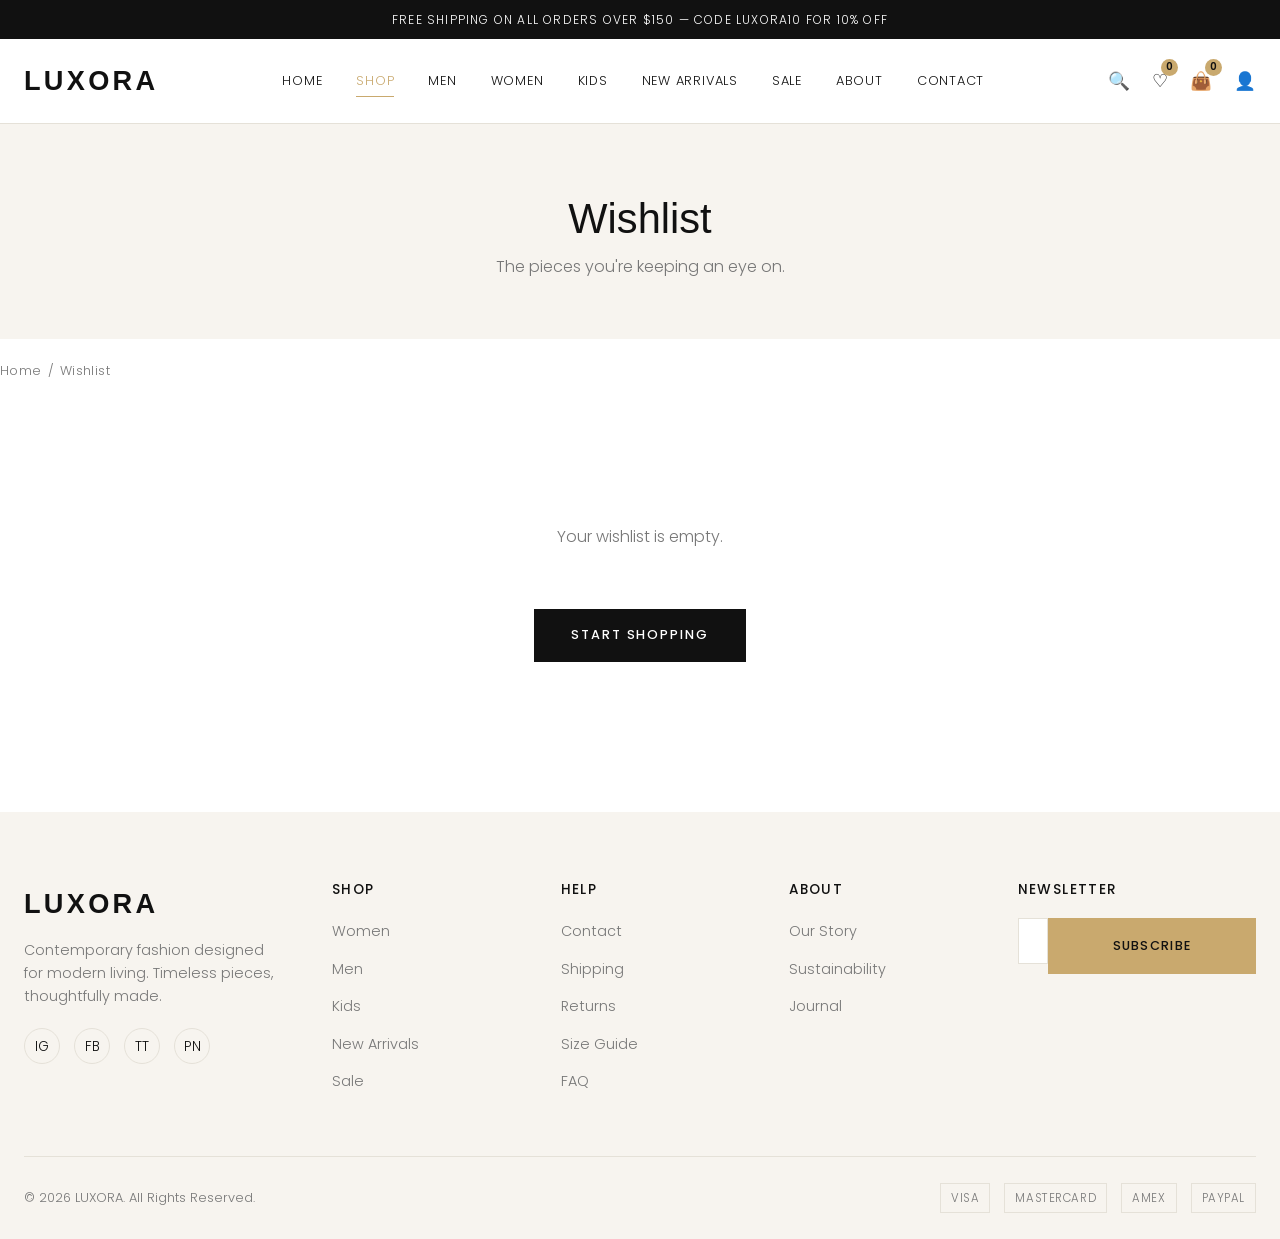
<file: wishlist.html>
<!DOCTYPE html>
<html lang="en">
<head>
<meta charset="UTF-8">
<meta name="viewport" content="width=device-width, initial-scale=1.0">
<title>Wishlist — LUXORA</title>
<meta name="description" content="View and manage the products you've saved to your LUXORA wishlist.">
<link rel="icon" href="data:,">
<link rel="stylesheet" href="css/style.css">
<link rel="stylesheet" href="css/responsive.css">
</head>
<body>
<div class="announcement-bar">Free shipping on all orders over $150 &mdash; Code LUXORA10 for 10% off</div>
<header class="site-header">
    <div class="header-inner">
        <a href="index.html" class="logo">LUXORA</a>
        <nav class="main-nav">
            <a href="index.html" class="">Home</a>
            <a href="shop.html" class="active">Shop</a>
            <a href="shop.html?category=Men" class="">Men</a>
            <a href="shop.html?category=Women" class="">Women</a>
            <a href="shop.html?category=Kids" class="">Kids</a>
            <a href="shop.html" class="">New Arrivals</a>
            <a href="sale.html" class="">Sale</a>
            <a href="about.html" class="">About</a>
            <a href="contact.html" class="">Contact</a>
        </nav>
        <div class="header-icons">
            <a href="#" class="icon-btn search-trigger" aria-label="Search">&#128269;</a>
            <a href="wishlist.html" class="icon-btn" aria-label="Wishlist">&#9825;<span class="count-badge wishlist-count-badge">0</span></a>
            <a href="#" class="icon-btn cart-trigger" aria-label="Cart">&#128092;<span class="count-badge cart-count-badge">0</span></a>
            <a href="login.html" class="icon-btn" aria-label="Account">&#128100;</a>
            <button class="hamburger" aria-label="Open menu"><span></span><span></span><span></span></button>
        </div>
    </div>
</header>

<div class="page-header">
    <h1>Wishlist</h1>
    <p>The pieces you're keeping an eye on.</p>
</div>
<div class="breadcrumb container">
    <a href="index.html">Home</a><span>/</span>Wishlist
</div>
<section class="section" style="padding-top:20px;">
    <div class="container">
        <div class="wishlist-grid" id="wishlist-grid"></div>
        <div id="wishlist-empty" style="display:none; text-align:center; padding:60px 0;">
            <p class="empty-msg" style="margin-bottom:20px;">Your wishlist is empty.</p>
            <a href="shop.html" class="btn btn-dark">Start Shopping</a>
        </div>
    </div>
</section>
<footer class="site-footer">
    <div class="container">
        <div class="footer-grid">
            <div class="footer-col footer-brand">
                <a href="index.html" class="logo">LUXORA</a>
                <p>Contemporary fashion designed for modern living. Timeless pieces, thoughtfully made.</p>
                <div class="social-links">
                    <a href="#" aria-label="Instagram">IG</a>
                    <a href="#" aria-label="Facebook">FB</a>
                    <a href="#" aria-label="TikTok">TT</a>
                    <a href="#" aria-label="Pinterest">PN</a>
                </div>
            </div>
            <div class="footer-col">
                <h4>Shop</h4>
                <ul>
                    <li><a href="shop.html?category=Women">Women</a></li>
                    <li><a href="shop.html?category=Men">Men</a></li>
                    <li><a href="shop.html?category=Kids">Kids</a></li>
                    <li><a href="shop.html">New Arrivals</a></li>
                    <li><a href="sale.html">Sale</a></li>
                </ul>
            </div>
            <div class="footer-col">
                <h4>Help</h4>
                <ul>
                    <li><a href="contact.html">Contact</a></li>
                    <li><a href="faq.html">Shipping</a></li>
                    <li><a href="faq.html">Returns</a></li>
                    <li><a href="size-guide.html">Size Guide</a></li>
                    <li><a href="faq.html">FAQ</a></li>
                </ul>
            </div>
            <div class="footer-col">
                <h4>About</h4>
                <ul>
                    <li><a href="about.html">Our Story</a></li>
                    <li><a href="about.html">Sustainability</a></li>
                    <li><a href="about.html">Journal</a></li>
                </ul>
            </div>
            <div class="footer-col footer-newsletter">
                <h4>Newsletter</h4>
                <form class="newsletter-form">
                    <input type="email" placeholder="Your email" required>
                    <button type="submit" class="btn btn-dark btn-block">Subscribe</button>
                </form>
                <p class="newsletter-message"></p>
            </div>
        </div>
        <div class="footer-bottom">
            <p>&copy; 2026 LUXORA. All Rights Reserved.</p>
            <div class="payment-icons">
                <span>Visa</span><span>Mastercard</span><span>Amex</span><span>PayPal</span>
            </div>
        </div>
    </div>
</footer>
<!-- Search overlay -->
<div class="search-overlay">
    <button class="search-close" aria-label="Close search">&times;</button>
    <div class="search-box">
        <input type="text" class="search-input" placeholder="Search products..." autocomplete="off">
        <div class="search-results"></div>
    </div>
</div>

<!-- Mobile navigation drawer -->
<div class="nav-scrim"></div>
<div class="mobile-nav">
    <button class="mobile-nav-close" aria-label="Close menu">&times;</button>
    <a href="index.html">Home</a>
    <a href="shop.html">Shop</a>
    <a href="shop.html?category=Men">Men</a>
    <a href="shop.html?category=Women">Women</a>
    <a href="shop.html?category=Kids">Kids</a>
    <a href="shop.html">New Arrivals</a>
    <a href="sale.html">Sale</a>
    <a href="about.html">About</a>
    <a href="contact.html">Contact</a>
    <a href="wishlist.html">Wishlist</a>
    <a href="cart.html">Cart</a>
    <a href="login.html">Account</a>
</div>

<!-- Mini cart drawer -->
<div class="nav-scrim" id="mini-cart-scrim"></div>
<div class="mini-cart" id="mini-cart">
    <div class="mini-cart-header">
        <h3>Your Cart</h3>
        <button id="mini-cart-close" aria-label="Close cart">&times;</button>
    </div>
    <div class="mini-cart-items" id="mini-cart-items"></div>
    <div class="mini-cart-footer">
        <div class="mini-cart-subtotal">
            <span>Subtotal</span>
            <span id="mini-cart-subtotal">$0</span>
        </div>
        <a href="cart.html" class="btn btn-outline-dark btn-block" style="margin-bottom:10px;">View Cart</a>
        <a href="checkout.html" class="btn btn-dark btn-block">Checkout</a>
    </div>
</div>

<!-- Toast notification -->
<div class="toast" id="toast"></div>
<script src="js/products.js"></script>
<script src="js/cart.js"></script>
<script src="js/wishlist.js"></script>
<script src="js/main.js"></script>
</body>
</html>
</file>
<file: css/style.css>
/* =========================================================
   LUXORA — style.css
   Core styles: variables, layout, header, footer, components
   ========================================================= */

/* ---------- Google Fonts ---------- */
@import url('https://fonts.googleapis.com/css2?family=Playfair+Display:wght@400;500;600;700&family=Poppins:wght@300;400;500;600&display=swap');

/* ---------- Design Tokens ---------- */
:root {
    --color-black: #111111;
    --color-white: #FFFFFF;
    --color-cream: #F7F4EF;
    --color-gold: #C9A96E;
    --color-gray: #777777;
    --color-gray-light: #E5E1D8;
    --color-error: #B5473F;

    --font-heading:  Arial, sans-serif;;
    --font-body: 'Poppins', sans-serif;

    --max-width: 1280px;
    --gutter: 24px;

    --transition: 0.3s ease;
    --transition-slow: 0.6s ease;
}

/* ---------- Reset ---------- */
* {
    margin: 0;
    padding: 0;
    box-sizing: border-box;
}

html {
    scroll-behavior: smooth;
}

body {
    font-family: var(--font-body);
    color: var(--color-black);
    background-color: var(--color-white);
    line-height: 1.6;
    font-weight: 300;
    overflow-x: hidden;
}

img {
    display: block;
    max-width: 100%;
    height: auto;
}

a {
    text-decoration: none;
    color: inherit;
}

ul {
    list-style: none;
}

button {
    font-family: var(--font-body);
    cursor: pointer;
    border: none;
    background: none;
}

input, select, textarea {
    font-family: var(--font-body);
}

:focus-visible {
    outline: 2px solid var(--color-gold);
    outline-offset: 3px;
}

.container {
    max-width: var(--max-width);
    margin: 0 auto;
    padding: 0 var(--gutter);
}

/* ---------- Typography helpers ---------- */
h1, h2, h3, h4 {
    font-family: var(--font-heading);
    font-weight: 500;
    line-height: 1.2;
}

.eyebrow {
    display: inline-block;
    font-size: 0.75rem;
    letter-spacing: 0.25em;
    text-transform: uppercase;
    color: var(--color-gold);
    margin-bottom: 12px;
}

.section-title {
    font-size: 2.2rem;
    margin-bottom: 8px;
}

.section-subtitle {
    color: var(--color-gray);
    font-weight: 300;
    margin-bottom: 40px;
}

.section-head {
    text-align: center;
    max-width: 600px;
    margin: 0 auto 48px;
}

.section {
    padding: 90px 0;
}

.section-cream {
    background-color: var(--color-cream);
}

/* ---------- Buttons ---------- */
.btn {
    display: inline-block;
    padding: 15px 36px;
    font-size: 0.8rem;
    letter-spacing: 0.15em;
    text-transform: uppercase;
    font-weight: 500;
    border: 1px solid transparent;
    transition: all var(--transition);
    text-align: center;
}

.btn-dark {
    background-color: var(--color-black);
    color: var(--color-white);
}

.btn-dark:hover {
    background-color: var(--color-gold);
    color: var(--color-black);
}

.btn-outline {
    background-color: transparent;
    border-color: var(--color-white);
    color: var(--color-white);
}

.btn-outline:hover {
    background-color: var(--color-white);
    color: var(--color-black);
}

.btn-outline-dark {
    background-color: transparent;
    border-color: var(--color-black);
    color: var(--color-black);
}

.btn-outline-dark:hover {
    background-color: var(--color-black);
    color: var(--color-white);
}

.btn-gold {
    background-color: var(--color-gold);
    color: var(--color-black);
}

.btn-gold:hover {
    background-color: var(--color-black);
    color: var(--color-white);
}

.btn-block {
    display: block;
    width: 100%;
    text-align: center;
}

.btn:disabled {
    opacity: 0.5;
    cursor: not-allowed;
}

/* ---------- Announcement bar ---------- */
.announcement-bar {
    background-color: var(--color-black);
    color: var(--color-white);
    text-align: center;
    font-size: 0.75rem;
    letter-spacing: 0.1em;
    padding: 10px 0;
    text-transform: uppercase;
}

/* ---------- Header ---------- */
.site-header {
    position: sticky;
    top: 0;
    z-index: 500;
    background-color: var(--color-white);
    border-bottom: 1px solid var(--color-gray-light);
}

.header-inner {
    display: flex;
    align-items: center;
    justify-content: space-between;
    padding: 20px var(--gutter);
    max-width: var(--max-width);
    margin: 0 auto;
}

.logo {
    font-family: var(--font-heading);
    font-size: 1.7rem;
    letter-spacing: 0.12em;
    font-weight: 600;
}

.main-nav {
    display: flex;
    gap: 34px;
}

.main-nav a {
    font-size: 0.8rem;
    letter-spacing: 0.06em;
    text-transform: uppercase;
    position: relative;
    padding: 6px 0;
}

.main-nav a::after {
    content: "";
    position: absolute;
    left: 0;
    bottom: 0;
    width: 0;
    height: 1px;
    background-color: var(--color-gold);
    transition: width var(--transition);
}

.main-nav a:hover::after,
.main-nav a.active::after {
    width: 100%;
}

.main-nav a.active {
    color: var(--color-gold);
}

.header-icons {
    display: flex;
    align-items: center;
    gap: 22px;
}

.icon-btn {
    position: relative;
    font-size: 1.1rem;
    display: flex;
    align-items: center;
}

.count-badge {
    position: absolute;
    top: -8px;
    right: -10px;
    background-color: var(--color-gold);
    color: var(--color-black);
    font-size: 0.65rem;
    font-weight: 600;
    width: 17px;
    height: 17px;
    border-radius: 50%;
    display: flex;
    align-items: center;
    justify-content: center;
}

.hamburger {
    display: none;
    flex-direction: column;
    gap: 5px;
}

.hamburger span {
    width: 24px;
    height: 1.5px;
    background-color: var(--color-black);
    transition: var(--transition);
}

/* Search overlay */
.search-overlay {
    position: fixed;
    inset: 0;
    background-color: rgba(17,17,17,0.96);
    z-index: 900;
    display: flex;
    align-items: flex-start;
    justify-content: center;
    padding-top: 140px;
    opacity: 0;
    visibility: hidden;
    transition: opacity var(--transition);
}

.search-overlay.open {
    opacity: 1;
    visibility: visible;
}

.search-box {
    width: 90%;
    max-width: 640px;
}

.search-box input {
    width: 100%;
    background: transparent;
    border: none;
    border-bottom: 1px solid var(--color-gold);
    color: var(--color-white);
    font-size: 1.6rem;
    font-family: var(--font-heading);
    padding: 12px 0;
}

.search-box input::placeholder {
    color: var(--color-gray);
}

.search-close {
    color: var(--color-white);
    font-size: 1.6rem;
    position: absolute;
    top: 40px;
    right: 40px;
}

.search-results {
    margin-top: 24px;
    color: var(--color-white);
    max-height: 45vh;
    overflow-y: auto;
}

.search-result-item {
    display: flex;
    justify-content: space-between;
    padding: 12px 0;
    border-bottom: 1px solid rgba(255,255,255,0.1);
    font-size: 0.95rem;
}

.search-result-item:hover {
    color: var(--color-gold);
}

/* Mobile nav drawer */
.mobile-nav {
    position: fixed;
    top: 0;
    right: -100%;
    width: 82%;
    max-width: 340px;
    height: 100%;
    background-color: var(--color-white);
    z-index: 950;
    transition: right var(--transition-slow);
    padding: 28px 26px;
    overflow-y: auto;
}

.mobile-nav.open {
    right: 0;
}

.mobile-nav-close {
    font-size: 1.6rem;
    margin-bottom: 30px;
    display: block;
}

.mobile-nav a {
    display: block;
    padding: 14px 0;
    border-bottom: 1px solid var(--color-gray-light);
    font-size: 0.95rem;
    letter-spacing: 0.05em;
    text-transform: uppercase;
}

.nav-scrim {
    position: fixed;
    inset: 0;
    background: rgba(17,17,17,0.5);
    z-index: 940;
    opacity: 0;
    visibility: hidden;
    transition: var(--transition);
}

.nav-scrim.open {
    opacity: 1;
    visibility: visible;
}

/* ---------- Breadcrumb ---------- */
.breadcrumb {
    padding: 22px 0;
    font-size: 0.8rem;
    color: var(--color-gray);
    letter-spacing: 0.03em;
}

.breadcrumb a:hover {
    color: var(--color-gold);
}

.breadcrumb span {
    margin: 0 6px;
}

/* ---------- Page header (for interior pages) ---------- */
.page-header {
    background-color: var(--color-cream);
    text-align: center;
    padding: 70px var(--gutter) 60px;
}

.page-header h1 {
    font-size: 2.6rem;
    margin-bottom: 10px;
}

.page-header p {
    color: var(--color-gray);
}

/* ---------- Hero ---------- */
.hero {
    position: relative;
    height: 88vh;
    min-height: 560px;
    display: flex;
    align-items: center;
    color: var(--color-white);
    overflow: hidden;
}

.hero img {
    position: absolute;
    inset: 0;
    width: 100%;
    height: 100%;
    object-fit: cover;
    object-position: top center;
}

.hero-overlay {
    position: absolute;
    inset: 0;
    background: linear-gradient(180deg, rgba(17,17,17,0.35) 0%, rgba(17,17,17,0.55) 100%);
}

.hero-content {
    position: relative;
    z-index: 2;
    max-width: 620px;
    padding: 0 var(--gutter);
    margin: 0 auto;
    text-align: center;
    left: 0;
    right: 0;
}

.hero-content .eyebrow {
    color: var(--color-gold);
    opacity: 0;
    animation: fadeUp 0.8s ease forwards 0.1s;
}

.hero-content h1 {
    font-size: 3.4rem;
    letter-spacing: 0.02em;
    margin-bottom: 18px;
    opacity: 0;
    animation: fadeUp 0.8s ease forwards 0.3s;
}

.hero-content p {
    font-size: 1.05rem;
    margin-bottom: 34px;
    opacity: 0;
    animation: fadeUp 0.8s ease forwards 0.5s;
}

.hero-buttons {
    display: flex;
    gap: 16px;
    justify-content: center;
    opacity: 0;
    animation: fadeUp 0.8s ease forwards 0.7s;
}

@keyframes fadeUp {
    from { opacity: 0; transform: translateY(24px); }
    to { opacity: 1; transform: translateY(0); }
}

/* ---------- Category grid ---------- */
.category-grid {
    display: grid;
    grid-template-columns: repeat(4, 1fr);
    gap: 20px;
}

.category-card {
    position: relative;
    height: 420px;
    overflow: hidden;
}

.category-card img {
    width: 100%;
    height: 100%;
    object-fit: cover;
    transition: transform var(--transition-slow);
}

.category-card:hover img {
    transform: scale(1.08);
}

.category-card-overlay {
    position: absolute;
    inset: 0;
    background: linear-gradient(180deg, rgba(17,17,17,0) 40%, rgba(17,17,17,0.75) 100%);
    display: flex;
    flex-direction: column;
    justify-content: flex-end;
    align-items: center;
    padding-bottom: 28px;
    text-align: center;
}

.category-card-overlay h3 {
    color: var(--color-white);
    font-size: 1.4rem;
    margin-bottom: 12px;
}

.category-card-overlay a {
    color: var(--color-white);
    font-size: 0.75rem;
    letter-spacing: 0.15em;
    text-transform: uppercase;
    border-bottom: 1px solid var(--color-gold);
    padding-bottom: 3px;
}

/* ---------- Product Grid & Card ---------- */
.product-grid {
    display: grid;
    grid-template-columns: repeat(4, 1fr);
    gap: 30px 24px;
}

.product-card {
    position: relative;
}

.product-image-wrap {
    position: relative;
    overflow: hidden;
    aspect-ratio: 3 / 4;
    background-color: var(--color-cream);
    margin-bottom: 16px;
}

.product-image-wrap img {
    width: 100%;
    height: 100%;
    object-fit: cover;
    transition: transform var(--transition-slow);
}

.product-card:hover .product-image-wrap img {
    transform: scale(1.06);
}

.badge {
    position: absolute;
    top: 12px;
    left: 12px;
    background-color: var(--color-black);
    color: var(--color-white);
    font-size: 0.7rem;
    letter-spacing: 0.05em;
    padding: 5px 10px;
    z-index: 2;
}

.badge-sale {
    background-color: var(--color-error);
}

.wishlist-btn {
    position: absolute;
    top: 10px;
    right: 10px;
    width: 34px;
    height: 34px;
    background-color: var(--color-white);
    border-radius: 50%;
    display: flex;
    align-items: center;
    justify-content: center;
    font-size: 1rem;
    z-index: 2;
    transition: var(--transition);
    color: var(--color-black);
}

.wishlist-btn:hover {
    background-color: var(--color-gold);
}

.wishlist-btn.active {
    color: var(--color-error);
}

.product-quick-add {
    position: absolute;
    left: 0;
    right: 0;
    bottom: 0;
    background-color: rgba(17,17,17,0.88);
    color: var(--color-white);
    text-align: center;
    padding: 12px;
    font-size: 0.75rem;
    letter-spacing: 0.1em;
    text-transform: uppercase;
    transform: translateY(100%);
    transition: transform var(--transition);
    z-index: 2;
}

.product-card:hover .product-quick-add {
    transform: translateY(0);
}

.product-category {
    font-size: 0.72rem;
    color: var(--color-gray);
    text-transform: uppercase;
    letter-spacing: 0.08em;
    margin-bottom: 4px;
}

.product-name {
    font-size: 0.95rem;
    font-weight: 500;
    margin-bottom: 6px;
}

.product-name a:hover {
    color: var(--color-gold);
}

.product-rating {
    color: var(--color-gold);
    font-size: 0.8rem;
    margin-bottom: 6px;
}

.product-rating span {
    color: var(--color-gray);
    margin-left: 4px;
}

.product-price {
    font-size: 0.95rem;
    font-weight: 500;
}

.old-price {
    color: var(--color-gray);
    text-decoration: line-through;
    font-weight: 300;
    margin-left: 8px;
    font-size: 0.85rem;
}

/* ---------- Tabs ---------- */
.tab-buttons {
    display: flex;
    justify-content: center;
    gap: 30px;
    margin-bottom: 44px;
}

.tab-btn {
    font-size: 0.8rem;
    letter-spacing: 0.1em;
    text-transform: uppercase;
    padding-bottom: 8px;
    color: var(--color-gray);
    border-bottom: 2px solid transparent;
}

.tab-btn.active {
    color: var(--color-black);
    border-color: var(--color-gold);
}

/* ---------- Promo banner ---------- */
.promo-banner {
    position: relative;
    min-height: 480px;
    display: flex;
    align-items: center;
    justify-content: center;
    text-align: center;
    color: var(--color-white);
    overflow: hidden;
}

.promo-banner img {
    position: absolute;
    inset: 0;
    width: 100%;
    height: 100%;
    object-fit: cover;
}

.promo-banner .hero-overlay {
    background: rgba(17,17,17,0.5);
}

.promo-content {
    position: relative;
    z-index: 2;
}

.promo-content h2 {
    font-size: 2.6rem;
    margin-bottom: 12px;
}

.promo-content p {
    margin-bottom: 26px;
    font-size: 1.05rem;
}

/* ---------- About preview / split section ---------- */
.split-section {
    display: grid;
    grid-template-columns: 1fr 1fr;
    align-items: center;
    gap: 60px;
}

.split-section img {
    width: 100%;
    height: 520px;
    object-fit: cover;
}

.split-text .eyebrow {
    display: block;
}

.split-text h2 {
    font-size: 2.2rem;
    margin-bottom: 18px;
}

.split-text p {
    color: var(--color-gray);
    margin-bottom: 28px;
}

.split-reverse {
    direction: rtl;
}

.split-reverse > * {
    direction: ltr;
}

/* ---------- Newsletter ---------- */
.newsletter {
    background-color: var(--color-black);
    color: var(--color-white);
    text-align: center;
    padding: 80px var(--gutter);
}

.newsletter h2 {
    font-size: 2rem;
    margin-bottom: 12px;
}

.newsletter p {
    color: #cfcfcf;
    max-width: 480px;
    margin: 0 auto 30px;
}

.newsletter-form {
    display: flex;
    justify-content: center;
    gap: 0;
    max-width: 420px;
    margin: 0 auto;
}

.newsletter-form input {
    flex: 1;
    padding: 15px 18px;
    background: transparent;
    border: 1px solid #555;
    border-right: none;
    color: var(--color-white);
}

.newsletter-form input::placeholder {
    color: #999;
}

.newsletter-form button {
    padding: 15px 26px;
    background-color: var(--color-gold);
    color: var(--color-black);
    font-size: 0.8rem;
    letter-spacing: 0.1em;
    text-transform: uppercase;
    font-weight: 500;
    transition: var(--transition);
}

.newsletter-form button:hover {
    background-color: var(--color-white);
}

.newsletter-message {
    margin-top: 16px;
    color: var(--color-gold);
    font-size: 0.9rem;
    min-height: 20px;
}

/* ---------- Footer ---------- */
.site-footer {
    background-color: var(--color-cream);
    padding-top: 70px;
}

.footer-grid {
    display: grid;
    grid-template-columns: 1.4fr 1fr 1fr 1fr 1.2fr;
    gap: 30px;
    padding-bottom: 50px;
    border-bottom: 1px solid var(--color-gray-light);
}

.footer-brand .logo {
    display: block;
    margin-bottom: 14px;
}

.footer-brand p {
    color: var(--color-gray);
    font-size: 0.9rem;
    margin-bottom: 20px;
    max-width: 260px;
}

.footer-col h4 {
    font-size: 0.85rem;
    letter-spacing: 0.1em;
    text-transform: uppercase;
    margin-bottom: 20px;
    font-family: var(--font-body);
    font-weight: 500;
}

.footer-col ul li {
    margin-bottom: 12px;
}

.footer-col ul li a {
    color: var(--color-gray);
    font-size: 0.9rem;
    transition: var(--transition);
}

.footer-col ul li a:hover {
    color: var(--color-gold);
}

.footer-newsletter input {
    width: 100%;
    padding: 12px 14px;
    border: 1px solid var(--color-gray-light);
    background: var(--color-white);
    margin-bottom: 10px;
}

.social-links {
    display: flex;
    gap: 14px;
    margin-top: 4px;
}

.social-links a {
    width: 36px;
    height: 36px;
    border: 1px solid var(--color-gray-light);
    border-radius: 50%;
    display: flex;
    align-items: center;
    justify-content: center;
    font-size: 0.85rem;
    transition: var(--transition);
}

.social-links a:hover {
    background-color: var(--color-black);
    color: var(--color-white);
    border-color: var(--color-black);
}

.footer-bottom {
    display: flex;
    justify-content: space-between;
    align-items: center;
    padding: 26px 0;
    font-size: 0.8rem;
    color: var(--color-gray);
}

.payment-icons {
    display: flex;
    gap: 14px;
    font-size: 0.72rem;
    letter-spacing: 0.05em;
    color: var(--color-gray);
    text-transform: uppercase;
}

.payment-icons span {
    border: 1px solid var(--color-gray-light);
    padding: 5px 10px;
}

/* ---------- Toast / Mini cart notification ---------- */
.toast {
    position: fixed;
    bottom: 30px;
    right: 30px;
    background-color: var(--color-black);
    color: var(--color-white);
    padding: 16px 24px;
    font-size: 0.9rem;
    z-index: 1200;
    display: flex;
    align-items: center;
    gap: 12px;
    transform: translateY(120%);
    opacity: 0;
    transition: all var(--transition);
    border-left: 3px solid var(--color-gold);
}

.toast.show {
    transform: translateY(0);
    opacity: 1;
}

/* ---------- Mini cart drawer ---------- */
.mini-cart {
    position: fixed;
    top: 0;
    right: -100%;
    width: 90%;
    max-width: 400px;
    height: 100%;
    background-color: var(--color-white);
    z-index: 1000;
    transition: right var(--transition-slow);
    display: flex;
    flex-direction: column;
}

.mini-cart.open {
    right: 0;
}

.mini-cart-header {
    display: flex;
    justify-content: space-between;
    align-items: center;
    padding: 24px;
    border-bottom: 1px solid var(--color-gray-light);
}

.mini-cart-header h3 {
    font-size: 1.2rem;
}

.mini-cart-items {
    flex: 1;
    overflow-y: auto;
    padding: 20px 24px;
}

.mini-cart-item {
    display: flex;
    gap: 14px;
    padding-bottom: 18px;
    margin-bottom: 18px;
    border-bottom: 1px solid var(--color-gray-light);
}

.mini-cart-item img {
    width: 70px;
    height: 88px;
    object-fit: cover;
}

.mini-cart-item-info {
    flex: 1;
}

.mini-cart-item-info h5 {
    font-size: 0.9rem;
    font-weight: 500;
    margin-bottom: 4px;
}

.mini-cart-item-info p {
    font-size: 0.8rem;
    color: var(--color-gray);
    margin-bottom: 6px;
}

.mini-cart-remove {
    font-size: 0.75rem;
    text-decoration: underline;
    color: var(--color-error);
}

.mini-cart-footer {
    padding: 24px;
    border-top: 1px solid var(--color-gray-light);
}

.mini-cart-subtotal {
    display: flex;
    justify-content: space-between;
    margin-bottom: 16px;
    font-weight: 500;
}

.empty-msg {
    text-align: center;
    color: var(--color-gray);
    padding: 40px 0;
}

/* ---------- Forms (generic) ---------- */
.form-group {
    margin-bottom: 20px;
}

.form-group label {
    display: block;
    font-size: 0.8rem;
    letter-spacing: 0.03em;
    margin-bottom: 8px;
    text-transform: uppercase;
    color: var(--color-black);
}

.form-group input,
.form-group select,
.form-group textarea {
    width: 100%;
    padding: 13px 16px;
    border: 1px solid var(--color-gray-light);
    background-color: var(--color-white);
    transition: var(--transition);
    font-size: 0.95rem;
}

.form-group input:focus,
.form-group select:focus,
.form-group textarea:focus {
    border-color: var(--color-gold);
}

.form-error {
    color: var(--color-error);
    font-size: 0.78rem;
    margin-top: 6px;
    display: none;
}

.form-row {
    display: grid;
    grid-template-columns: 1fr 1fr;
    gap: 20px;
}

.checkbox-row {
    display: flex;
    align-items: center;
    gap: 8px;
    font-size: 0.9rem;
}

.checkbox-row input {
    width: auto;
}

.form-card {
    max-width: 460px;
    margin: 0 auto;
    background-color: var(--color-white);
    padding: 50px 44px;
    border: 1px solid var(--color-gray-light);
}

.form-card h1 {
    font-size: 1.8rem;
    margin-bottom: 6px;
    text-align: center;
}

.form-card > p {
    text-align: center;
    color: var(--color-gray);
    margin-bottom: 32px;
    font-size: 0.9rem;
}

.form-footer-note {
    text-align: center;
    margin-top: 24px;
    font-size: 0.9rem;
    color: var(--color-gray);
}

.form-footer-note a {
    color: var(--color-gold);
    text-decoration: underline;
}

.form-links-row {
    display: flex;
    justify-content: space-between;
    align-items: center;
    margin-bottom: 24px;
    font-size: 0.85rem;
}

.form-links-row a {
    color: var(--color-gray);
    text-decoration: underline;
}

/* ---------- Cart Page ---------- */
.cart-layout {
    display: grid;
    grid-template-columns: 2fr 1fr;
    gap: 50px;
    align-items: start;
}

.cart-table-head {
    display: grid;
    grid-template-columns: 3fr 1fr 1fr 1fr auto;
    gap: 10px;
    padding-bottom: 16px;
    border-bottom: 1px solid var(--color-black);
    font-size: 0.75rem;
    text-transform: uppercase;
    letter-spacing: 0.08em;
    color: var(--color-gray);
}

.cart-row {
    display: grid;
    grid-template-columns: 3fr 1fr 1fr 1fr auto;
    gap: 10px;
    align-items: center;
    padding: 24px 0;
    border-bottom: 1px solid var(--color-gray-light);
}

.cart-product {
    display: flex;
    gap: 16px;
    align-items: center;
}

.cart-product img {
    width: 80px;
    height: 100px;
    object-fit: cover;
}

.cart-product-info h4 {
    font-size: 0.95rem;
    margin-bottom: 6px;
    font-weight: 500;
}

.cart-product-info p {
    font-size: 0.8rem;
    color: var(--color-gray);
}

.qty-selector {
    display: flex;
    align-items: center;
    border: 1px solid var(--color-gray-light);
    width: fit-content;
}

.qty-selector button {
    width: 34px;
    height: 34px;
    font-size: 1rem;
}

.qty-selector span {
    width: 32px;
    text-align: center;
    font-size: 0.9rem;
}

.cart-remove-btn {
    font-size: 1.2rem;
    color: var(--color-gray);
}

.cart-remove-btn:hover {
    color: var(--color-error);
}

.order-summary {
    background-color: var(--color-cream);
    padding: 32px;
}

.order-summary h3 {
    font-size: 1.2rem;
    margin-bottom: 22px;
}

.summary-row {
    display: flex;
    justify-content: space-between;
    margin-bottom: 14px;
    font-size: 0.92rem;
    color: var(--color-gray);
}

.summary-row.total {
    color: var(--color-black);
    font-weight: 500;
    font-size: 1.15rem;
    border-top: 1px solid var(--color-gray-light);
    padding-top: 16px;
    margin-top: 8px;
}

.promo-code {
    display: flex;
    margin: 20px 0;
}

.promo-code input {
    flex: 1;
    padding: 12px 14px;
    border: 1px solid var(--color-gray-light);
    border-right: none;
}

.promo-code button {
    padding: 0 18px;
    background-color: var(--color-black);
    color: var(--color-white);
    font-size: 0.75rem;
    text-transform: uppercase;
}

/* ---------- Wishlist grid ---------- */
.wishlist-grid {
    display: grid;
    grid-template-columns: repeat(4, 1fr);
    gap: 30px 24px;
}

/* ---------- Product Details Page ---------- */
.product-details {
    display: grid;
    grid-template-columns: 1fr 1fr;
    gap: 60px;
}

.pd-gallery-main {
    aspect-ratio: 3/4;
    overflow: hidden;
    margin-bottom: 16px;
    background-color: var(--color-cream);
}

.pd-gallery-main img {
    width: 100%;
    height: 100%;
    object-fit: cover;
}

.pd-thumbs {
    display: flex;
    gap: 12px;
}

.pd-thumbs img {
    width: 76px;
    height: 96px;
    object-fit: cover;
    cursor: pointer;
    border: 1px solid transparent;
    opacity: 0.7;
}

.pd-thumbs img.active {
    border-color: var(--color-gold);
    opacity: 1;
}

.pd-category {
    color: var(--color-gray);
    text-transform: uppercase;
    font-size: 0.78rem;
    letter-spacing: 0.1em;
    margin-bottom: 10px;
}

.pd-name {
    font-size: 2rem;
    margin-bottom: 12px;
}

.pd-rating {
    display: flex;
    align-items: center;
    gap: 10px;
    color: var(--color-gold);
    margin-bottom: 18px;
}

.pd-rating span {
    color: var(--color-gray);
    font-size: 0.85rem;
}

.pd-price {
    font-size: 1.6rem;
    margin-bottom: 20px;
}

.pd-price .old-price {
    font-size: 1.1rem;
}

.pd-description {
    color: var(--color-gray);
    margin-bottom: 28px;
}

.pd-option-label {
    font-size: 0.8rem;
    text-transform: uppercase;
    letter-spacing: 0.06em;
    margin-bottom: 10px;
    display: block;
}

.color-options {
    display: flex;
    gap: 10px;
    margin-bottom: 26px;
}

.color-swatch {
    width: 34px;
    height: 34px;
    border-radius: 50%;
    border: 2px solid transparent;
    cursor: pointer;
    position: relative;
}

.color-swatch.active {
    border-color: var(--color-gold);
}

.size-options {
    display: flex;
    gap: 10px;
    margin-bottom: 26px;
}

.size-box {
    width: 44px;
    height: 44px;
    border: 1px solid var(--color-gray-light);
    display: flex;
    align-items: center;
    justify-content: center;
    font-size: 0.85rem;
    cursor: pointer;
}

.size-box.active {
    border-color: var(--color-black);
    background-color: var(--color-black);
    color: var(--color-white);
}

.pd-actions {
    display: flex;
    gap: 14px;
    margin-bottom: 30px;
}

.pd-actions .qty-selector {
    flex-shrink: 0;
}

.pd-actions .btn {
    flex: 1;
}

.pd-meta {
    display: flex;
    gap: 24px;
    font-size: 0.82rem;
    color: var(--color-gray);
    margin-bottom: 30px;
}

/* Accordion */
.accordion-item {
    border-top: 1px solid var(--color-gray-light);
}

.accordion-item:last-child {
    border-bottom: 1px solid var(--color-gray-light);
}

.accordion-header {
    width: 100%;
    display: flex;
    justify-content: space-between;
    align-items: center;
    padding: 18px 0;
    font-size: 0.9rem;
    letter-spacing: 0.03em;
    text-transform: uppercase;
    font-weight: 500;
}

.accordion-icon {
    transition: transform var(--transition);
    font-size: 1.1rem;
    color: var(--color-gold);
}

.accordion-item.open .accordion-icon {
    transform: rotate(45deg);
}

.accordion-body {
    max-height: 0;
    overflow: hidden;
    transition: max-height var(--transition);
    color: var(--color-gray);
    font-size: 0.9rem;
}

.accordion-item.open .accordion-body {
    max-height: 300px;
    padding-bottom: 18px;
}

/* ---------- Related products ---------- */
.related-products {
    padding-top: 100px;
}

/* ---------- Shop page (filters) ---------- */
.shop-layout {
    display: grid;
    grid-template-columns: 260px 1fr;
    gap: 40px;
    align-items: start;
}

.filter-sidebar {
    border-right: 1px solid var(--color-gray-light);
    padding-right: 30px;
}

.filter-group {
    padding: 24px 0;
    border-bottom: 1px solid var(--color-gray-light);
}

.filter-group h4 {
    font-family: var(--font-body);
    font-size: 0.85rem;
    text-transform: uppercase;
    letter-spacing: 0.08em;
    margin-bottom: 16px;
    font-weight: 500;
}

.filter-option {
    display: flex;
    align-items: center;
    gap: 10px;
    margin-bottom: 12px;
    font-size: 0.9rem;
    cursor: pointer;
}

.filter-option input {
    width: auto;
}

.color-filter-list {
    display: flex;
    flex-wrap: wrap;
    gap: 10px;
}

.color-filter-list .color-swatch {
    width: 26px;
    height: 26px;
}

.size-filter-list {
    display: flex;
    flex-wrap: wrap;
    gap: 8px;
}

.size-filter-list .size-box {
    width: 38px;
    height: 38px;
    font-size: 0.78rem;
}

.shop-toolbar {
    display: flex;
    justify-content: space-between;
    align-items: center;
    margin-bottom: 30px;
    flex-wrap: wrap;
    gap: 16px;
}

.results-count {
    color: var(--color-gray);
    font-size: 0.88rem;
}

.sort-select {
    padding: 10px 14px;
    border: 1px solid var(--color-gray-light);
    background-color: var(--color-white);
    font-size: 0.85rem;
}

.mobile-filter-btn {
    display: none;
    border: 1px solid var(--color-black);
    padding: 10px 20px;
    font-size: 0.8rem;
    letter-spacing: 0.08em;
    text-transform: uppercase;
}

.load-more-wrap {
    text-align: center;
    margin-top: 50px;
}

.no-results {
    grid-column: 1 / -1;
    text-align: center;
    padding: 60px 0;
    color: var(--color-gray);
}

/* ---------- FAQ ---------- */
.faq-list {
    max-width: 760px;
    margin: 0 auto;
}

/* ---------- Size guide ---------- */
.size-tabs {
    display: flex;
    justify-content: center;
    gap: 20px;
    margin-bottom: 40px;
}

.size-table {
    width: 100%;
    border-collapse: collapse;
    margin-bottom: 30px;
}

.size-table th, .size-table td {
    padding: 14px 18px;
    border: 1px solid var(--color-gray-light);
    text-align: center;
    font-size: 0.9rem;
}

.size-table th {
    background-color: var(--color-cream);
    text-transform: uppercase;
    font-size: 0.78rem;
    letter-spacing: 0.06em;
}

.size-guide-note {
    max-width: 700px;
    margin: 0 auto;
    color: var(--color-gray);
    text-align: center;
}

/* ---------- Sale countdown ---------- */
.countdown {
    display: flex;
    gap: 18px;
    justify-content: center;
    margin: 30px 0;
}

.countdown-box {
    text-align: center;
}

.countdown-box .num {
    font-family: var(--font-heading);
    font-size: 2.2rem;
    background-color: var(--color-white);
    color: var(--color-black);
    width: 76px;
    height: 76px;
    display: flex;
    align-items: center;
    justify-content: center;
    margin-bottom: 8px;
}

.countdown-box .label {
    font-size: 0.7rem;
    text-transform: uppercase;
    letter-spacing: 0.1em;
}

.sale-hero {
    background-color: var(--color-black);
    color: var(--color-white);
    text-align: center;
    padding: 80px var(--gutter);
}

.sale-hero h1 {
    font-size: 3rem;
    color: var(--color-gold);
}

/* ---------- 404 ---------- */
.error-page {
    text-align: center;
    padding: 140px var(--gutter);
}

.error-page .error-code {
    font-family: var(--font-heading);
    font-size: 8rem;
    color: var(--color-gold);
    line-height: 1;
}

.error-page h2 {
    margin: 18px 0 10px;
}

.error-page p {
    color: var(--color-gray);
    margin-bottom: 34px;
}

/* ---------- About page ---------- */
.about-hero {
    height: 55vh;
    min-height: 400px;
    position: relative;
    color: var(--color-white);
    display: flex;
    align-items: center;
    justify-content: center;
    text-align: center;
}

.about-hero img {
    position: absolute;
    inset: 0;
    width: 100%;
    height: 100%;
    object-fit: cover;
}

.about-hero-content {
    position: relative;
    z-index: 2;
}

.about-hero-content h1 {
    font-size: 3rem;
}

.mission-quote {
    text-align: center;
    max-width: 720px;
    margin: 0 auto;
    font-family: var(--font-heading);
    font-size: 1.9rem;
    line-height: 1.4;
    padding: 100px var(--gutter);
}

.mission-quote span {
    color: var(--color-gold);
}

/* ---------- Contact page ---------- */
.contact-layout {
    display: grid;
    grid-template-columns: 1fr 1fr;
    gap: 60px;
}

.contact-info-item {
    display: flex;
    gap: 16px;
    margin-bottom: 28px;
}

.contact-info-item .icon {
    font-size: 1.3rem;
    color: var(--color-gold);
}

.contact-info-item h4 {
    font-family: var(--font-body);
    font-size: 0.95rem;
    margin-bottom: 4px;
}

.contact-info-item p {
    color: var(--color-gray);
    font-size: 0.9rem;
}

/* ---------- Order success ---------- */
.order-success {
    text-align: center;
    padding: 100px var(--gutter);
    max-width: 560px;
    margin: 0 auto;
}

.success-icon {
    width: 84px;
    height: 84px;
    border-radius: 50%;
    background-color: var(--color-gold);
    color: var(--color-black);
    font-size: 2.2rem;
    display: flex;
    align-items: center;
    justify-content: center;
    margin: 0 auto 26px;
}

.order-number {
    font-family: var(--font-heading);
    font-size: 1.6rem;
    margin: 18px 0;
    color: var(--color-gold);
}

/* ---------- Checkout ---------- */
.checkout-layout {
    display: grid;
    grid-template-columns: 1.4fr 1fr;
    gap: 50px;
    align-items: start;
}

.checkout-steps {
    display: flex;
    justify-content: center;
    gap: 30px;
    margin-bottom: 50px;
    font-size: 0.8rem;
    letter-spacing: 0.06em;
    text-transform: uppercase;
    color: var(--color-gray);
}

.checkout-steps .step.active {
    color: var(--color-black);
    border-bottom: 2px solid var(--color-gold);
    padding-bottom: 8px;
}

.checkout-section {
    margin-bottom: 40px;
}

.checkout-section h3 {
    font-size: 1.1rem;
    margin-bottom: 20px;
    padding-bottom: 12px;
    border-bottom: 1px solid var(--color-gray-light);
}

.shipping-options label {
    display: flex;
    justify-content: space-between;
    align-items: center;
    padding: 16px;
    border: 1px solid var(--color-gray-light);
    margin-bottom: 12px;
    cursor: pointer;
    font-size: 0.9rem;
}

.shipping-options input {
    width: auto;
    margin-right: 10px;
}

.checkout-summary-items {
    max-height: 240px;
    overflow-y: auto;
    margin-bottom: 20px;
}

.checkout-summary-item {
    display: flex;
    justify-content: space-between;
    font-size: 0.85rem;
    margin-bottom: 12px;
    color: var(--color-gray);
}

/* ---------- Misc utility ---------- */
.text-center { text-align: center; }
.mt-40 { margin-top: 40px; }
.mb-40 { margin-bottom: 40px; }
/* ================================
   LUXORA - PROFESSIONAL ANIMATIONS
   ================================ */

/* Smooth page scrolling */
html {
    scroll-behavior: smooth;
}

/* General smooth transitions */
* {
    transition:
        background-color 0.25s ease,
        color 0.25s ease,
        border-color 0.25s ease,
        box-shadow 0.25s ease,
        transform 0.25s ease;
}

/* Page elements animation */
@keyframes fadeUp {
    from {
        opacity: 0;
        transform: translateY(25px);
    }

    to {
        opacity: 1;
        transform: translateY(0);
    }
}

@keyframes fadeIn {
    from {
        opacity: 0;
    }

    to {
        opacity: 1;
    }
}

/* Hero / main sections */
.hero,
.banner,
section {
    animation: fadeUp 0.8s ease both;
}

/* Product cards */
.product-card,
.product,
.card {
    animation: fadeUp 0.7s ease both;
}

/* Professional hover effect */
.product-card:hover,
.product:hover,
.card:hover {
    transform: translateY(-7px);
}

/* Product images */
.product-card img,
.product img,
.card img {
    transition: transform 0.45s ease;
}

.product-card:hover img,
.product:hover img,
.card:hover img {
    transform: scale(1.04);
}

/* Buttons */
button,
.btn,
a.button {
    transition:
        transform 0.25s ease,
        box-shadow 0.25s ease,
        background-color 0.25s ease;
}

button:hover,
.btn:hover,
a.button:hover {
    transform: translateY(-2px);
}

/* Navigation links */
nav a {
    position: relative;
}

nav a::after {
    content: "";
    position: absolute;
    left: 0;
    bottom: -5px;
    width: 0;
    height: 2px;
    transition: width 0.3s ease;
}

nav a:hover::after {
    width: 100%;
}

/* ================================
   RESPONSIVE DESIGN
   ================================ */

/* Tablets */
@media (max-width: 992px) {

    .container {
        width: 92%;
        max-width: 100%;
    }

    .hero {
        min-height: auto;
    }

    .product-grid,
    .products-grid {
        grid-template-columns: repeat(2, 1fr);
        gap: 20px;
    }

    img {
        max-width: 100%;
        height: auto;
    }
}

/* Mobile */
@media (max-width: 768px) {

    .container {
        width: 94%;
        padding-left: 10px;
        padding-right: 10px;
    }

    /* Prevent horizontal scrolling */
    html,
    body {
        width: 100%;
        max-width: 100%;
        overflow-x: hidden;
    }

    /* Sections */
    section {
        width: 100%;
    }

    /* Hero */
    .hero {
        min-height: auto;
        padding: 50px 20px;
    }

    /* Product grids */
    .product-grid,
    .products-grid,
    .products {
        grid-template-columns: repeat(2, minmax(0, 1fr));
        gap: 14px;
    }

    /* Cards */
    .product-card,
    .product,
    .card {
        width: 100%;
        min-width: 0;
    }

    /* Images */
    .product-card img,
    .product img,
    .card img {
        width: 100%;
        object-fit: cover;
    }

    /* Typography */
    h1 {
        font-size: clamp(2rem, 8vw, 3rem);
    }

    h2 {
        font-size: clamp(1.6rem, 6vw, 2.3rem);
    }

    h3 {
        font-size: 1.15rem;
    }

    p {
        font-size: 0.95rem;
    }
}

/* Small phones */
@media (max-width: 480px) {

    .container {
        width: 96%;
    }

    .product-grid,
    .products-grid,
    .products {
        grid-template-columns: 1fr;
        gap: 16px;
    }

    .hero {
        padding: 40px 15px;
    }

    button,
    .btn {
        max-width: 100%;
    }
}

/* Accessibility:
   users who prefer reduced motion
*/
@media (prefers-reduced-motion: reduce) {

    *,
    *::before,
    *::after {
        animation-duration: 0.01ms !important;
        animation-iteration-count: 1 !important;
        scroll-behavior: auto !important;
        transition-duration: 0.01ms !important;
    }
}
</file>
<file: css/responsive.css>
/* =========================================================
   LUXORA — responsive.css
   Media queries, from largest breakpoint down to smallest
   ========================================================= */

/* ---------- Tablet: 1024px and below ---------- */
@media (max-width: 1024px) {
    .category-grid {
        grid-template-columns: repeat(2, 1fr);
    }

    .product-grid,
    .wishlist-grid {
        grid-template-columns: repeat(3, 1fr);
    }

    .footer-grid {
        grid-template-columns: 1fr 1fr 1fr;
        row-gap: 40px;
    }

    .split-section,
    .contact-layout {
        gap: 36px;
    }

    .shop-layout {
        grid-template-columns: 220px 1fr;
    }

    .hero-content h1 {
        font-size: 2.7rem;
    }
}

/* ---------- Small tablet / large mobile: 860px and below ---------- */
@media (max-width: 860px) {
    .main-nav {
        display: none;
    }

    .hamburger {
        display: flex;
    }

    .shop-layout {
        grid-template-columns: 1fr;
    }

    .filter-sidebar {
        display: none;
        border-right: none;
        padding-right: 0;
    }

    .filter-sidebar.open {
        display: block;
    }

    .mobile-filter-btn {
        display: inline-block;
    }

    .product-details {
        grid-template-columns: 1fr;
        gap: 30px;
    }

    .split-section,
    .split-reverse {
        grid-template-columns: 1fr;
        direction: ltr;
    }

    .split-section img {
        height: 320px;
        order: -1;
    }

    .cart-layout,
    .checkout-layout {
        grid-template-columns: 1fr;
    }

    .contact-layout {
        grid-template-columns: 1fr;
    }
}

/* ---------- Mobile: 640px and below ---------- */
@media (max-width: 640px) {
    :root {
        --gutter: 18px;
    }

    .section {
        padding: 60px 0;
    }

    .section-title,
    .page-header h1 {
        font-size: 1.7rem;
    }

    .hero {
        height: 78vh;
        min-height: 480px;
    }

    .hero-content h1 {
        font-size: 2.1rem;
    }

    .hero-buttons {
        flex-direction: column;
        width: 100%;
        gap: 12px;
    }

    .hero-buttons .btn {
        width: 100%;
    }

    .category-grid {
        grid-template-columns: 1fr 1fr;
        gap: 12px;
    }

    .category-card {
        height: 220px;
    }

    .product-grid,
    .wishlist-grid {
        grid-template-columns: repeat(2, 1fr);
        gap: 20px 14px;
    }

    .tab-buttons {
        gap: 16px;
        flex-wrap: wrap;
    }

    .promo-content h2 {
        font-size: 1.9rem;
    }

    .footer-grid {
        grid-template-columns: 1fr 1fr;
    }

    .footer-bottom {
        flex-direction: column;
        gap: 14px;
        text-align: center;
    }

    .newsletter-form {
        flex-direction: column;
        gap: 10px;
    }

    .newsletter-form input {
        border-right: 1px solid #555;
    }

    .cart-table-head {
        display: none;
    }

    .cart-row {
        grid-template-columns: 1fr;
        gap: 14px;
        position: relative;
    }

    .cart-remove-btn {
        position: absolute;
        top: 0;
        right: 0;
    }

    .form-row {
        grid-template-columns: 1fr;
    }

    .form-card {
        padding: 36px 24px;
    }

    .about-hero-content h1,
    .sale-hero h1 {
        font-size: 2.1rem;
    }

    .mission-quote {
        font-size: 1.4rem;
        padding: 60px var(--gutter);
    }

    .countdown-box .num {
        width: 58px;
        height: 58px;
        font-size: 1.5rem;
    }

    .error-page .error-code {
        font-size: 5rem;
    }

    .checkout-steps {
        gap: 14px;
        font-size: 0.7rem;
    }
}

/* ---------- Small mobile: 400px and below ---------- */
@media (max-width: 400px) {
    .logo {
        font-size: 1.4rem;
    }

    .header-icons {
        gap: 14px;
    }

    .category-grid {
        grid-template-columns: 1fr;
    }

    .product-grid,
    .wishlist-grid {
        grid-template-columns: 1fr 1fr;
        gap: 16px 10px;
    }

    .footer-grid {
        grid-template-columns: 1fr;
    }

    .hero-content h1 {
        font-size: 1.7rem;
    }
}

/* ---------- Reduced motion ---------- */
@media (prefers-reduced-motion: reduce) {
    *, *::before, *::after {
        animation-duration: 0.01ms !important;
        animation-iteration-count: 1 !important;
        transition-duration: 0.01ms !important;
        scroll-behavior: auto !important;
    }
}
</file>
